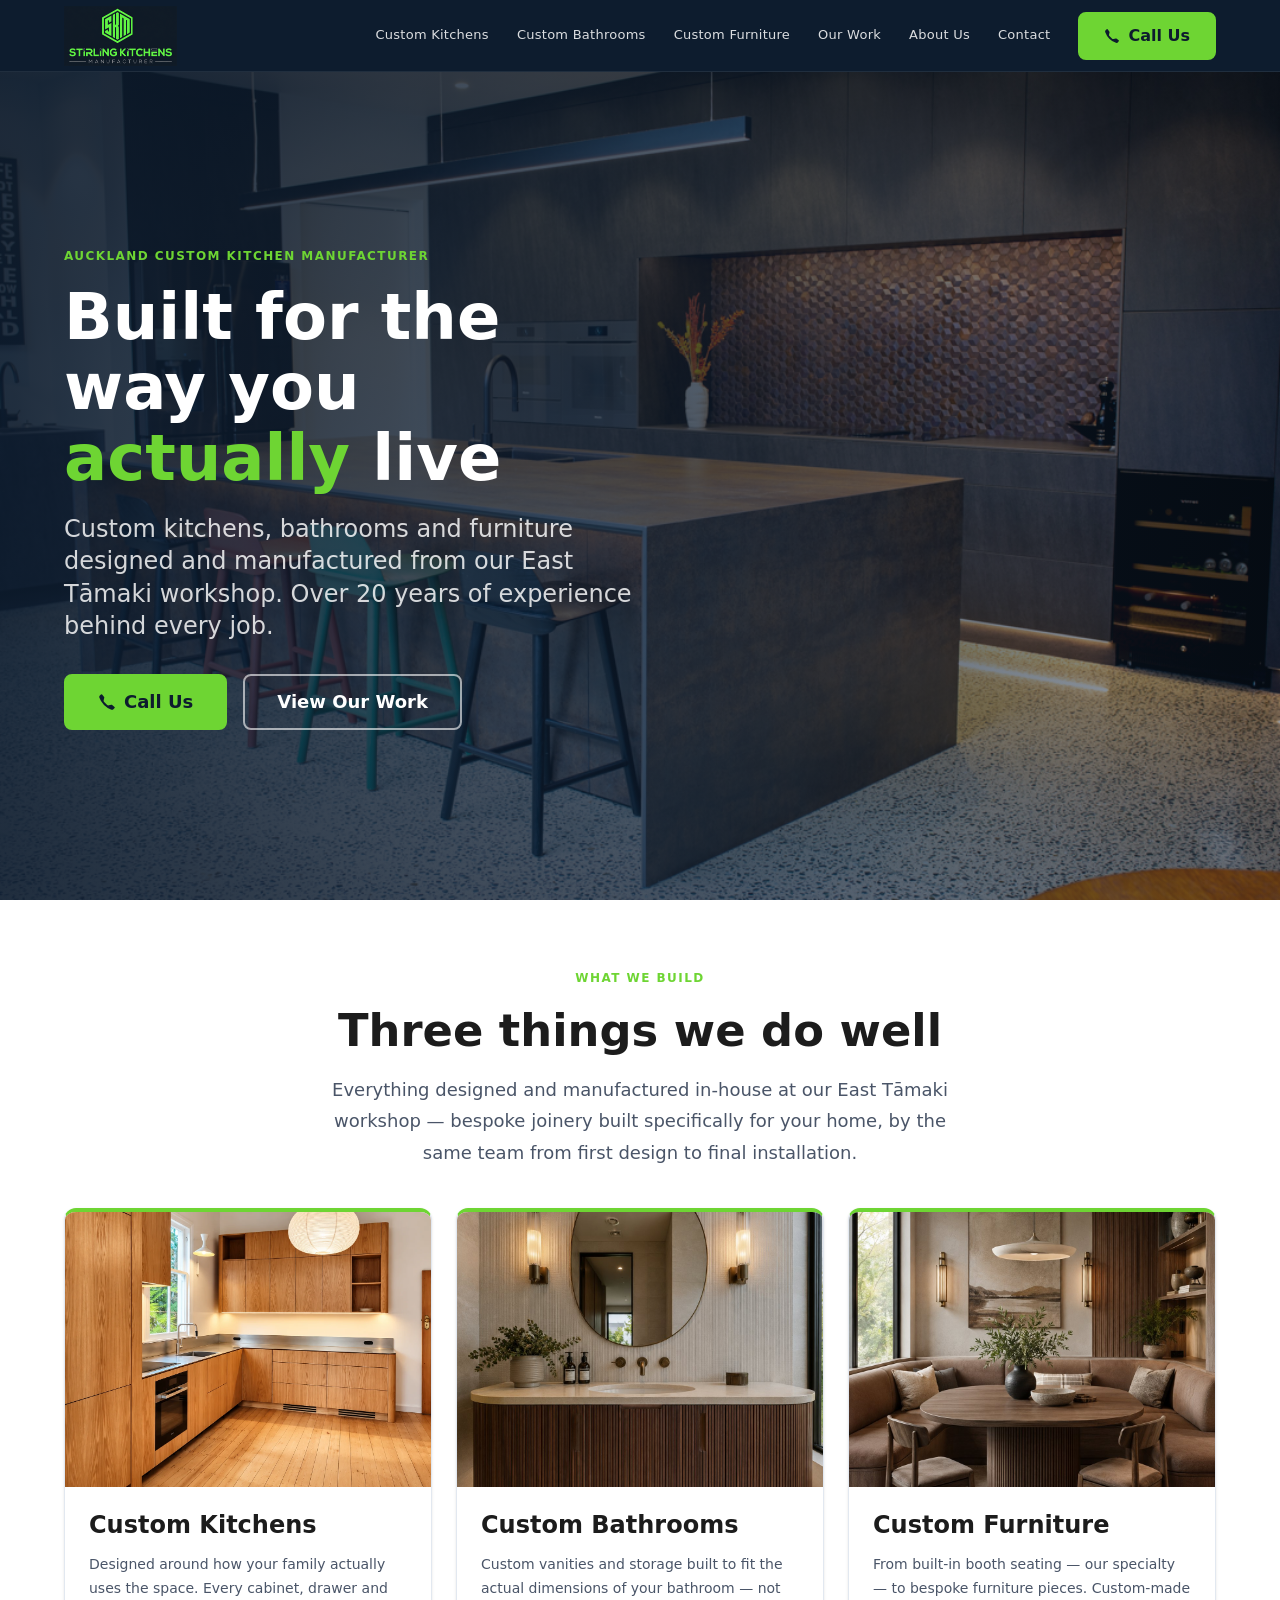
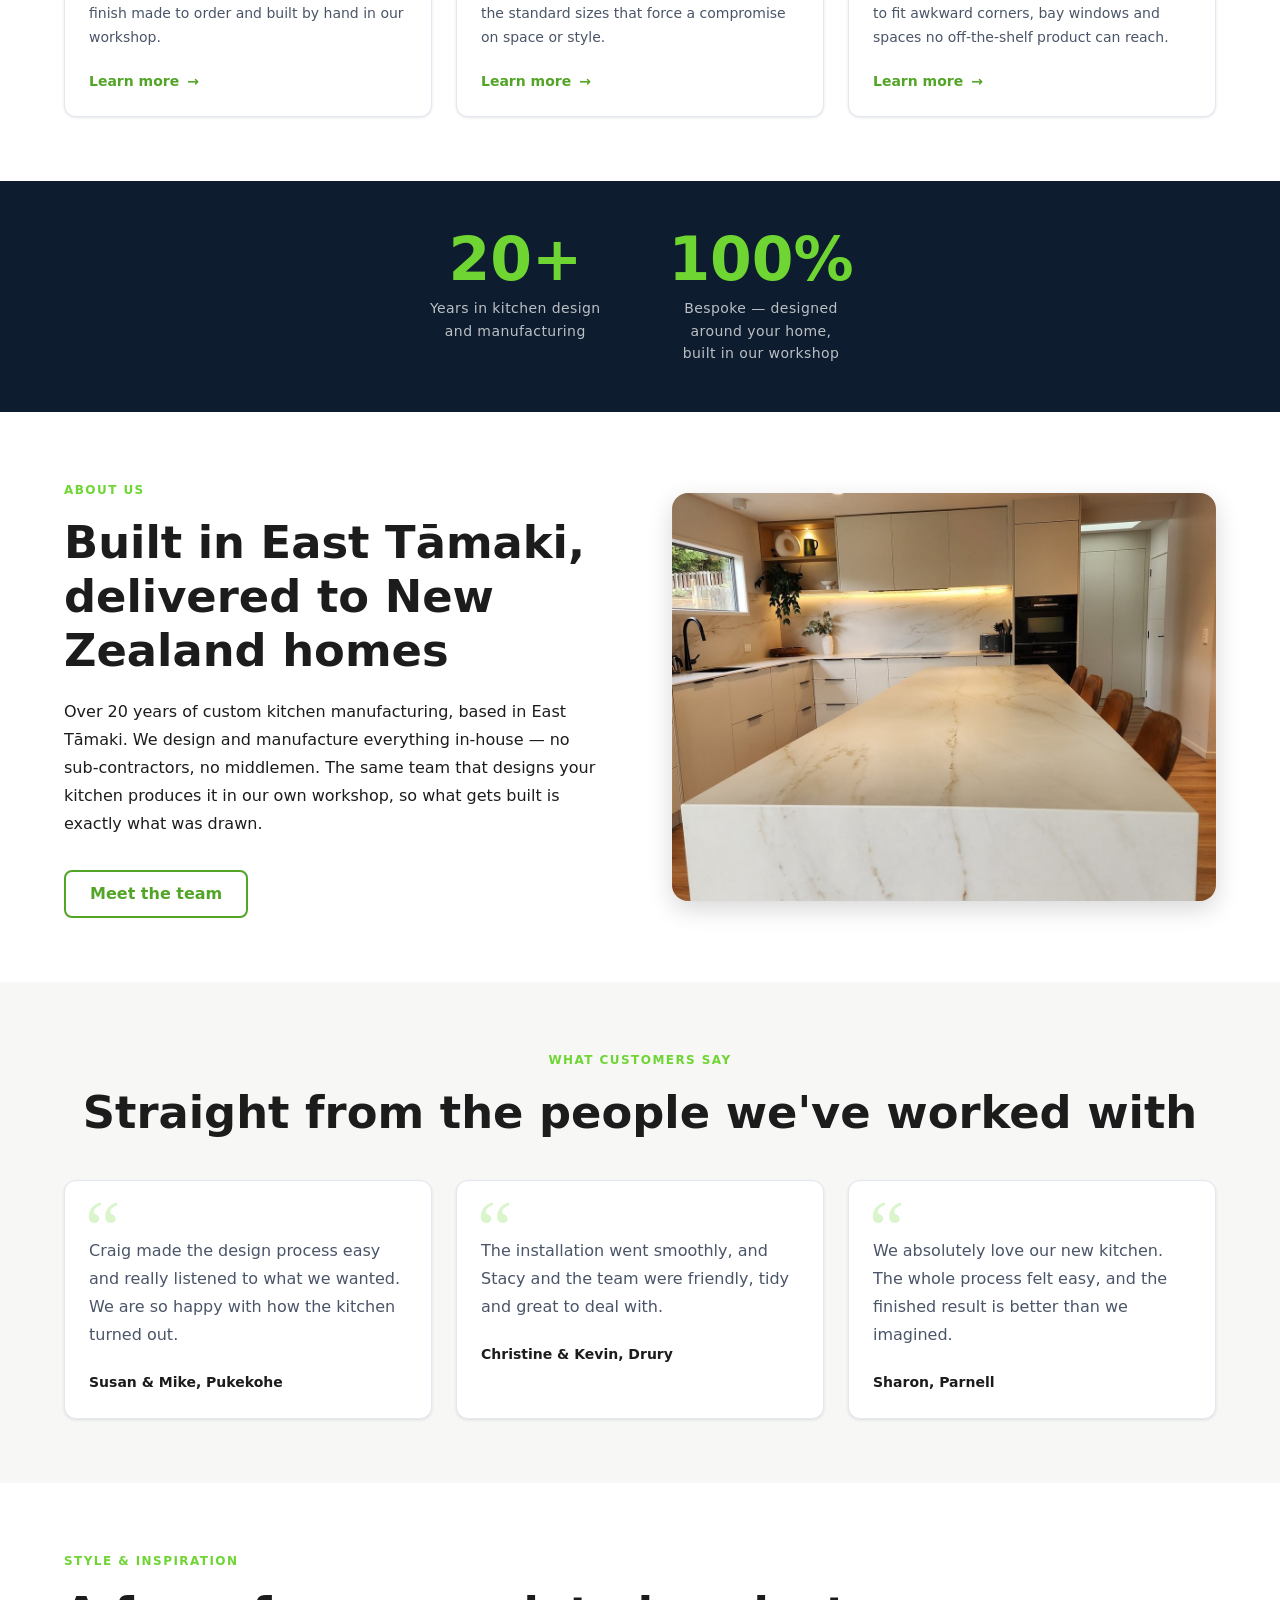
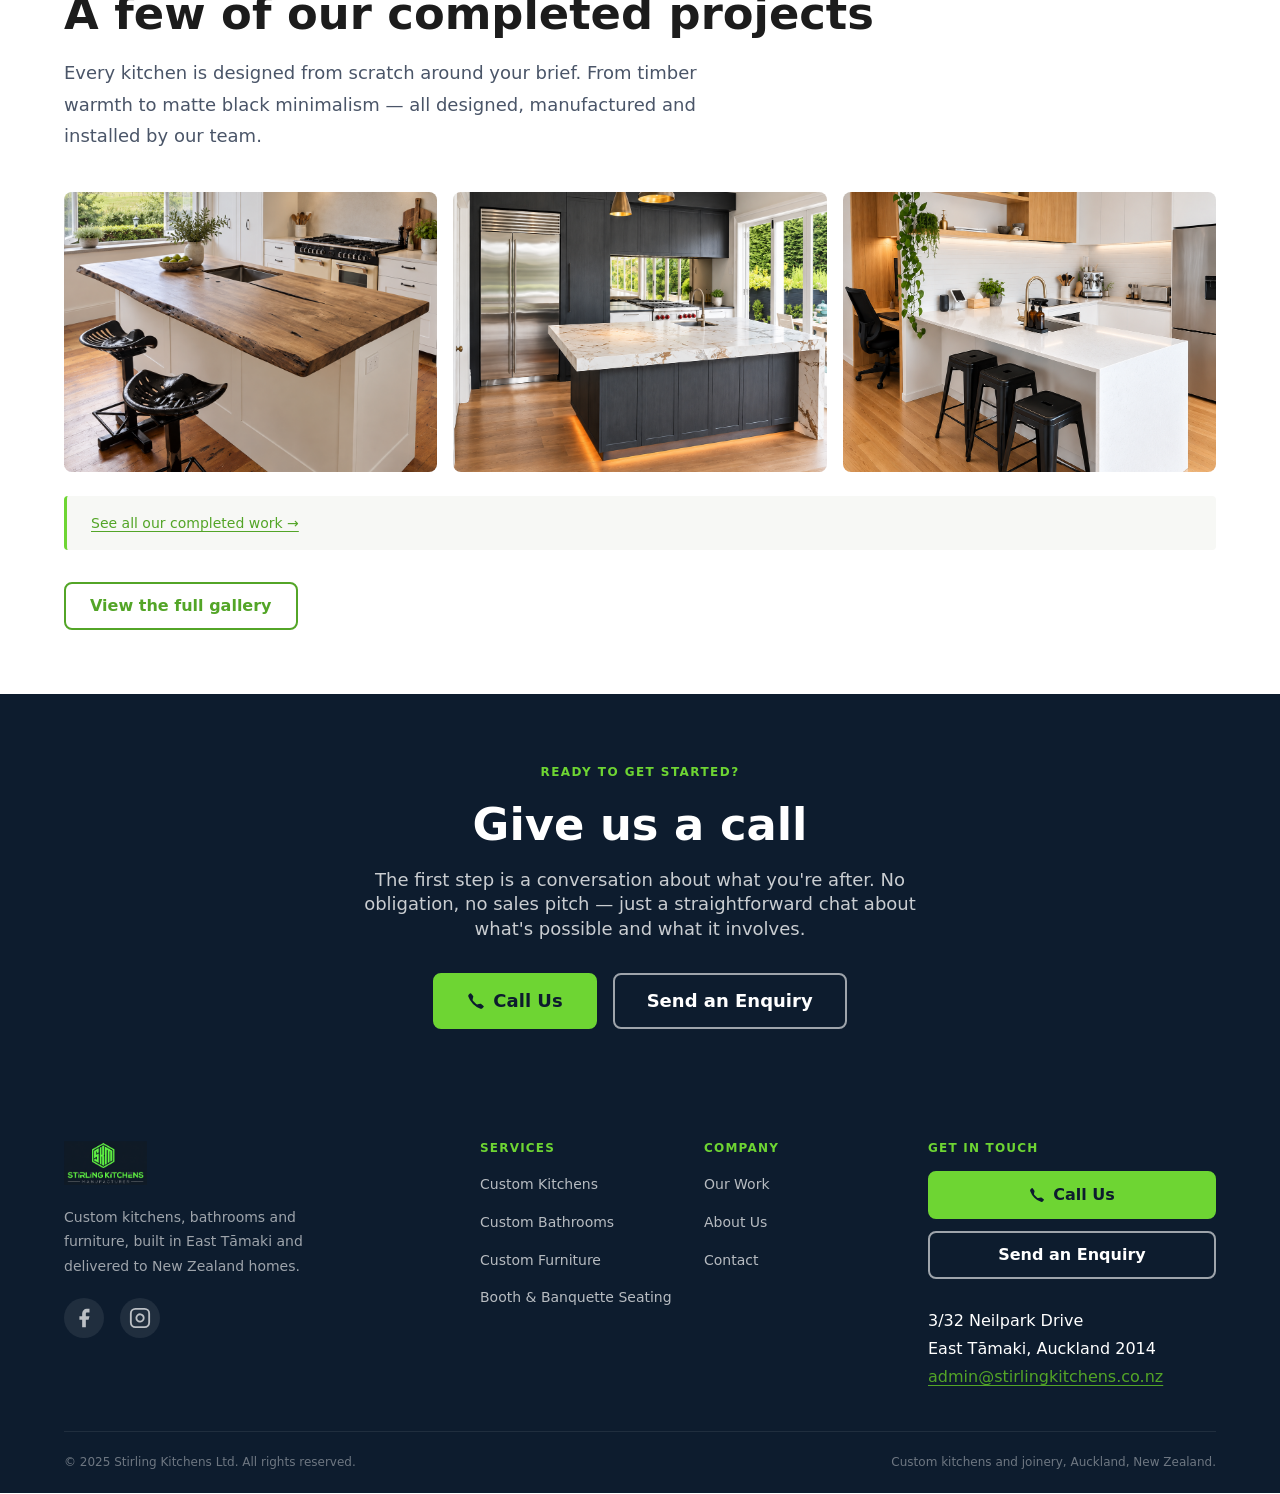
<file: index.html>
﻿<!doctype html>
<html lang="en-NZ">
<head>
  <meta charset="UTF-8">
  <meta name="viewport" content="width=device-width, initial-scale=1.0">
  <title>Stirling Kitchens — Custom Kitchen Manufacturing, Auckland</title>
  <meta name="description" content="Custom kitchens, bathrooms and furniture designed and manufactured in East Tāmaki, Auckland. Over 20 years of experience. Call us on 09 279 8984.">
  <link rel="canonical" href="https://www.stirlingkitchens.co.nz/">
  <meta property="og:title" content="Stirling Kitchens — Custom Kitchen Manufacturing, Auckland">
  <meta property="og:description" content="Auckland's custom kitchen manufacturer for over 20 years. Kitchens, bathroom vanities and bespoke joinery designed and built in our East Tāmaki workshop.">
  <meta property="og:type" content="website">
  <meta property="og:url" content="https://www.stirlingkitchens.co.nz/">
  <meta property="og:image" content="https://www.stirlingkitchens.co.nz/Landscape/grey-lynn-oak-kitchen-full-view.webp">
  <meta property="og:image:width" content="1200">
  <meta property="og:image:alt" content="Custom kitchen by Stirling Kitchens — oak cabinetry with stainless steel benchtop">
  <link rel="stylesheet" href="assets/css/tokens.css">
  <link rel="stylesheet" href="assets/css/base.css">
  <link rel="stylesheet" href="assets/css/components.css">
  <link rel="icon" type="image/png" href="assets/stirling-kitchens-favicon.png">
  <link rel="apple-touch-icon" href="assets/stirling-kitchens-favicon.png">
  <script type="application/ld+json">
  {
    "@context": "https://schema.org",
    "@graph": [
      {
        "@type": ["LocalBusiness", "HomeAndConstructionBusiness"],
        "@id": "https://www.stirlingkitchens.co.nz/#business",
        "name": "Stirling Kitchens Ltd",
        "description": "Custom kitchen design and manufacturing for Auckland homeowners. Specialists in kitchen renovations, new builds, custom bathroom vanities and bespoke joinery. Based in East Tāmaki, Auckland. Over 20 years of experience.",
        "url": "https://www.stirlingkitchens.co.nz",
        "telephone": "+6492798984",
        "email": "admin@stirlingkitchens.co.nz",
        "address": {
          "@type": "PostalAddress",
          "streetAddress": "3/32 Neilpark Drive",
          "addressLocality": "East Tāmaki",
          "addressRegion": "Auckland",
          "postalCode": "2014",
          "addressCountry": "NZ"
        },
        "areaServed": [
          {"@type": "City", "name": "Auckland"},
          {"@type": "AdministrativeArea", "name": "Auckland Region"}
        ],
        "hasOfferCatalog": {
          "@type": "OfferCatalog",
          "name": "Custom Kitchen & Joinery Services",
          "itemListElement": [
            {"@type": "Offer", "itemOffered": {"@type": "Service", "name": "Custom Kitchen Design and Manufacturing"}},
            {"@type": "Offer", "itemOffered": {"@type": "Service", "name": "Kitchen Renovation Auckland"}},
            {"@type": "Offer", "itemOffered": {"@type": "Service", "name": "Custom Bathroom Vanities"}},
            {"@type": "Offer", "itemOffered": {"@type": "Service", "name": "Custom Furniture and Joinery"}}
          ]
        }
      },
      {
        "@type": "WebSite",
        "@id": "https://www.stirlingkitchens.co.nz/#website",
        "url": "https://www.stirlingkitchens.co.nz",
        "name": "Stirling Kitchens"
      }
    ]
  }
  </script>
</head>
<body>
  <a href="#main" class="skip-link">Skip to main content</a>

  <header class="site-header">
    <div class="container header-inner">
      <a href="index.html" class="logo-link" aria-label="Stirling Kitchens — home">
        <img src="assets/stirling-kitchens-logo-skm.png" alt="Stirling Kitchens" class="site-logo" width="208" height="111">
      </a>
      <nav class="main-nav" aria-label="Main navigation">
        <button class="nav-toggle" aria-expanded="false" aria-controls="nav-list" aria-label="Open navigation menu">
          <svg class="icon-open" xmlns="http://www.w3.org/2000/svg" width="20" height="20" fill="none" viewBox="0 0 24 24" stroke="currentColor" stroke-width="2" aria-hidden="true"><line x1="3" y1="6" x2="21" y2="6"/><line x1="3" y1="12" x2="21" y2="12"/><line x1="3" y1="18" x2="21" y2="18"/></svg>
          <svg class="icon-close" xmlns="http://www.w3.org/2000/svg" width="20" height="20" fill="none" viewBox="0 0 24 24" stroke="currentColor" stroke-width="2" aria-hidden="true"><line x1="18" y1="6" x2="6" y2="18"/><line x1="6" y1="6" x2="18" y2="18"/></svg>
        </button>
        <ul class="nav-list" id="nav-list">
          <li><a href="custom-kitchens.html">Custom Kitchens</a></li>
          <li><a href="custom-bathrooms.html">Custom Bathrooms</a></li>
          <li><a href="custom-furniture.html">Custom Furniture</a></li>
          <li><a href="our-work.html">Our Work</a></li>
          <li><a href="about.html">About Us</a></li>
          <li><a href="contact.html">Contact</a></li>
        </ul>
      </nav>
      <a href="tel:+6492798984" class="btn btn-primary header-cta" aria-label="Call Stirling Kitchens on 09 279 8984">
        <svg xmlns="http://www.w3.org/2000/svg" width="16" height="16" fill="currentColor" viewBox="0 0 16 16" aria-hidden="true"><path d="M3.654 1.328a.678.678 0 0 0-1.015-.063L1.605 2.3c-.483.484-.661 1.169-.45 1.77a17.568 17.568 0 0 0 4.168 6.608 17.569 17.569 0 0 0 6.608 4.168c.601.211 1.286.033 1.77-.45l1.034-1.034a.678.678 0 0 0-.063-1.015l-2.307-1.794a.678.678 0 0 0-.58-.122l-2.19.547a1.745 1.745 0 0 1-1.657-.459L5.482 8.062a1.745 1.745 0 0 1-.46-1.657l.548-2.19a.678.678 0 0 0-.122-.58L3.654 1.328z"/></svg>
        <span class="header-cta__label">Call Us</span>
      </a>
    </div>
  </header>

  <main id="main">

    <!-- Hero -->
    <section class="hero" aria-label="Welcome">
      <img src="AI%20kitchen%20images%20Image/park%20island%20image%202.jpg"
           alt="Stirling Kitchens completed project — custom kitchen with large island bench"
           class="hero-bg"
           fetchpriority="high">
      <div class="hero-overlay" aria-hidden="true"></div>
      <div class="container hero-inner">
        <div class="hero-content">
          <span class="section-label">Auckland custom kitchen manufacturer</span>
          <h1>Built for the way you <em>actually</em> live</h1>
          <p class="hero-subhead">Custom kitchens, bathrooms and furniture designed and manufactured from our East Tāmaki workshop. Over 20 years of experience behind every job.</p>
          <div class="hero-ctas">
            <a href="tel:+6492798984" class="btn btn-primary btn-lg">
              <svg xmlns="http://www.w3.org/2000/svg" width="18" height="18" fill="currentColor" viewBox="0 0 16 16" aria-hidden="true"><path d="M3.654 1.328a.678.678 0 0 0-1.015-.063L1.605 2.3c-.483.484-.661 1.169-.45 1.77a17.568 17.568 0 0 0 4.168 6.608 17.569 17.569 0 0 0 6.608 4.168c.601.211 1.286.033 1.77-.45l1.034-1.034a.678.678 0 0 0-.063-1.015l-2.307-1.794a.678.678 0 0 0-.58-.122l-2.19.547a1.745 1.745 0 0 1-1.657-.459L5.482 8.062a1.745 1.745 0 0 1-.46-1.657l.548-2.19a.678.678 0 0 0-.122-.58L3.654 1.328z"/></svg>
              Call Us
            </a>
            <a href="our-work.html" class="btn btn-ghost btn-lg">View Our Work</a>
          </div>
        </div>
      </div>
    </section>

    <!-- Services -->
    <section class="section" aria-labelledby="services-heading">
      <div class="container">
        <div class="section-header section-header--center">
          <span class="section-label">What we build</span>
          <h2 id="services-heading">Three things we do well</h2>
          <p>Everything designed and manufactured in-house at our East Tāmaki workshop — bespoke joinery built specifically for your home, by the same team from first design to final installation.</p>
        </div>
        <div class="services-grid">
          <a href="custom-kitchens.html" class="service-card">
            <img src="Landscape/grey-lynn-oak-kitchen-full-view.webp"
                 alt="Completed Stirling Kitchens project: Grey Lynn oak kitchen with stainless steel benchtops"
                 class="service-card__img"
                 loading="lazy">
            <div class="service-card__body">
              <h3 class="service-card__title">Custom Kitchens</h3>
              <p class="service-card__text">Designed around how your family actually uses the space. Every cabinet, drawer and finish made to order and built by hand in our workshop.</p>
              <span class="service-card__cta">Learn more</span>
            </div>
          </a>
          <a href="custom-bathrooms.html" class="service-card">
            <img src="Bathroom%20Images/bathroom-vanity-fluted-walnut-round-mirror.jpg"
                 alt="Bathroom style reference: fluted walnut vanity with round mirror"
                 class="service-card__img"
                 width="800" height="600"
                 loading="lazy">
            <div class="service-card__body">
              <h3 class="service-card__title">Custom Bathrooms</h3>
              <p class="service-card__text">Custom vanities and storage built to fit the actual dimensions of your bathroom — not the standard sizes that force a compromise on space or style.</p>
              <span class="service-card__cta">Learn more</span>
            </div>
          </a>
          <a href="custom-furniture.html" class="service-card">
            <img src="Booth%20Seating%20Images/booth-seating-curved-walnut-banquette-round-table.jpg"
                 alt="Custom furniture reference: curved walnut banquette seating with round table"
                 class="service-card__img"
                 width="800" height="600"
                 loading="lazy">
            <div class="service-card__body">
              <h3 class="service-card__title">Custom Furniture</h3>
              <p class="service-card__text">From built-in booth seating — our specialty — to bespoke furniture pieces. Custom-made to fit awkward corners, bay windows and spaces no off-the-shelf product can reach.</p>
              <span class="service-card__cta">Learn more</span>
            </div>
          </a>
        </div>
      </div>
    </section>

    <!-- Stats -->
    <div class="stats-strip" aria-label="Experience credentials">
      <div class="container">
        <div class="stats-grid">
          <div class="stat">
            <div class="stat__number">20+</div>
            <div class="stat__label">Years in kitchen design and manufacturing</div>
          </div>
          <div class="stat">
            <div class="stat__number">100%</div>
            <div class="stat__label">Bespoke — designed around your home, built in our workshop</div>
          </div>
        </div>
      </div>
    </div>

    <!-- About blurb -->
    <section class="section" aria-labelledby="about-heading">
      <div class="container">
        <div class="about-blurb">
          <div class="about-blurb__text">
            <span class="section-label">About us</span>
            <h2 id="about-heading">Built in East Tāmaki, delivered to New Zealand homes</h2>
            <p>Over 20 years of custom kitchen manufacturing, based in East Tāmaki. We design and manufacture everything in-house — no sub-contractors, no middlemen. The same team that designs your kitchen produces it in our own workshop, so what gets built is exactly what was drawn.</p>
            <a href="about.html" class="btn btn-secondary">Meet the team</a>
          </div>
          <div class="about-blurb__image">
            <img src="AI%20kitchen%20images%20Image/Donaldson-10.jpg"
                 alt="Completed Stirling Kitchens project: open-plan kitchen with marble island bench"
                 width="800" height="600"
                 loading="lazy">
          </div>
        </div>
      </div>
    </section>

    <!-- Testimonials -->
    <section class="section section--light" aria-labelledby="testimonials-heading">
      <div class="container">
        <div class="section-header section-header--center">
          <span class="section-label">What customers say</span>
          <h2 id="testimonials-heading">Straight from the people we've worked with</h2>
        </div>
        <div class="testimonials-grid">
          <div class="testimonial-card">
            <blockquote>Craig made the design process easy and really listened to what we wanted. We are so happy with how the kitchen turned out.</blockquote>
            <cite>Susan &amp; Mike, Pukekohe</cite>
          </div>
          <div class="testimonial-card">
            <blockquote>The installation went smoothly, and Stacy and the team were friendly, tidy and great to deal with.</blockquote>
            <cite>Christine &amp; Kevin, Drury</cite>
          </div>
          <div class="testimonial-card">
            <blockquote>We absolutely love our new kitchen. The whole process felt easy, and the finished result is better than we imagined.</blockquote>
            <cite>Sharon, Parnell</cite>
          </div>
        </div>
      </div>
    </section>

    <!-- Gallery preview -->
    <section class="section" aria-labelledby="gallery-preview-heading">
      <div class="container">
        <div class="section-header">
          <span class="section-label">Style &amp; inspiration</span>
          <h2 id="gallery-preview-heading">A few of our completed projects</h2>
          <p>Every kitchen is designed from scratch around your brief. From timber warmth to matte black minimalism — all designed, manufactured and installed by our team.</p>
        </div>
        <div class="gallery-grid">
          <figure class="gallery-item">
            <img src="Portrait/clevedon-live-edge-island-tractor-stools.png"
                 alt="Clevedon kitchen — live-edge timber island with tractor-seat stools and cream range cooker"
                 loading="lazy">
          </figure>
          <figure class="gallery-item">
            <img src="Portrait/remuera-charcoal-cabinetry-brass-pendants.png"
                 alt="Remuera kitchen — charcoal flat-panel cabinetry with brass pendant lighting"
                 loading="lazy">
          </figure>
          <figure class="gallery-item">
            <img src="Portrait/botany-modern-white-kitchen-island.png"
                 alt="Botany kitchen — modern white handleless cabinetry with island bench"
                 loading="lazy">
          </figure>
        </div>
        <div class="gallery-note">
          <a href="our-work.html">See all our completed work →</a>
        </div>
        <div style="margin-top: 2rem;">
          <a href="our-work.html" class="btn btn-secondary">View the full gallery</a>
        </div>
      </div>
    </section>

    <!-- CTA block -->
    <section class="cta-block" aria-labelledby="cta-heading">
      <div class="container">
        <span class="section-label">Ready to get started?</span>
        <h2 id="cta-heading">Give us a call</h2>
        <p>The first step is a conversation about what you're after. No obligation, no sales pitch — just a straightforward chat about what's possible and what it involves.</p>
        <div class="cta-block__actions">
          <a href="tel:+6492798984" class="btn btn-primary btn-lg">
            <svg xmlns="http://www.w3.org/2000/svg" width="18" height="18" fill="currentColor" viewBox="0 0 16 16" aria-hidden="true"><path d="M3.654 1.328a.678.678 0 0 0-1.015-.063L1.605 2.3c-.483.484-.661 1.169-.45 1.77a17.568 17.568 0 0 0 4.168 6.608 17.569 17.569 0 0 0 6.608 4.168c.601.211 1.286.033 1.77-.45l1.034-1.034a.678.678 0 0 0-.063-1.015l-2.307-1.794a.678.678 0 0 0-.58-.122l-2.19.547a1.745 1.745 0 0 1-1.657-.459L5.482 8.062a1.745 1.745 0 0 1-.46-1.657l.548-2.19a.678.678 0 0 0-.122-.58L3.654 1.328z"/></svg>
            Call Us
          </a>
          <a href="contact.html" class="btn btn-ghost btn-lg">Send an Enquiry</a>
        </div>
      </div>
    </section>

  </main>

  <footer class="site-footer">
    <div class="container">
      <div class="footer-grid">
        <div class="footer-brand">
          <img src="assets/stirling-kitchens-logo-skm.png" alt="Stirling Kitchens" class="site-logo" width="160" height="140">
          <p>Custom kitchens, bathrooms and furniture, built in East Tāmaki and delivered to New Zealand homes.</p>
          <div class="footer-social" aria-label="Follow us on social media">
            <a href="https://www.facebook.com/Stirlingkitchens/" class="footer-social__link" target="_blank" rel="noopener noreferrer" aria-label="Stirling Kitchens on Facebook">
              <svg xmlns="http://www.w3.org/2000/svg" width="22" height="22" fill="currentColor" viewBox="0 0 24 24" aria-hidden="true"><path d="M18 2h-3a5 5 0 0 0-5 5v3H7v4h3v8h4v-8h3l1-4h-4V7a1 1 0 0 1 1-1h3z"/></svg>
            </a>
            <a href="https://www.instagram.com/stirlingkitchens/" class="footer-social__link" target="_blank" rel="noopener noreferrer" aria-label="Stirling Kitchens on Instagram">
              <svg xmlns="http://www.w3.org/2000/svg" width="22" height="22" fill="none" stroke="currentColor" stroke-width="2" viewBox="0 0 24 24" aria-hidden="true"><rect x="2" y="2" width="20" height="20" rx="5" ry="5"/><path d="M16 11.37A4 4 0 1 1 12.63 8 4 4 0 0 1 16 11.37z"/><line x1="17.5" y1="6.5" x2="17.51" y2="6.5"/></svg>
            </a>
          </div>
        </div>
        <div class="footer-nav">
          <h3>Services</h3>
          <ul>
            <li><a href="custom-kitchens.html">Custom Kitchens</a></li>
            <li><a href="custom-bathrooms.html">Custom Bathrooms</a></li>
            <li><a href="custom-furniture.html">Custom Furniture</a></li>
            <li><a href="booth-seating.html">Booth &amp; Banquette Seating</a></li>
          </ul>
        </div>
        <div class="footer-nav">
          <h3>Company</h3>
          <ul>
            <li><a href="our-work.html">Our Work</a></li>
            <li><a href="about.html">About Us</a></li>
            <li><a href="contact.html">Contact</a></li>
          </ul>
        </div>
        <div class="footer-cta">
          <h3>Get in Touch</h3>
          <a href="tel:+6492798984" class="btn btn-primary">
            <svg xmlns="http://www.w3.org/2000/svg" width="16" height="16" fill="currentColor" viewBox="0 0 16 16" aria-hidden="true"><path d="M3.654 1.328a.678.678 0 0 0-1.015-.063L1.605 2.3c-.483.484-.661 1.169-.45 1.77a17.568 17.568 0 0 0 4.168 6.608 17.569 17.569 0 0 0 6.608 4.168c.601.211 1.286.033 1.77-.45l1.034-1.034a.678.678 0 0 0-.063-1.015l-2.307-1.794a.678.678 0 0 0-.58-.122l-2.19.547a1.745 1.745 0 0 1-1.657-.459L5.482 8.062a1.745 1.745 0 0 1-.46-1.657l.548-2.19a.678.678 0 0 0-.122-.58L3.654 1.328z"/></svg>
            Call Us
          </a>
          <a href="contact.html" class="btn btn-ghost">Send an Enquiry</a>
          <address style="margin-top: 1rem;">
            <p>3/32 Neilpark Drive<br>East Tāmaki, Auckland 2014</p>
            <p><a href="mailto:admin@stirlingkitchens.co.nz">admin@stirlingkitchens.co.nz</a></p>
          </address>
        </div>
      </div>
      <div class="footer-bottom">
        <p>&copy; 2025 Stirling Kitchens Ltd. All rights reserved.</p>
        <p>Custom kitchens and joinery, Auckland, New Zealand.</p>
      </div>
    </div>
  </footer>

  <script src="assets/js/main.js"></script>
</body>
</html>
</file>
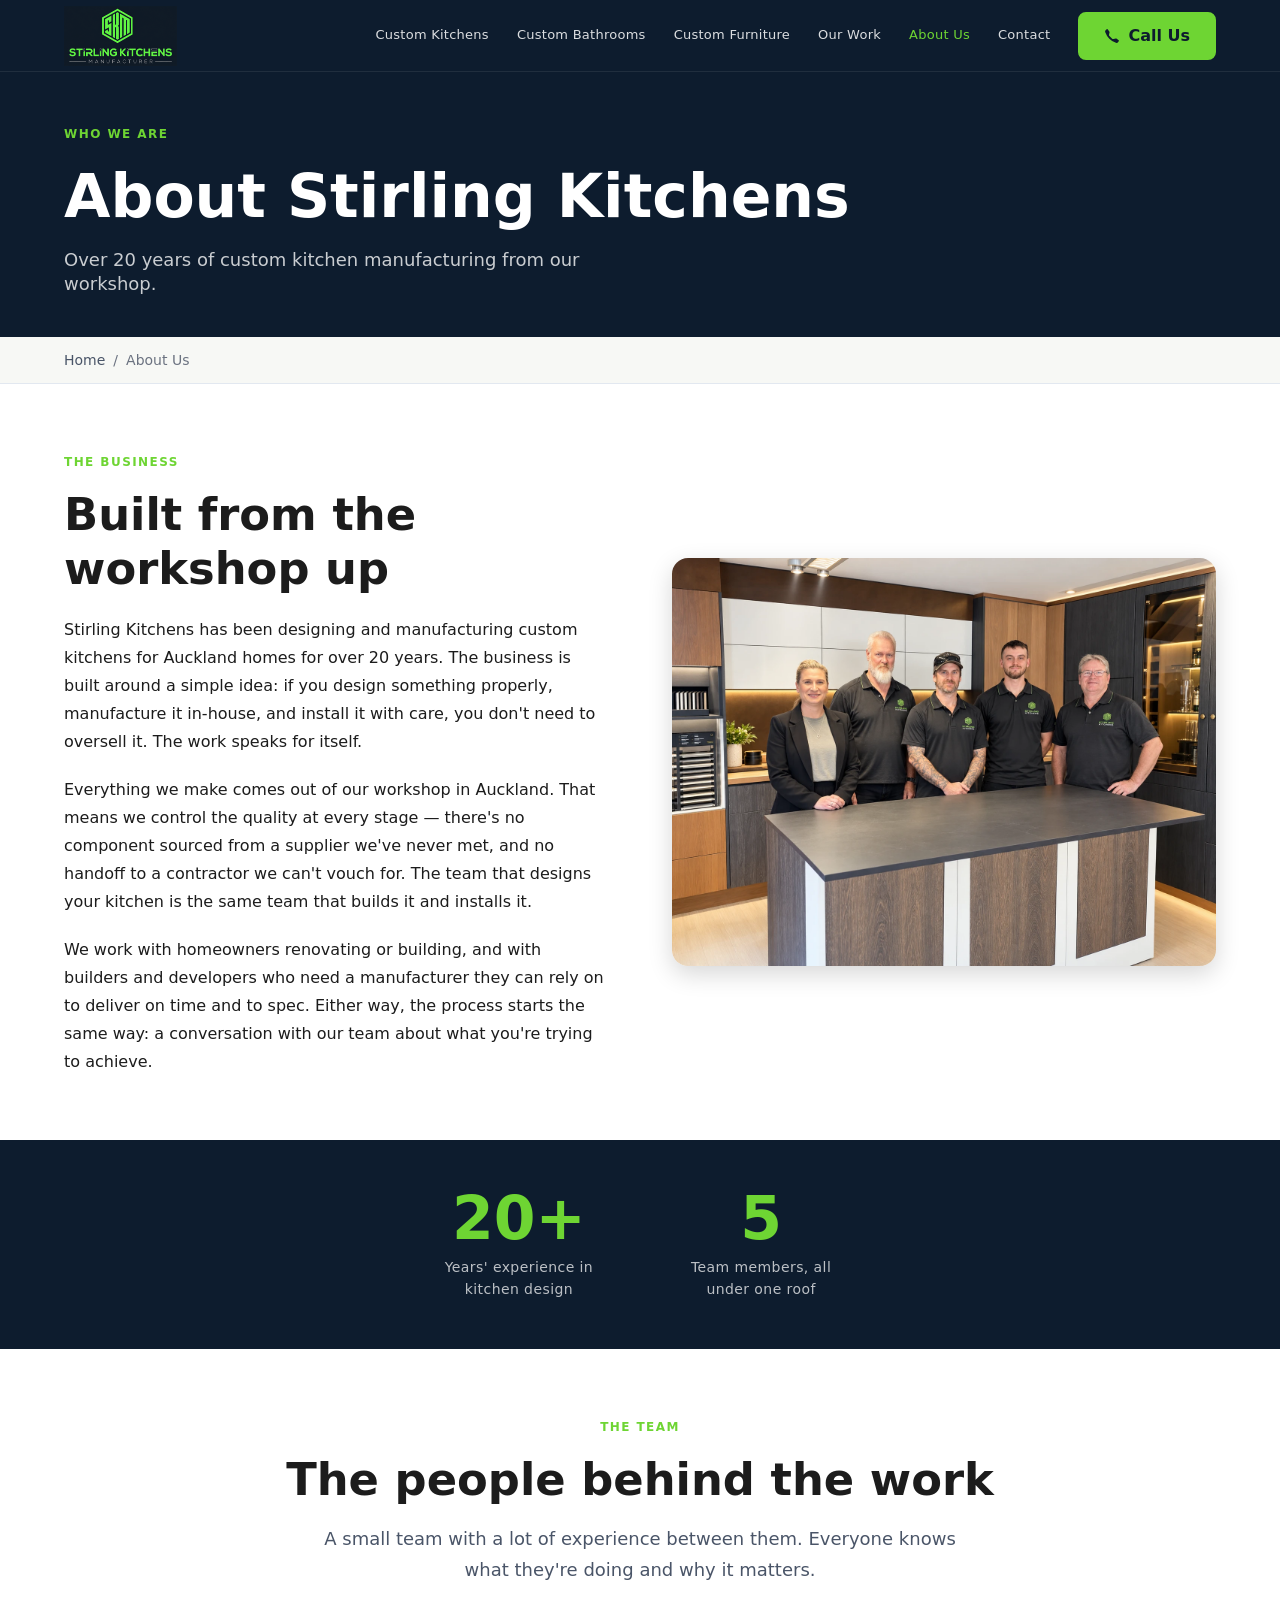
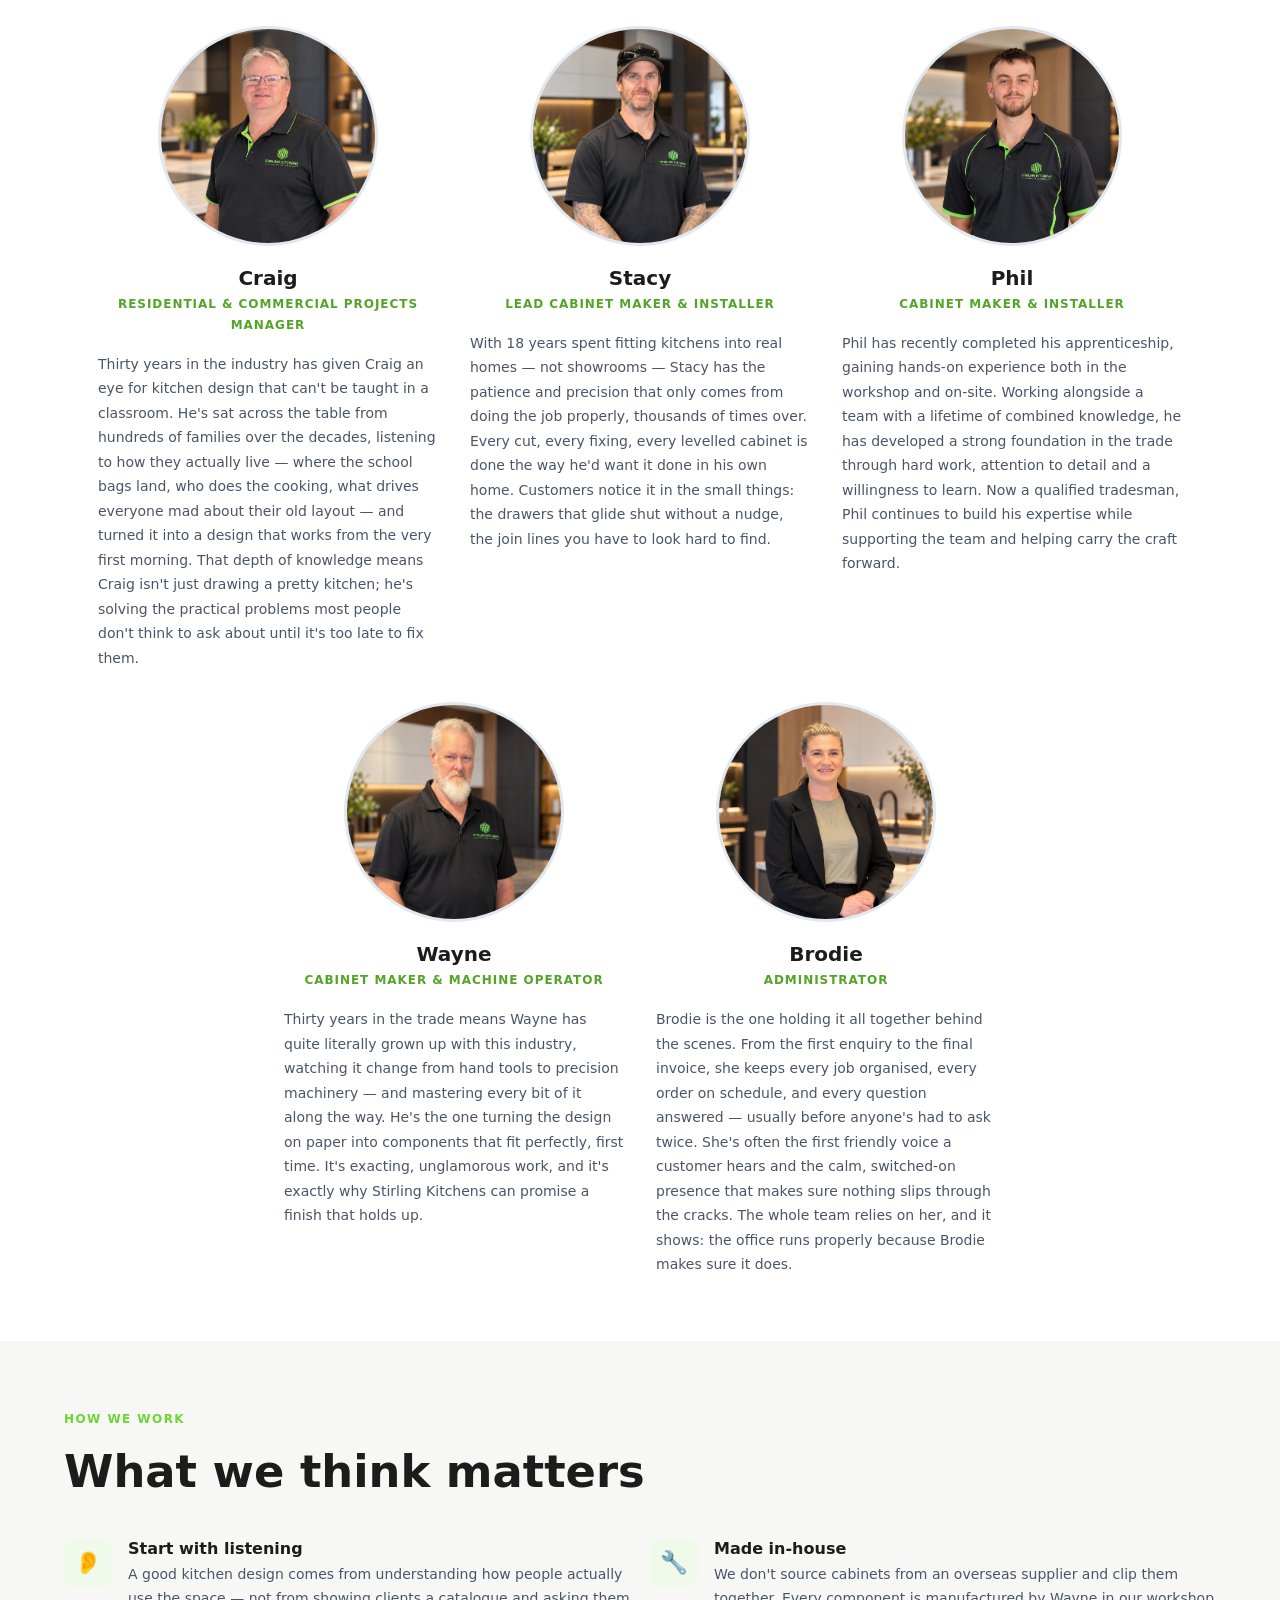
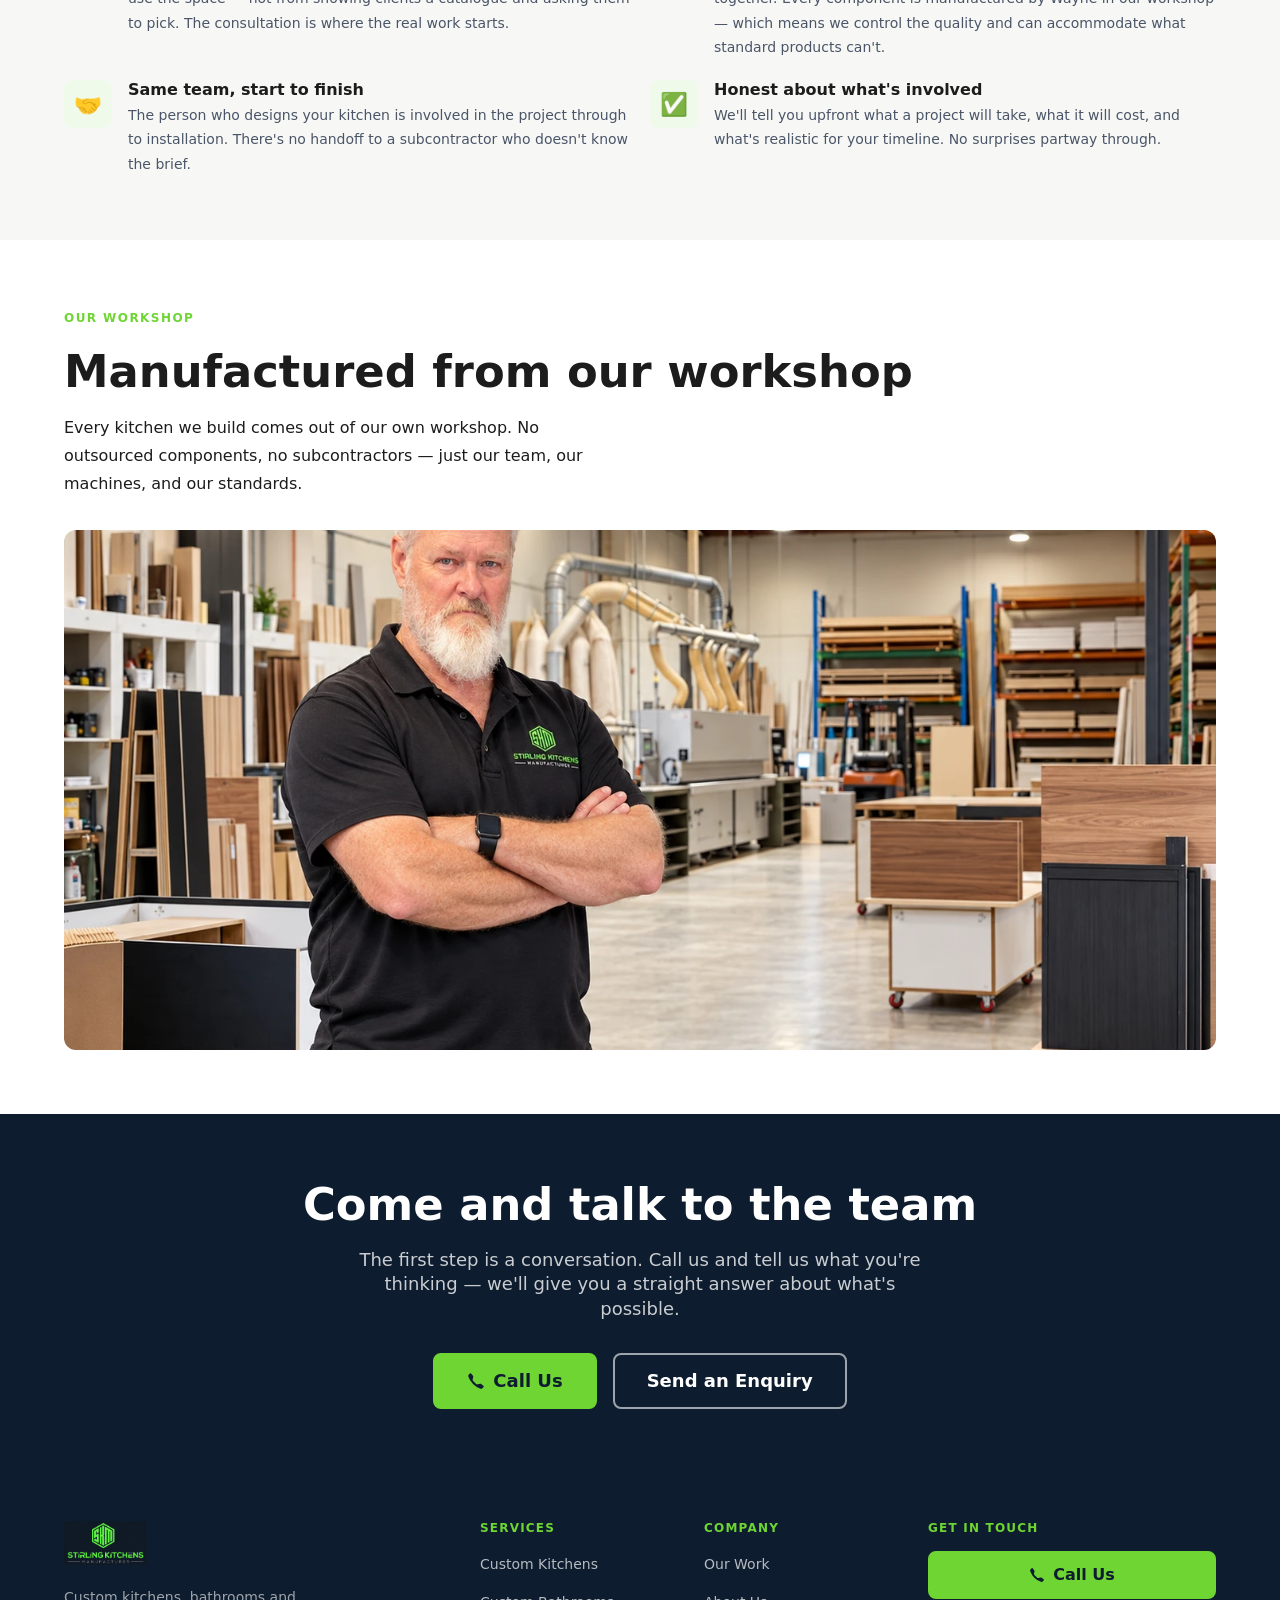
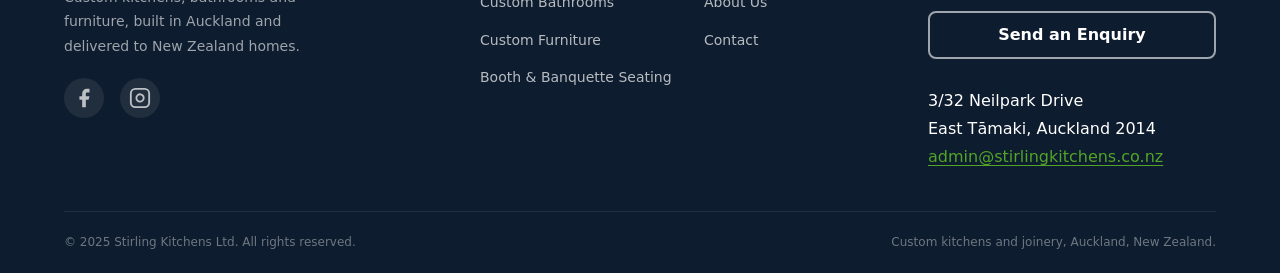
<file: about.html>
﻿<!doctype html>
<html lang="en-NZ">
<head>
  <meta charset="UTF-8">
  <meta name="viewport" content="width=device-width, initial-scale=1.0">
  <title>About Stirling Kitchens | Custom Kitchen Manufacturer, Auckland</title>
  <meta name="description" content="Auckland's custom kitchen manufacturer for over 20 years. We design and manufacture kitchens, bathroom vanities and bespoke joinery from our workshop. Call 09 279 8984.">
  <link rel="canonical" href="https://www.stirlingkitchens.co.nz/about.html">
  <meta property="og:title" content="About Stirling Kitchens | Custom Kitchen Manufacturer, Auckland">
  <meta property="og:description" content="Over 20 years manufacturing custom kitchens, bathroom vanities and joinery in Auckland. The same team designs your kitchen and installs it — no sub-contractors.">
  <meta property="og:type" content="website">
  <meta property="og:image" content="https://www.stirlingkitchens.co.nz/Landscape/grey-lynn-oak-kitchen-full-view.webp">
  <meta property="og:image:width" content="1200">
  <meta property="og:image:alt" content="Custom kitchen by Stirling Kitchens — oak cabinetry with stainless steel benchtop">
  <link rel="stylesheet" href="assets/css/tokens.css">
  <link rel="stylesheet" href="assets/css/base.css">
  <link rel="stylesheet" href="assets/css/components.css">
  <link rel="icon" type="image/png" href="assets/stirling-kitchens-favicon.png">
  <link rel="apple-touch-icon" href="assets/stirling-kitchens-favicon.png">
  <style>
    .about-intro-grid {
      display: grid;
      gap: var(--sp-10);
      max-width: var(--max-w-text);
    }
    .about-intro-grid p + p { margin-top: var(--sp-5); }
  </style>
  <script type="application/ld+json">
  {
    "@context": "https://schema.org",
    "@graph": [
      {
        "@type": ["LocalBusiness", "HomeAndConstructionBusiness"],
        "@id": "https://www.stirlingkitchens.co.nz/#business",
        "name": "Stirling Kitchens Ltd",
        "description": "Custom kitchen manufacturer based in Auckland. Specialists in kitchen renovations, new builds, custom bathroom vanities and bespoke joinery. Over 20 years of experience.",
        "url": "https://www.stirlingkitchens.co.nz",
        "telephone": "+6492798984",
        "email": "admin@stirlingkitchens.co.nz",
        "address": {
          "@type": "PostalAddress",
          "streetAddress": "3/32 Neilpark Drive",
          "addressLocality": "East Tāmaki",
          "addressRegion": "Auckland",
          "postalCode": "2014",
          "addressCountry": "NZ"
        },
        "areaServed": [
          {"@type": "City", "name": "Auckland"},
          {"@type": "AdministrativeArea", "name": "Auckland Region"}
        ],
        "employee": [
          {"@type": "Person", "name": "Craig", "jobTitle": "Residential & Commercial Projects Manager"},
          {"@type": "Person", "name": "Stacy", "jobTitle": "Lead Cabinet Maker & Installer"},
          {"@type": "Person", "name": "Wayne", "jobTitle": "Cabinet Maker & Machine Operator"},
          {"@type": "Person", "name": "Phil", "jobTitle": "Cabinet Maker & Installer"}
        ]
      },
      {
        "@type": "BreadcrumbList",
        "itemListElement": [
          {"@type": "ListItem", "position": 1, "name": "Home", "item": "https://www.stirlingkitchens.co.nz/"},
          {"@type": "ListItem", "position": 2, "name": "About Us", "item": "https://www.stirlingkitchens.co.nz/about.html"}
        ]
      }
    ]
  }
  </script>
</head>
<body>
  <a href="#main" class="skip-link">Skip to main content</a>

  <header class="site-header">
    <div class="container header-inner">
      <a href="index.html" class="logo-link" aria-label="Stirling Kitchens — home">
        <img src="assets/stirling-kitchens-logo-skm.png" alt="Stirling Kitchens" class="site-logo" width="208" height="111">
      </a>
      <nav class="main-nav" aria-label="Main navigation">
        <button class="nav-toggle" aria-expanded="false" aria-controls="nav-list" aria-label="Open navigation menu">
          <svg class="icon-open" xmlns="http://www.w3.org/2000/svg" width="20" height="20" fill="none" viewBox="0 0 24 24" stroke="currentColor" stroke-width="2" aria-hidden="true"><line x1="3" y1="6" x2="21" y2="6"/><line x1="3" y1="12" x2="21" y2="12"/><line x1="3" y1="18" x2="21" y2="18"/></svg>
          <svg class="icon-close" xmlns="http://www.w3.org/2000/svg" width="20" height="20" fill="none" viewBox="0 0 24 24" stroke="currentColor" stroke-width="2" aria-hidden="true"><line x1="18" y1="6" x2="6" y2="18"/><line x1="6" y1="6" x2="18" y2="18"/></svg>
        </button>
        <ul class="nav-list" id="nav-list">
          <li><a href="custom-kitchens.html">Custom Kitchens</a></li>
          <li><a href="custom-bathrooms.html">Custom Bathrooms</a></li>
          <li><a href="custom-furniture.html">Custom Furniture</a></li>
          <li><a href="our-work.html">Our Work</a></li>
          <li><a href="about.html" aria-current="page">About Us</a></li>
          <li><a href="contact.html">Contact</a></li>
        </ul>
      </nav>
      <a href="tel:+6492798984" class="btn btn-primary header-cta" aria-label="Call Stirling Kitchens on 09 279 8984">
        <svg xmlns="http://www.w3.org/2000/svg" width="16" height="16" fill="currentColor" viewBox="0 0 16 16" aria-hidden="true"><path d="M3.654 1.328a.678.678 0 0 0-1.015-.063L1.605 2.3c-.483.484-.661 1.169-.45 1.77a17.568 17.568 0 0 0 4.168 6.608 17.569 17.569 0 0 0 6.608 4.168c.601.211 1.286.033 1.77-.45l1.034-1.034a.678.678 0 0 0-.063-1.015l-2.307-1.794a.678.678 0 0 0-.58-.122l-2.19.547a1.745 1.745 0 0 1-1.657-.459L5.482 8.062a1.745 1.745 0 0 1-.46-1.657l.548-2.19a.678.678 0 0 0-.122-.58L3.654 1.328z"/></svg>
        <span class="header-cta__label">Call Us</span>
      </a>
    </div>
  </header>

  <main id="main">

    <!-- Page hero -->
    <section class="page-hero" aria-labelledby="page-heading">
      <div class="container">
        <span class="section-label">Who we are</span>
        <h1 id="page-heading">About Stirling Kitchens</h1>
        <p>Over 20 years of custom kitchen manufacturing from our workshop.</p>
      </div>
    </section>

    <!-- Breadcrumb -->
    <nav class="breadcrumb" aria-label="Breadcrumb">
      <div class="container">
        <ol>
          <li><a href="index.html">Home</a></li>
          <li aria-current="page">About Us</li>
        </ol>
      </div>
    </nav>

    <!-- Company intro -->
    <section class="section" aria-labelledby="company-heading">
      <div class="container">
        <div class="about-blurb">
          <div class="about-blurb__text">
            <span class="section-label">The business</span>
            <h2 id="company-heading" style="margin-bottom: 1.25rem;">Built from the workshop up</h2>
            <p>Stirling Kitchens has been designing and manufacturing custom kitchens for Auckland homes for over 20 years. The business is built around a simple idea: if you design something properly, manufacture it in-house, and install it with care, you don't need to oversell it. The work speaks for itself.</p>
            <p>Everything we make comes out of our workshop in Auckland. That means we control the quality at every stage — there's no component sourced from a supplier we've never met, and no handoff to a contractor we can't vouch for. The team that designs your kitchen is the same team that builds it and installs it.</p>
            <p>We work with homeowners renovating or building, and with builders and developers who need a manufacturer they can rely on to deliver on time and to spec. Either way, the process starts the same way: a conversation with our team about what you're trying to achieve.</p>
          </div>
          <div class="about-blurb__image">
            <img src="assets/team/team-group.webp"
                 alt="The Stirling Kitchens team in the our workshop"
                 width="800" height="600"
                 loading="lazy">
          </div>
        </div>
      </div>
    </section>

    <!-- Stats -->
    <div class="stats-strip" aria-label="Team credentials">
      <div class="container">
        <div class="stats-grid">
          <div class="stat">
            <div class="stat__number">20+</div>
            <div class="stat__label">Years' experience in kitchen design</div>
          </div>
          <div class="stat">
            <div class="stat__number">5</div>
            <div class="stat__label">Team members, all under one roof</div>
          </div>
        </div>
      </div>
    </div>

    <!-- Team -->
    <section class="section" aria-labelledby="team-heading">
      <div class="container">
        <div class="section-header section-header--center">
          <span class="section-label">The team</span>
          <h2 id="team-heading">The people behind the work</h2>
          <p>A small team with a lot of experience between them. Everyone knows what they're doing and why it matters.</p>
        </div>

        <div class="team-grid">
          <article class="team-card">
            <div class="team-photo">
              <img src="assets/team/team-craig.webp" alt="Craig, Residential &amp; Commercial Projects Manager at Stirling Kitchens" loading="lazy">
            </div>
            <h3 class="team-card__name">Craig</h3>
            <p class="team-card__role">Residential &amp; Commercial Projects Manager</p>
            <p class="team-card__bio">Thirty years in the industry has given Craig an eye for kitchen design that can't be taught in a classroom. He's sat across the table from hundreds of families over the decades, listening to how they actually live — where the school bags land, who does the cooking, what drives everyone mad about their old layout — and turned it into a design that works from the very first morning. That depth of knowledge means Craig isn't just drawing a pretty kitchen; he's solving the practical problems most people don't think to ask about until it's too late to fix them.</p>
          </article>

          <article class="team-card">
            <div class="team-photo">
              <img src="assets/team/team-stacy.webp" alt="Stacy, Lead Cabinet Maker &amp; Installer at Stirling Kitchens" loading="lazy">
            </div>
            <h3 class="team-card__name">Stacy</h3>
            <p class="team-card__role">Lead Cabinet Maker &amp; Installer</p>
            <p class="team-card__bio">With 18 years spent fitting kitchens into real homes — not showrooms — Stacy has the patience and precision that only comes from doing the job properly, thousands of times over. Every cut, every fixing, every levelled cabinet is done the way he'd want it done in his own home. Customers notice it in the small things: the drawers that glide shut without a nudge, the join lines you have to look hard to find.</p>
          </article>

          <article class="team-card">
            <div class="team-photo">
              <img src="assets/team/team-phil.webp" alt="Phil, Cabinet Maker &amp; Installer at Stirling Kitchens" loading="lazy">
            </div>
            <h3 class="team-card__name">Phil</h3>
            <p class="team-card__role">Cabinet Maker &amp; Installer</p>
            <p class="team-card__bio">Phil has recently completed his apprenticeship, gaining hands-on experience both in the workshop and on-site. Working alongside a team with a lifetime of combined knowledge, he has developed a strong foundation in the trade through hard work, attention to detail and a willingness to learn. Now a qualified tradesman, Phil continues to build his expertise while supporting the team and helping carry the craft forward.</p>
          </article>

          <article class="team-card">
            <div class="team-photo">
              <img src="assets/team/team-wayne.webp" alt="Wayne, Cabinet Maker &amp; Machine Operator at Stirling Kitchens" loading="lazy">
            </div>
            <h3 class="team-card__name">Wayne</h3>
            <p class="team-card__role">Cabinet Maker &amp; Machine Operator</p>
            <p class="team-card__bio">Thirty years in the trade means Wayne has quite literally grown up with this industry, watching it change from hand tools to precision machinery — and mastering every bit of it along the way. He's the one turning the design on paper into components that fit perfectly, first time. It's exacting, unglamorous work, and it's exactly why Stirling Kitchens can promise a finish that holds up.</p>
          </article>

          <article class="team-card">
            <div class="team-photo">
              <img src="assets/team/team-brodie.webp" alt="Brodie, Administrator at Stirling Kitchens" loading="lazy">
            </div>
            <h3 class="team-card__name">Brodie</h3>
            <p class="team-card__role">Administrator</p>
            <p class="team-card__bio">Brodie is the one holding it all together behind the scenes. From the first enquiry to the final invoice, she keeps every job organised, every order on schedule, and every question answered — usually before anyone's had to ask twice. She's often the first friendly voice a customer hears and the calm, switched-on presence that makes sure nothing slips through the cracks. The whole team relies on her, and it shows: the office runs properly because Brodie makes sure it does.</p>
          </article>
        </div>
      </div>
    </section>

    <!-- Why us -->
    <section class="section section--light" aria-labelledby="why-heading">
      <div class="container">
        <div class="section-header">
          <span class="section-label">How we work</span>
          <h2 id="why-heading">What we think matters</h2>
        </div>
        <div class="booth-features">
          <div class="booth-feature">
            <div class="booth-feature__icon" aria-hidden="true">👂</div>
            <div class="booth-feature__content">
              <h3>Start with listening</h3>
              <p>A good kitchen design comes from understanding how people actually use the space — not from showing clients a catalogue and asking them to pick. The consultation is where the real work starts.</p>
            </div>
          </div>
          <div class="booth-feature">
            <div class="booth-feature__icon" aria-hidden="true">🔧</div>
            <div class="booth-feature__content">
              <h3>Made in-house</h3>
              <p>We don't source cabinets from an overseas supplier and clip them together. Every component is manufactured by Wayne in our workshop — which means we control the quality and can accommodate what standard products can't.</p>
            </div>
          </div>
          <div class="booth-feature">
            <div class="booth-feature__icon" aria-hidden="true">🤝</div>
            <div class="booth-feature__content">
              <h3>Same team, start to finish</h3>
              <p>The person who designs your kitchen is involved in the project through to installation. There's no handoff to a subcontractor who doesn't know the brief.</p>
            </div>
          </div>
          <div class="booth-feature">
            <div class="booth-feature__icon" aria-hidden="true">✅</div>
            <div class="booth-feature__content">
              <h3>Honest about what's involved</h3>
              <p>We'll tell you upfront what a project will take, what it will cost, and what's realistic for your timeline. No surprises partway through.</p>
            </div>
          </div>
        </div>
      </div>
    </section>

    <!-- Workshop -->
    <section class="section" aria-labelledby="workshop-heading">
      <div class="container">
        <span class="section-label">Our workshop</span>
        <h2 id="workshop-heading" style="margin-bottom: 1rem;">Manufactured from our workshop</h2>
        <p style="max-width: 52ch; margin-bottom: 2rem;">Every kitchen we build comes out of our own workshop. No outsourced components, no subcontractors — just our team, our machines, and our standards.</p>
        <img src="assets/stirling-kitchens-workshop.webp"
             alt="Stirling Kitchens workshop floor — cabinetry in production"
             style="width: 100%; max-height: 520px; object-fit: cover; border-radius: var(--radius-lg, 0.75rem);"
             loading="lazy">
      </div>
    </section>

    <!-- CTA -->
    <section class="cta-block" aria-labelledby="cta-heading">
      <div class="container">
        <h2 id="cta-heading">Come and talk to the team</h2>
        <p>The first step is a conversation. Call us and tell us what you're thinking — we'll give you a straight answer about what's possible.</p>
        <div class="cta-block__actions">
          <a href="tel:+6492798984" class="btn btn-primary btn-lg">
            <svg xmlns="http://www.w3.org/2000/svg" width="18" height="18" fill="currentColor" viewBox="0 0 16 16" aria-hidden="true"><path d="M3.654 1.328a.678.678 0 0 0-1.015-.063L1.605 2.3c-.483.484-.661 1.169-.45 1.77a17.568 17.568 0 0 0 4.168 6.608 17.569 17.569 0 0 0 6.608 4.168c.601.211 1.286.033 1.77-.45l1.034-1.034a.678.678 0 0 0-.063-1.015l-2.307-1.794a.678.678 0 0 0-.58-.122l-2.19.547a1.745 1.745 0 0 1-1.657-.459L5.482 8.062a1.745 1.745 0 0 1-.46-1.657l.548-2.19a.678.678 0 0 0-.122-.58L3.654 1.328z"/></svg>
            Call Us
          </a>
          <a href="contact.html" class="btn btn-ghost btn-lg">Send an Enquiry</a>
        </div>
      </div>
    </section>

  </main>

  <footer class="site-footer">
    <div class="container">
      <div class="footer-grid">
        <div class="footer-brand">
          <img src="assets/stirling-kitchens-logo-skm.png" alt="Stirling Kitchens" class="site-logo" width="160" height="140">
          <p>Custom kitchens, bathrooms and furniture, built in Auckland and delivered to New Zealand homes.</p>
          <div class="footer-social" aria-label="Follow us on social media">
            <a href="https://www.facebook.com/Stirlingkitchens/" class="footer-social__link" target="_blank" rel="noopener noreferrer" aria-label="Stirling Kitchens on Facebook">
              <svg xmlns="http://www.w3.org/2000/svg" width="22" height="22" fill="currentColor" viewBox="0 0 24 24" aria-hidden="true"><path d="M18 2h-3a5 5 0 0 0-5 5v3H7v4h3v8h4v-8h3l1-4h-4V7a1 1 0 0 1 1-1h3z"/></svg>
            </a>
            <a href="https://www.instagram.com/stirlingkitchens/" class="footer-social__link" target="_blank" rel="noopener noreferrer" aria-label="Stirling Kitchens on Instagram">
              <svg xmlns="http://www.w3.org/2000/svg" width="22" height="22" fill="none" stroke="currentColor" stroke-width="2" viewBox="0 0 24 24" aria-hidden="true"><rect x="2" y="2" width="20" height="20" rx="5" ry="5"/><path d="M16 11.37A4 4 0 1 1 12.63 8 4 4 0 0 1 16 11.37z"/><line x1="17.5" y1="6.5" x2="17.51" y2="6.5"/></svg>
            </a>
          </div>
        </div>
        <div class="footer-nav">
          <h3>Services</h3>
          <ul>
            <li><a href="custom-kitchens.html">Custom Kitchens</a></li>
            <li><a href="custom-bathrooms.html">Custom Bathrooms</a></li>
            <li><a href="custom-furniture.html">Custom Furniture</a></li>
            <li><a href="booth-seating.html">Booth &amp; Banquette Seating</a></li>
          </ul>
        </div>
        <div class="footer-nav">
          <h3>Company</h3>
          <ul>
            <li><a href="our-work.html">Our Work</a></li>
            <li><a href="about.html">About Us</a></li>
            <li><a href="contact.html">Contact</a></li>
          </ul>
        </div>
        <div class="footer-cta">
          <h3>Get in Touch</h3>
          <a href="tel:+6492798984" class="btn btn-primary">
            <svg xmlns="http://www.w3.org/2000/svg" width="16" height="16" fill="currentColor" viewBox="0 0 16 16" aria-hidden="true"><path d="M3.654 1.328a.678.678 0 0 0-1.015-.063L1.605 2.3c-.483.484-.661 1.169-.45 1.77a17.568 17.568 0 0 0 4.168 6.608 17.569 17.569 0 0 0 6.608 4.168c.601.211 1.286.033 1.77-.45l1.034-1.034a.678.678 0 0 0-.063-1.015l-2.307-1.794a.678.678 0 0 0-.58-.122l-2.19.547a1.745 1.745 0 0 1-1.657-.459L5.482 8.062a1.745 1.745 0 0 1-.46-1.657l.548-2.19a.678.678 0 0 0-.122-.58L3.654 1.328z"/></svg>
            Call Us
          </a>
          <a href="contact.html" class="btn btn-ghost">Send an Enquiry</a>
          <address style="margin-top: 1rem;">
            <p>3/32 Neilpark Drive<br>East Tāmaki, Auckland 2014</p>
            <p><a href="mailto:admin@stirlingkitchens.co.nz">admin@stirlingkitchens.co.nz</a></p>
          </address>
        </div>
      </div>
      <div class="footer-bottom">
        <p>&copy; 2025 Stirling Kitchens Ltd. All rights reserved.</p>
        <p>Custom kitchens and joinery, Auckland, New Zealand.</p>
      </div>
    </div>
  </footer>

  <script src="assets/js/main.js"></script>
</body>
</html>
</file>
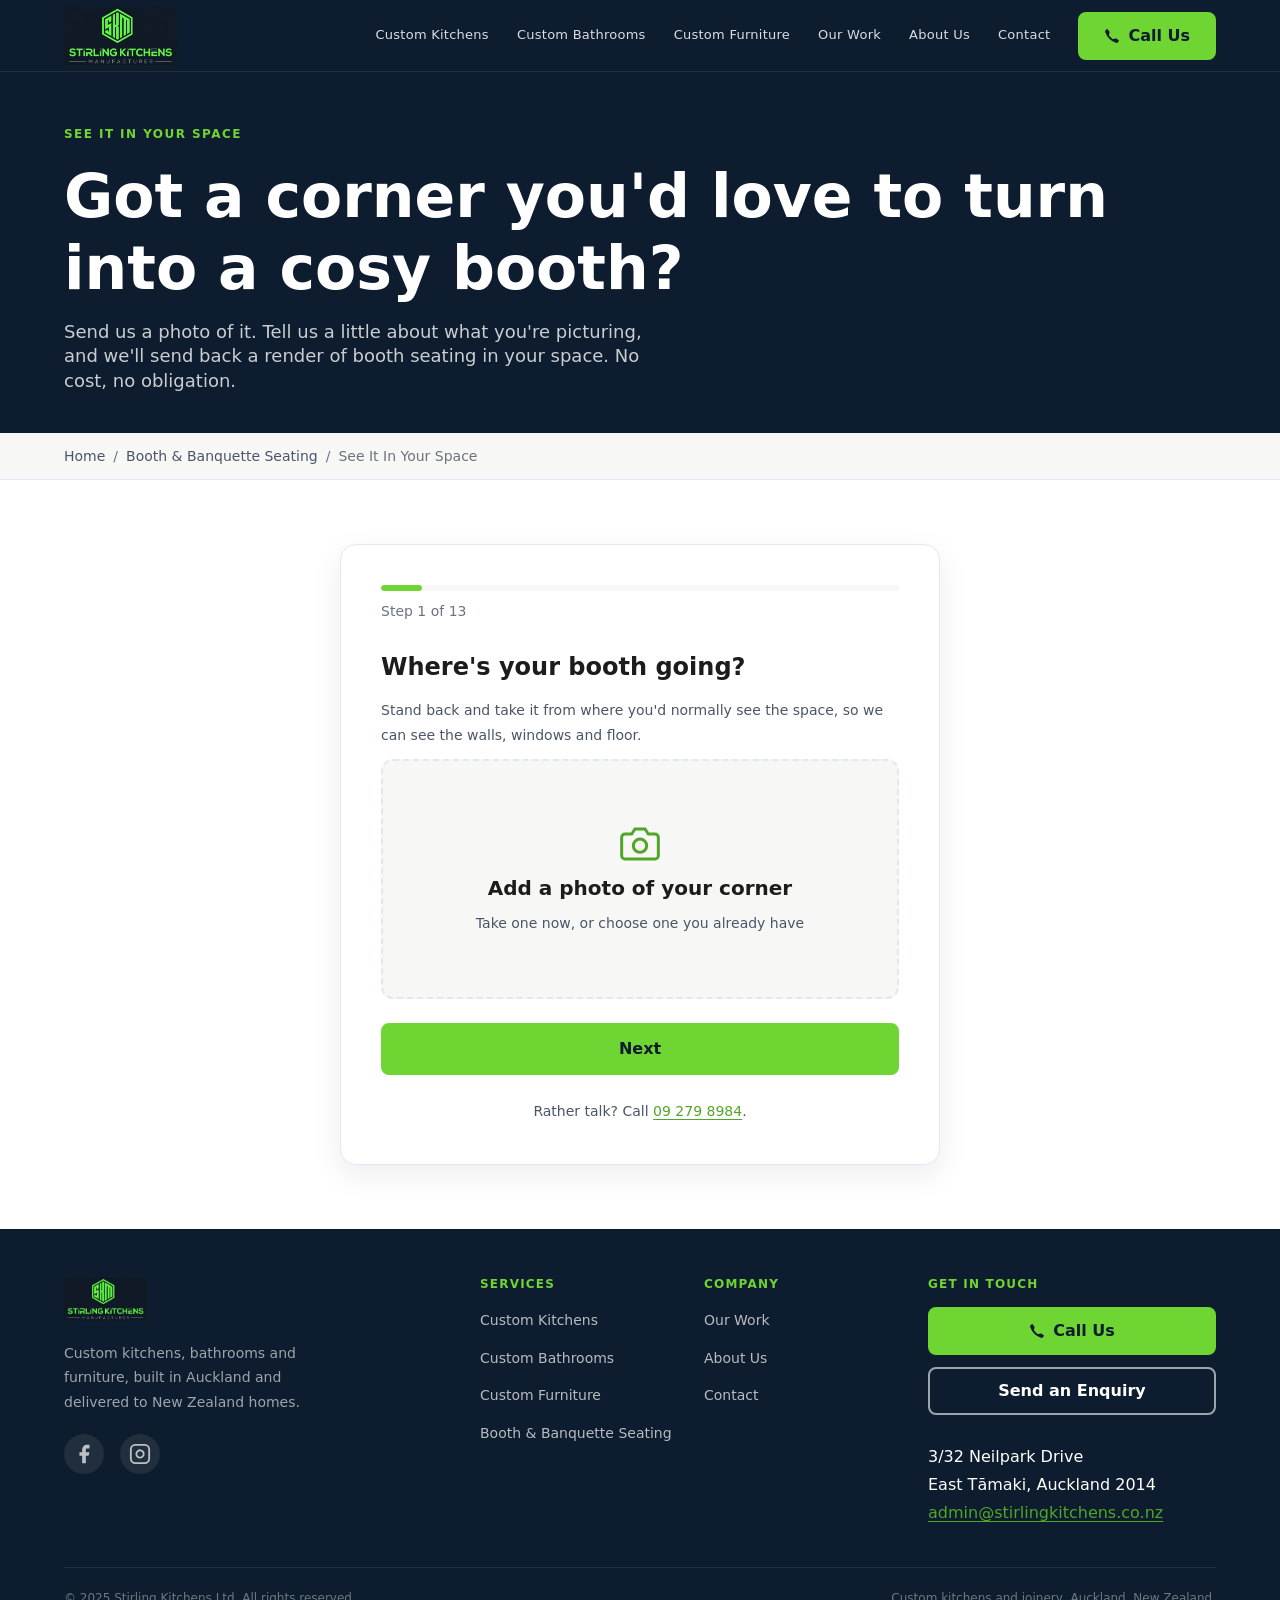
<file: booth-seating-render.html>
<!doctype html>
<html lang="en-NZ">
<head>
  <meta charset="UTF-8">
  <meta name="viewport" content="width=device-width, initial-scale=1.0">
  <title>Free Booth Seating Render of Your Corner | Stirling Kitchens</title>
  <meta name="description" content="Send a photo of the corner or nook you'd like to turn into a cosy booth. Choose a layout, timber and upholstery, and we'll send back a render of booth seating in your space.">
  <link rel="canonical" href="https://www.stirlingkitchens.co.nz/booth-seating-render.html">
  <meta property="og:title" content="See booth seating in your own corner | Stirling Kitchens">
  <meta property="og:description" content="Send a photo of your corner. We'll send back a render of booth seating in your space.">
  <meta property="og:type" content="website">
  <meta property="og:url" content="https://www.stirlingkitchens.co.nz/booth-seating-render.html">
  <meta property="og:image" content="https://www.stirlingkitchens.co.nz/Booth%20Seating%20Images/corner-booth-seating-open-plan-dining-nook.jpg">
  <link rel="stylesheet" href="assets/css/tokens.css">
  <link rel="stylesheet" href="assets/css/base.css">
  <link rel="stylesheet" href="assets/css/components.css">
  <link rel="icon" type="image/png" href="assets/stirling-kitchens-favicon.png">
  <link rel="apple-touch-icon" href="assets/stirling-kitchens-favicon.png">
  <script type="application/ld+json">
  {
    "@context": "https://schema.org",
    "@graph": [
      {
        "@type": "LocalBusiness",
        "@id": "https://www.stirlingkitchens.co.nz/#business",
        "name": "Stirling Kitchens Ltd",
        "url": "https://www.stirlingkitchens.co.nz",
        "telephone": "+6492798984",
        "email": "admin@stirlingkitchens.co.nz",
        "address": {
          "@type": "PostalAddress",
          "streetAddress": "3/32 Neilpark Drive",
          "addressLocality": "East Tāmaki",
          "addressRegion": "Auckland",
          "postalCode": "2014",
          "addressCountry": "NZ"
        }
      },
      {
        "@type": "BreadcrumbList",
        "itemListElement": [
          {"@type": "ListItem", "position": 1, "name": "Home", "item": "https://www.stirlingkitchens.co.nz/"},
          {"@type": "ListItem", "position": 2, "name": "Booth & Banquette Seating", "item": "https://www.stirlingkitchens.co.nz/booth-seating.html"},
          {"@type": "ListItem", "position": 3, "name": "See It In Your Space", "item": "https://www.stirlingkitchens.co.nz/booth-seating-render.html"}
        ]
      }
    ]
  }
  </script>
</head>
<body>
  <a href="#main" class="skip-link">Skip to main content</a>

  <header class="site-header">
    <div class="container header-inner">
      <a href="index.html" class="logo-link" aria-label="Stirling Kitchens — home">
        <img src="assets/stirling-kitchens-logo-skm.png" alt="Stirling Kitchens" class="site-logo" width="208" height="111">
      </a>
      <nav class="main-nav" aria-label="Main navigation">
        <button class="nav-toggle" aria-expanded="false" aria-controls="nav-list" aria-label="Open navigation menu">
          <svg class="icon-open" xmlns="http://www.w3.org/2000/svg" width="20" height="20" fill="none" viewBox="0 0 24 24" stroke="currentColor" stroke-width="2" aria-hidden="true"><line x1="3" y1="6" x2="21" y2="6"/><line x1="3" y1="12" x2="21" y2="12"/><line x1="3" y1="18" x2="21" y2="18"/></svg>
          <svg class="icon-close" xmlns="http://www.w3.org/2000/svg" width="20" height="20" fill="none" viewBox="0 0 24 24" stroke="currentColor" stroke-width="2" aria-hidden="true"><line x1="18" y1="6" x2="6" y2="18"/><line x1="6" y1="6" x2="18" y2="18"/></svg>
        </button>
        <ul class="nav-list" id="nav-list">
          <li><a href="custom-kitchens.html">Custom Kitchens</a></li>
          <li><a href="custom-bathrooms.html">Custom Bathrooms</a></li>
          <li><a href="custom-furniture.html" aria-current="true">Custom Furniture</a></li>
          <li><a href="our-work.html">Our Work</a></li>
          <li><a href="about.html">About Us</a></li>
          <li><a href="contact.html">Contact</a></li>
        </ul>
      </nav>
      <a href="tel:+6492798984" class="btn btn-primary header-cta" aria-label="Call Stirling Kitchens on 09 279 8984">
        <svg xmlns="http://www.w3.org/2000/svg" width="16" height="16" fill="currentColor" viewBox="0 0 16 16" aria-hidden="true"><path d="M3.654 1.328a.678.678 0 0 0-1.015-.063L1.605 2.3c-.483.484-.661 1.169-.45 1.77a17.568 17.568 0 0 0 4.168 6.608 17.569 17.569 0 0 0 6.608 4.168c.601.211 1.286.033 1.77-.45l1.034-1.034a.678.678 0 0 0-.063-1.015l-2.307-1.794a.678.678 0 0 0-.58-.122l-2.19.547a1.745 1.745 0 0 1-1.657-.459L5.482 8.062a1.745 1.745 0 0 1-.46-1.657l.548-2.19a.678.678 0 0 0-.122-.58L3.654 1.328z"/></svg>
        <span class="header-cta__label">Call Us</span>
      </a>
    </div>
  </header>

  <main id="main">

    <!-- Page hero -->
    <section class="page-hero" aria-labelledby="page-heading">
      <div class="container">
        <span class="section-label">See it in your space</span>
        <h1 id="page-heading">Got a corner you'd love to turn into a cosy booth?</h1>
        <p>Send us a photo of it. Tell us a little about what you're picturing, and we'll send back a render of booth seating in your space. No cost, no obligation.</p>
      </div>
    </section>

    <!-- Breadcrumb -->
    <nav class="breadcrumb" aria-label="Breadcrumb">
      <div class="container">
        <ol>
          <li><a href="index.html">Home</a></li>
          <li><a href="booth-seating.html">Booth &amp; Banquette Seating</a></li>
          <li aria-current="page">See It In Your Space</li>
        </ol>
      </div>
    </nav>

    <section class="section" aria-label="Send us your corner">
      <div class="container">
        <form name="booth-render" method="POST" action="thank-you.html" enctype="multipart/form-data" data-netlify="true" netlify-honeypot="bot-field" class="render-form" novalidate>
          <input type="hidden" name="form-name" value="booth-render">
          <input type="hidden" name="render-prompt" value="">
          <input type="hidden" name="send-note" value="">
          <p hidden><label>Don't fill this in: <input name="bot-field" tabindex="-1"></label></p>

          <fieldset class="render-q">
            <legend><span class="render-q__num">1</span> Where's your booth going?</legend>
            <p class="render-q__hint">Stand back and take it from where you'd normally see the space, so we can see the walls, windows and floor.</p>
            <input type="file" id="corner-photo" name="photo" accept="image/*" required class="photo-input">
            <label class="photo-drop" for="corner-photo">
              <img class="photo-drop__preview" alt="" hidden>
              <span class="photo-drop__icon"><svg xmlns="http://www.w3.org/2000/svg" width="40" height="40" fill="none" stroke="currentColor" stroke-width="1.8" viewBox="0 0 24 24" aria-hidden="true"><path d="M23 19a2 2 0 0 1-2 2H3a2 2 0 0 1-2-2V8a2 2 0 0 1 2-2h4l2-3h6l2 3h4a2 2 0 0 1 2 2z"/><circle cx="12" cy="13" r="4"/></svg></span>
              <span class="photo-drop__text">Add a photo of your corner</span>
              <span class="photo-drop__hint">Take one now, or choose one you already have</span>
            </label>
          </fieldset>

          <p class="render-form__optional-note">Everything below is optional. The more you tell us, the closer the render gets. If you're not sure, leave it on "Not sure" and we'll choose what suits the room.</p>

          <fieldset class="render-q">
            <legend><span class="render-q__num">2</span> Layout</legend>
            <div class="chips">
              <label class="chip"><input type="radio" name="layout" value="L-shaped"><span>L-shaped</span></label>
              <label class="chip"><input type="radio" name="layout" value="U-shaped"><span>U-shaped</span></label>
              <label class="chip"><input type="radio" name="layout" value="Curved"><span>Curved</span></label>
              <label class="chip"><input type="radio" name="layout" value="Straight bench"><span>Straight bench</span></label>
              <label class="chip"><input type="radio" name="layout" value="Window seat"><span>Window seat</span></label>
              <label class="chip"><input type="radio" name="layout" value="Built into an island"><span>Built into an island</span></label>
              <label class="chip"><input type="radio" name="layout" value="Not sure" checked><span>Not sure</span></label>
            </div>
          </fieldset>

          <fieldset class="render-q">
            <legend><span class="render-q__num">3</span> Timber colour</legend>
            <p class="render-q__hint">For the base and any visible timber.</p>
            <div class="chips">
              <label class="chip"><input type="radio" name="timber" value="Light oak"><span><i class="swatch" style="--sw: #dcc29a;" aria-hidden="true"></i>Light oak</span></label>
              <label class="chip"><input type="radio" name="timber" value="Natural oak"><span><i class="swatch" style="--sw: #b98a56;" aria-hidden="true"></i>Natural oak</span></label>
              <label class="chip"><input type="radio" name="timber" value="Walnut"><span><i class="swatch" style="--sw: #6b4429;" aria-hidden="true"></i>Walnut</span></label>
              <label class="chip"><input type="radio" name="timber" value="Dark stained"><span><i class="swatch" style="--sw: #2e2621;" aria-hidden="true"></i>Dark stained</span></label>
              <label class="chip"><input type="radio" name="timber" value="Painted white"><span><i class="swatch" style="--sw: #f3f0ea;" aria-hidden="true"></i>Painted white</span></label>
              <label class="chip"><input type="radio" name="timber" value="Painted to match my kitchen"><span><i class="swatch" style="--sw: linear-gradient(135deg, #f3f0ea 0 33%, #9aa98a 33% 66%, #1f2f4d 66%);" aria-hidden="true"></i>Painted to match my kitchen</span></label>
              <label class="chip"><input type="radio" name="timber" value="Not sure" checked><span>Not sure</span></label>
            </div>
          </fieldset>

          <fieldset class="render-q">
            <legend><span class="render-q__num">4</span> Upholstery colour</legend>
            <div class="chips">
              <label class="chip"><input type="radio" name="upholstery_colour" value="Cream"><span><i class="swatch" style="--sw: #ece3d2;" aria-hidden="true"></i>Cream</span></label>
              <label class="chip"><input type="radio" name="upholstery_colour" value="Warm grey"><span><i class="swatch" style="--sw: #a39d94;" aria-hidden="true"></i>Warm grey</span></label>
              <label class="chip"><input type="radio" name="upholstery_colour" value="Charcoal"><span><i class="swatch" style="--sw: #3c3f44;" aria-hidden="true"></i>Charcoal</span></label>
              <label class="chip"><input type="radio" name="upholstery_colour" value="Navy"><span><i class="swatch" style="--sw: #1f2f4d;" aria-hidden="true"></i>Navy</span></label>
              <label class="chip"><input type="radio" name="upholstery_colour" value="Sage green"><span><i class="swatch" style="--sw: #9aa98a;" aria-hidden="true"></i>Sage green</span></label>
              <label class="chip"><input type="radio" name="upholstery_colour" value="Olive"><span><i class="swatch" style="--sw: #6b6f3a;" aria-hidden="true"></i>Olive</span></label>
              <label class="chip"><input type="radio" name="upholstery_colour" value="Terracotta"><span><i class="swatch" style="--sw: #b65a3a;" aria-hidden="true"></i>Terracotta</span></label>
              <label class="chip"><input type="radio" name="upholstery_colour" value="Tan / cognac"><span><i class="swatch" style="--sw: #a8693a;" aria-hidden="true"></i>Tan / cognac</span></label>
              <label class="chip"><input type="radio" name="upholstery_colour" value="Black"><span><i class="swatch" style="--sw: #1b1b1b;" aria-hidden="true"></i>Black</span></label>
              <label class="chip"><input type="radio" name="upholstery_colour" value="Not sure" checked><span>Not sure</span></label>
            </div>
          </fieldset>

          <fieldset class="render-q">
            <legend><span class="render-q__num">5</span> Upholstery type</legend>
            <div class="chips">
              <label class="chip"><input type="radio" name="upholstery_type" value="Soft fabric"><span>Soft fabric</span></label>
              <label class="chip"><input type="radio" name="upholstery_type" value="Bouclé"><span>Bouclé</span></label>
              <label class="chip"><input type="radio" name="upholstery_type" value="Leather"><span>Leather</span></label>
              <label class="chip"><input type="radio" name="upholstery_type" value="Wipe-clean vinyl"><span>Wipe-clean vinyl</span></label>
              <label class="chip"><input type="radio" name="upholstery_type" value="Not sure" checked><span>Not sure</span></label>
            </div>
          </fieldset>

          <fieldset class="render-q">
            <legend><span class="render-q__num">6</span> Seat back style</legend>
            <div class="chips">
              <label class="chip"><input type="radio" name="back_style" value="Plain"><span>Plain</span></label>
              <label class="chip"><input type="radio" name="back_style" value="Fluted / channel lines"><span>Fluted / channel lines</span></label>
              <label class="chip"><input type="radio" name="back_style" value="Buttoned"><span>Buttoned</span></label>
              <label class="chip"><input type="radio" name="back_style" value="Not sure" checked><span>Not sure</span></label>
            </div>
          </fieldset>

          <fieldset class="render-q">
            <legend><span class="render-q__num">7</span> Base &amp; storage</legend>
            <div class="chips">
              <label class="chip"><input type="radio" name="storage" value="Floating"><span>Floating (raised off the floor)</span></label>
              <label class="chip"><input type="radio" name="storage" value="Drawers"><span>Drawers</span></label>
              <label class="chip"><input type="radio" name="storage" value="Lift-up seat"><span>Lift-up seat</span></label>
              <label class="chip"><input type="radio" name="storage" value="Solid base, no storage"><span>Solid base, no storage</span></label>
              <label class="chip"><input type="radio" name="storage" value="Not sure" checked><span>Not sure</span></label>
            </div>
          </fieldset>

          <fieldset class="render-q">
            <legend><span class="render-q__num">8</span> Table</legend>
            <div class="chips">
              <label class="chip"><input type="radio" name="table" value="Round"><span>Round</span></label>
              <label class="chip"><input type="radio" name="table" value="Rectangle"><span>Rectangle</span></label>
              <label class="chip"><input type="radio" name="table" value="Oval"><span>Oval</span></label>
              <label class="chip"><input type="radio" name="table" value="Keeping my own table"><span>Keeping my own table</span></label>
              <label class="chip"><input type="radio" name="table" value="Not sure" checked><span>Not sure</span></label>
            </div>
          </fieldset>

          <fieldset class="render-q">
            <legend><span class="render-q__num">9</span> How many people should it seat?</legend>
            <div class="chips">
              <label class="chip"><input type="radio" name="seats" value="2–4"><span>2–4</span></label>
              <label class="chip"><input type="radio" name="seats" value="4–6"><span>4–6</span></label>
              <label class="chip"><input type="radio" name="seats" value="6 or more"><span>6 or more</span></label>
              <label class="chip"><input type="radio" name="seats" value="Not sure" checked><span>Not sure</span></label>
            </div>
          </fieldset>

          <fieldset class="render-q">
            <legend><span class="render-q__num">10</span> The feel of the room</legend>
            <div class="chips">
              <label class="chip"><input type="radio" name="style" value="Modern"><span>Modern</span></label>
              <label class="chip"><input type="radio" name="style" value="Scandi"><span>Scandi</span></label>
              <label class="chip"><input type="radio" name="style" value="Coastal"><span>Coastal</span></label>
              <label class="chip"><input type="radio" name="style" value="Industrial"><span>Industrial</span></label>
              <label class="chip"><input type="radio" name="style" value="Classic / villa"><span>Classic / villa</span></label>
              <label class="chip"><input type="radio" name="style" value="Warm &amp; natural"><span>Warm &amp; natural</span></label>
              <label class="chip"><input type="radio" name="style" value="Not sure" checked><span>Not sure</span></label>
            </div>
          </fieldset>

          <fieldset class="render-q">
            <legend><span class="render-q__num">11</span> Roughly what's your budget?</legend>
            <p class="render-q__hint">Custom booth seating starts from $5,000. This helps us design something that fits.</p>
            <div class="chips">
              <label class="chip"><input type="radio" name="budget" value="$5,000 – $9,000"><span>$5,000 – $9,000</span></label>
              <label class="chip"><input type="radio" name="budget" value="$9,000 – $12,000"><span>$9,000 – $12,000</span></label>
              <label class="chip"><input type="radio" name="budget" value="$12,000 – $18,000"><span>$12,000 – $18,000</span></label>
              <label class="chip"><input type="radio" name="budget" value="$18,000 – $25,000"><span>$18,000 – $25,000</span></label>
              <label class="chip"><input type="radio" name="budget" value="$25,000+"><span>$25,000+</span></label>
              <label class="chip"><input type="radio" name="budget" value="Not sure" checked><span>Not sure yet</span></label>
            </div>
          </fieldset>

          <fieldset class="render-q">
            <legend><span class="render-q__num">12</span> Anything else?</legend>
            <div class="form-group">
              <label for="rf-size">Rough size of the space <span class="optional">(optional)</span></label>
              <input type="text" id="rf-size" name="size" placeholder="e.g. about 2.4 m along the window wall">
            </div>
            <div class="form-group">
              <label for="rf-notes">Notes for us <span class="optional">(optional)</span></label>
              <textarea id="rf-notes" name="notes" rows="3" placeholder="e.g. we have two young kids, we'd like a cushion on the window ledge"></textarea>
            </div>
          </fieldset>

          <fieldset class="render-q">
            <legend><span class="render-q__num">13</span> Where should we send your render?</legend>
            <div class="render-form__contact">
              <div class="form-group">
                <label for="pf-name">Name</label>
                <input type="text" id="pf-name" name="name" required autocomplete="name">
              </div>
              <div class="form-group">
                <label for="pf-email">Email</label>
                <input type="email" id="pf-email" name="email" required autocomplete="email" inputmode="email">
              </div>
              <div class="form-group">
                <label for="pf-phone">Phone <span class="optional">(optional)</span></label>
                <input type="tel" id="pf-phone" name="phone" autocomplete="tel" inputmode="tel">
              </div>
            </div>
          </fieldset>

          <p class="photo-form__error" role="alert" hidden></p>
          <button type="submit" class="btn btn-primary btn-lg photo-form__submit">Send my corner</button>
          <p class="render-form__note">Rather talk? Call <a href="tel:+6492798984">09 279 8984</a>.</p>
        </form>
      </div>
    </section>

  </main>

  <footer class="site-footer">
    <div class="container">
      <div class="footer-grid">
        <div class="footer-brand">
          <img src="assets/stirling-kitchens-logo-skm.png" alt="Stirling Kitchens" class="site-logo" width="160" height="140">
          <p>Custom kitchens, bathrooms and furniture, built in Auckland and delivered to New Zealand homes.</p>
          <div class="footer-social" aria-label="Follow us on social media">
            <a href="https://www.facebook.com/Stirlingkitchens/" class="footer-social__link" target="_blank" rel="noopener noreferrer" aria-label="Stirling Kitchens on Facebook">
              <svg xmlns="http://www.w3.org/2000/svg" width="22" height="22" fill="currentColor" viewBox="0 0 24 24" aria-hidden="true"><path d="M18 2h-3a5 5 0 0 0-5 5v3H7v4h3v8h4v-8h3l1-4h-4V7a1 1 0 0 1 1-1h3z"/></svg>
            </a>
            <a href="https://www.instagram.com/stirlingkitchens/" class="footer-social__link" target="_blank" rel="noopener noreferrer" aria-label="Stirling Kitchens on Instagram">
              <svg xmlns="http://www.w3.org/2000/svg" width="22" height="22" fill="none" stroke="currentColor" stroke-width="2" viewBox="0 0 24 24" aria-hidden="true"><rect x="2" y="2" width="20" height="20" rx="5" ry="5"/><path d="M16 11.37A4 4 0 1 1 12.63 8 4 4 0 0 1 16 11.37z"/><line x1="17.5" y1="6.5" x2="17.51" y2="6.5"/></svg>
            </a>
          </div>
        </div>
        <div class="footer-nav">
          <h3>Services</h3>
          <ul>
            <li><a href="custom-kitchens.html">Custom Kitchens</a></li>
            <li><a href="custom-bathrooms.html">Custom Bathrooms</a></li>
            <li><a href="custom-furniture.html">Custom Furniture</a></li>
            <li><a href="booth-seating.html">Booth &amp; Banquette Seating</a></li>
          </ul>
        </div>
        <div class="footer-nav">
          <h3>Company</h3>
          <ul>
            <li><a href="our-work.html">Our Work</a></li>
            <li><a href="about.html">About Us</a></li>
            <li><a href="contact.html">Contact</a></li>
          </ul>
        </div>
        <div class="footer-cta">
          <h3>Get in Touch</h3>
          <a href="tel:+6492798984" class="btn btn-primary">
            <svg xmlns="http://www.w3.org/2000/svg" width="16" height="16" fill="currentColor" viewBox="0 0 16 16" aria-hidden="true"><path d="M3.654 1.328a.678.678 0 0 0-1.015-.063L1.605 2.3c-.483.484-.661 1.169-.45 1.77a17.568 17.568 0 0 0 4.168 6.608 17.569 17.569 0 0 0 6.608 4.168c.601.211 1.286.033 1.77-.45l1.034-1.034a.678.678 0 0 0-.063-1.015l-2.307-1.794a.678.678 0 0 0-.58-.122l-2.19.547a1.745 1.745 0 0 1-1.657-.459L5.482 8.062a1.745 1.745 0 0 1-.46-1.657l.548-2.19a.678.678 0 0 0-.122-.58L3.654 1.328z"/></svg>
            Call Us
          </a>
          <a href="contact.html" class="btn btn-ghost">Send an Enquiry</a>
          <address style="margin-top: 1rem;">
            <p>3/32 Neilpark Drive<br>East Tāmaki, Auckland 2014</p>
            <p><a href="mailto:admin@stirlingkitchens.co.nz">admin@stirlingkitchens.co.nz</a></p>
          </address>
        </div>
      </div>
      <div class="footer-bottom">
        <p>&copy; 2025 Stirling Kitchens Ltd. All rights reserved.</p>
        <p>Custom kitchens and joinery, Auckland, New Zealand.</p>
      </div>
    </div>
  </footer>

  <script src="assets/js/main.js"></script>
  <script src="assets/js/image-viewer.js"></script>
</body>
</html>
</file>
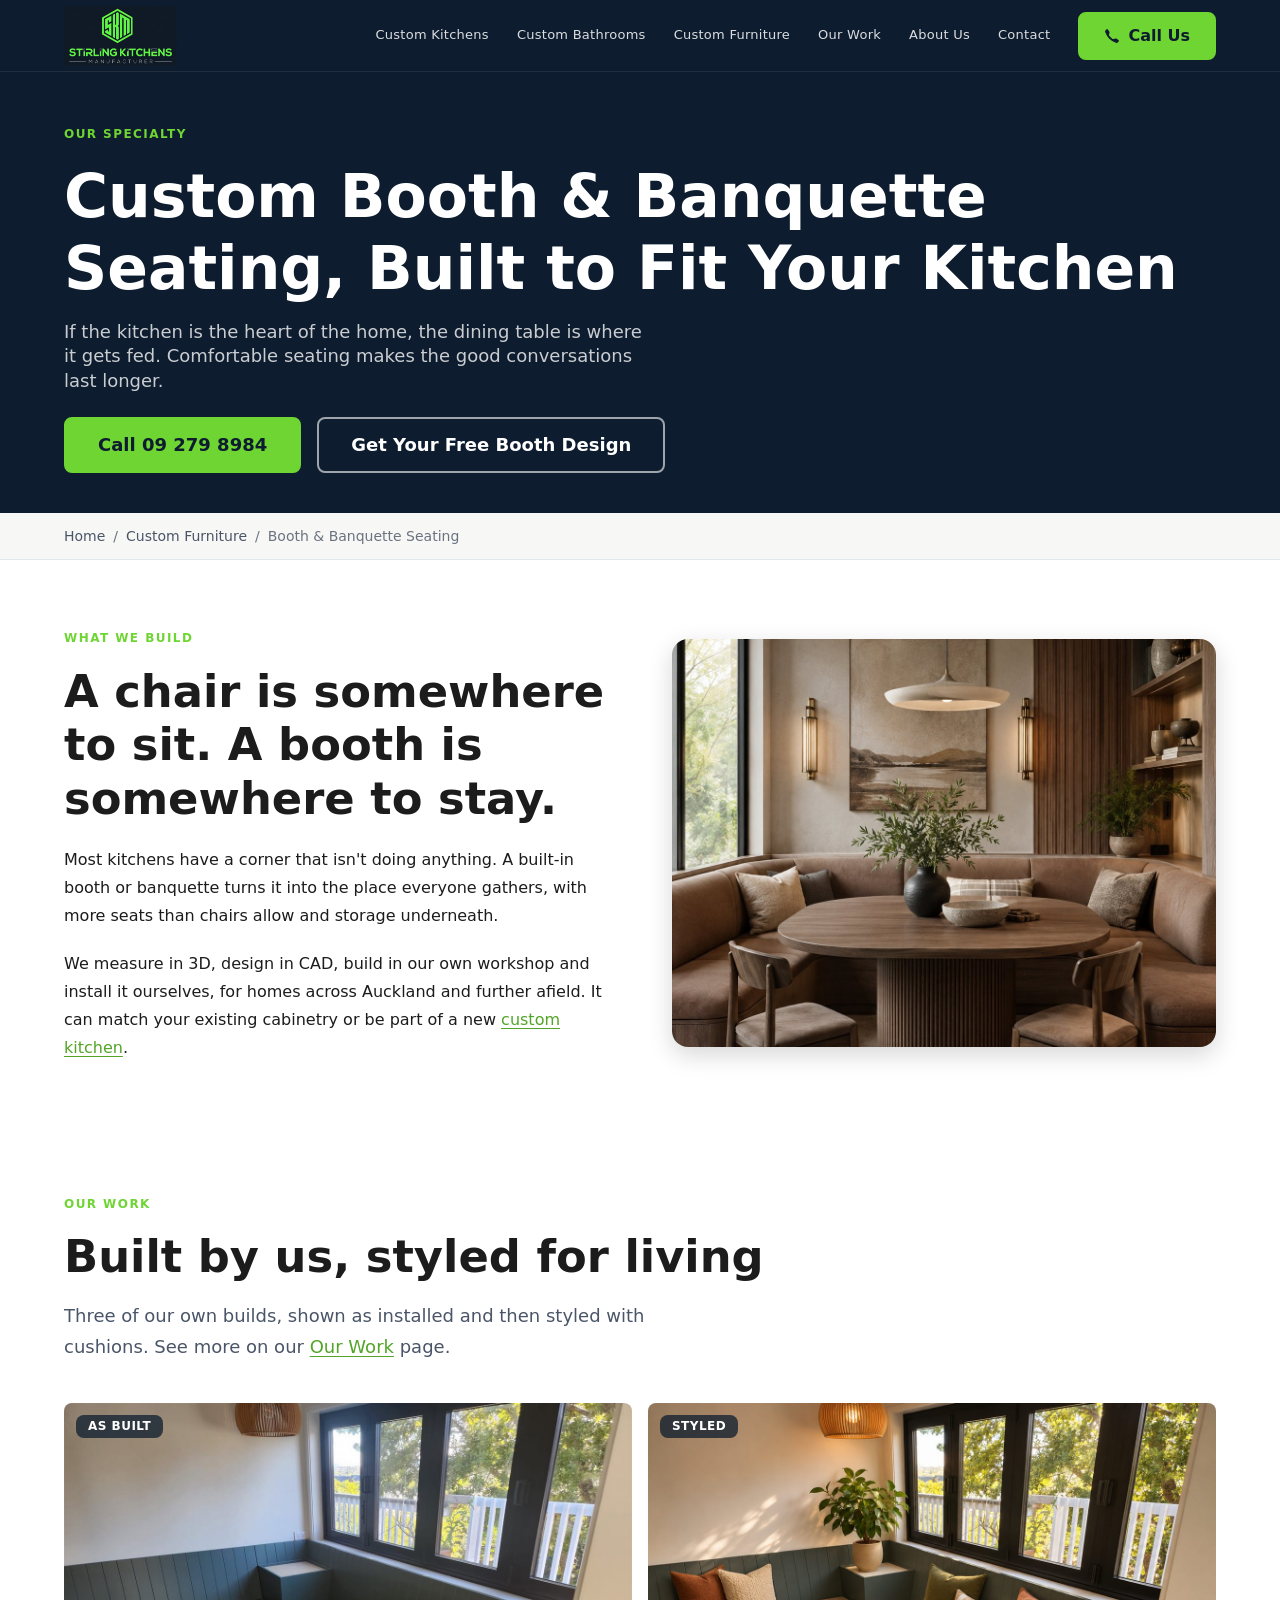
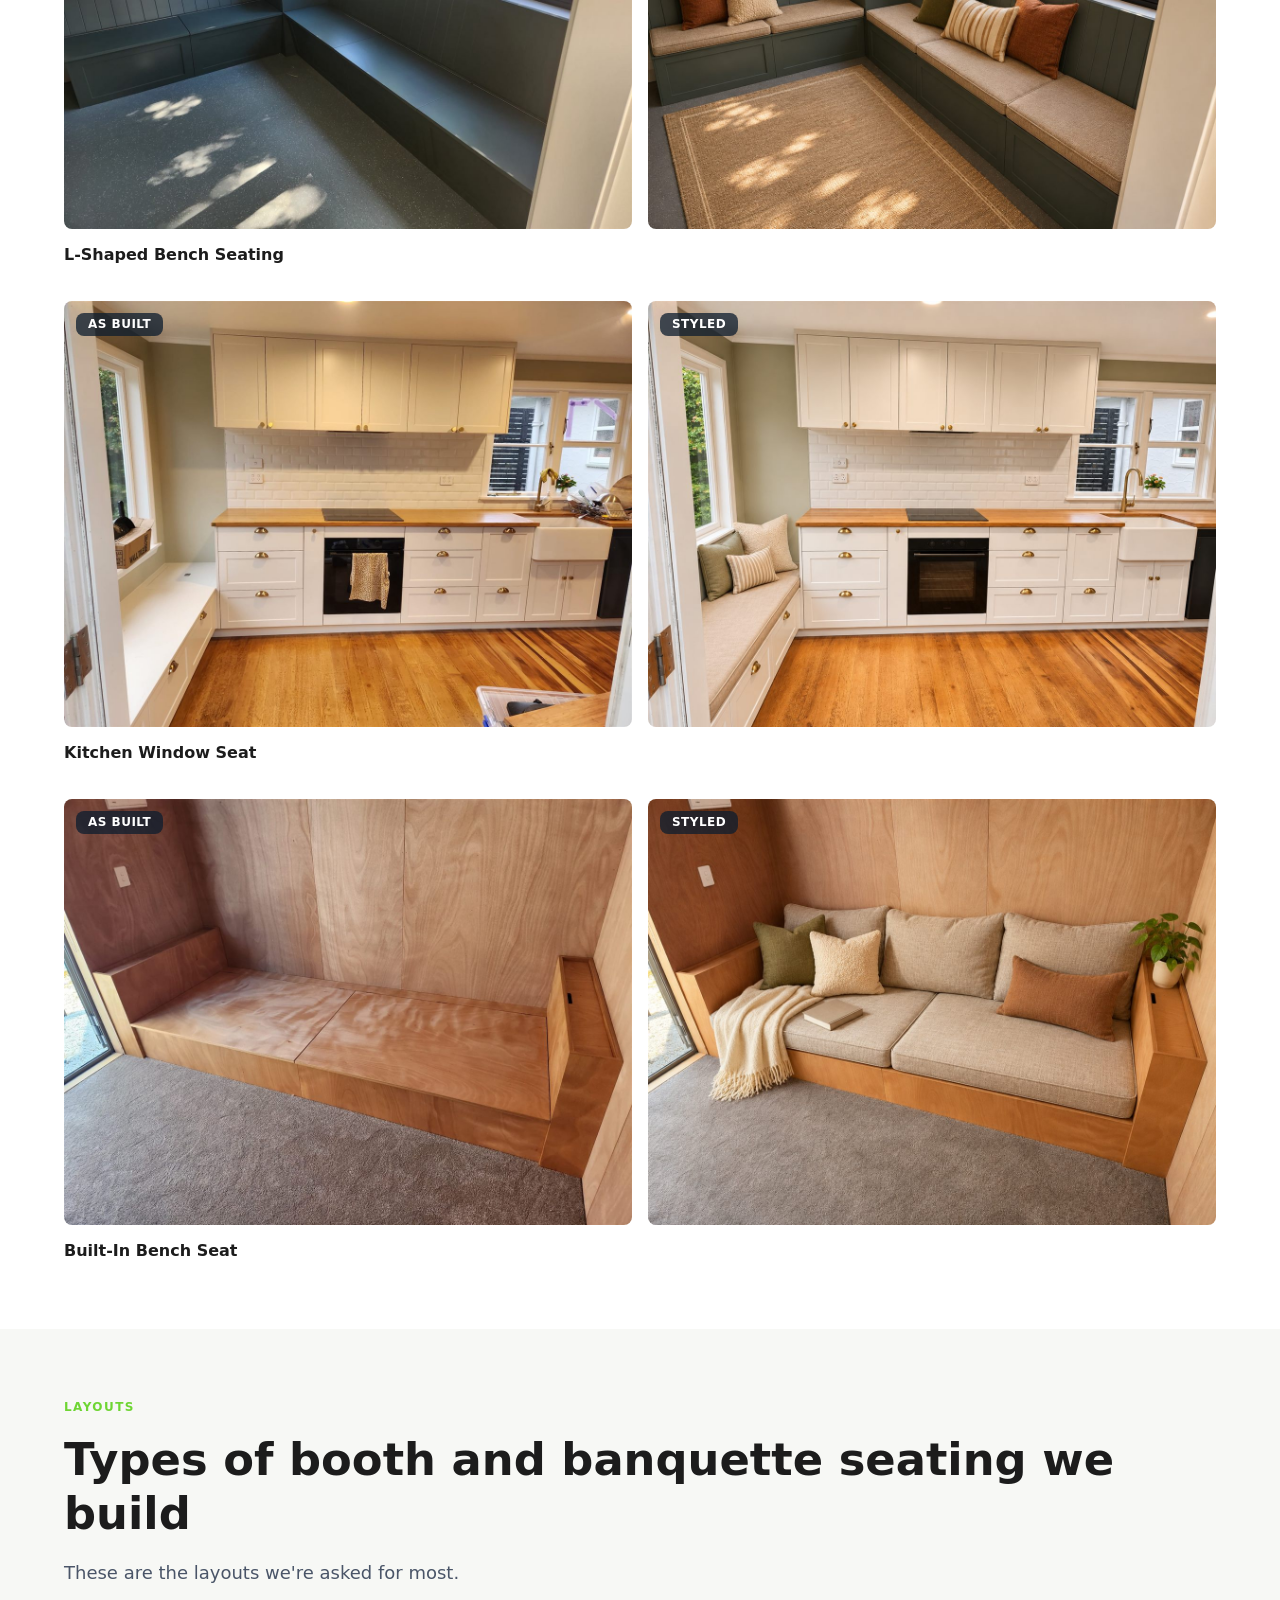
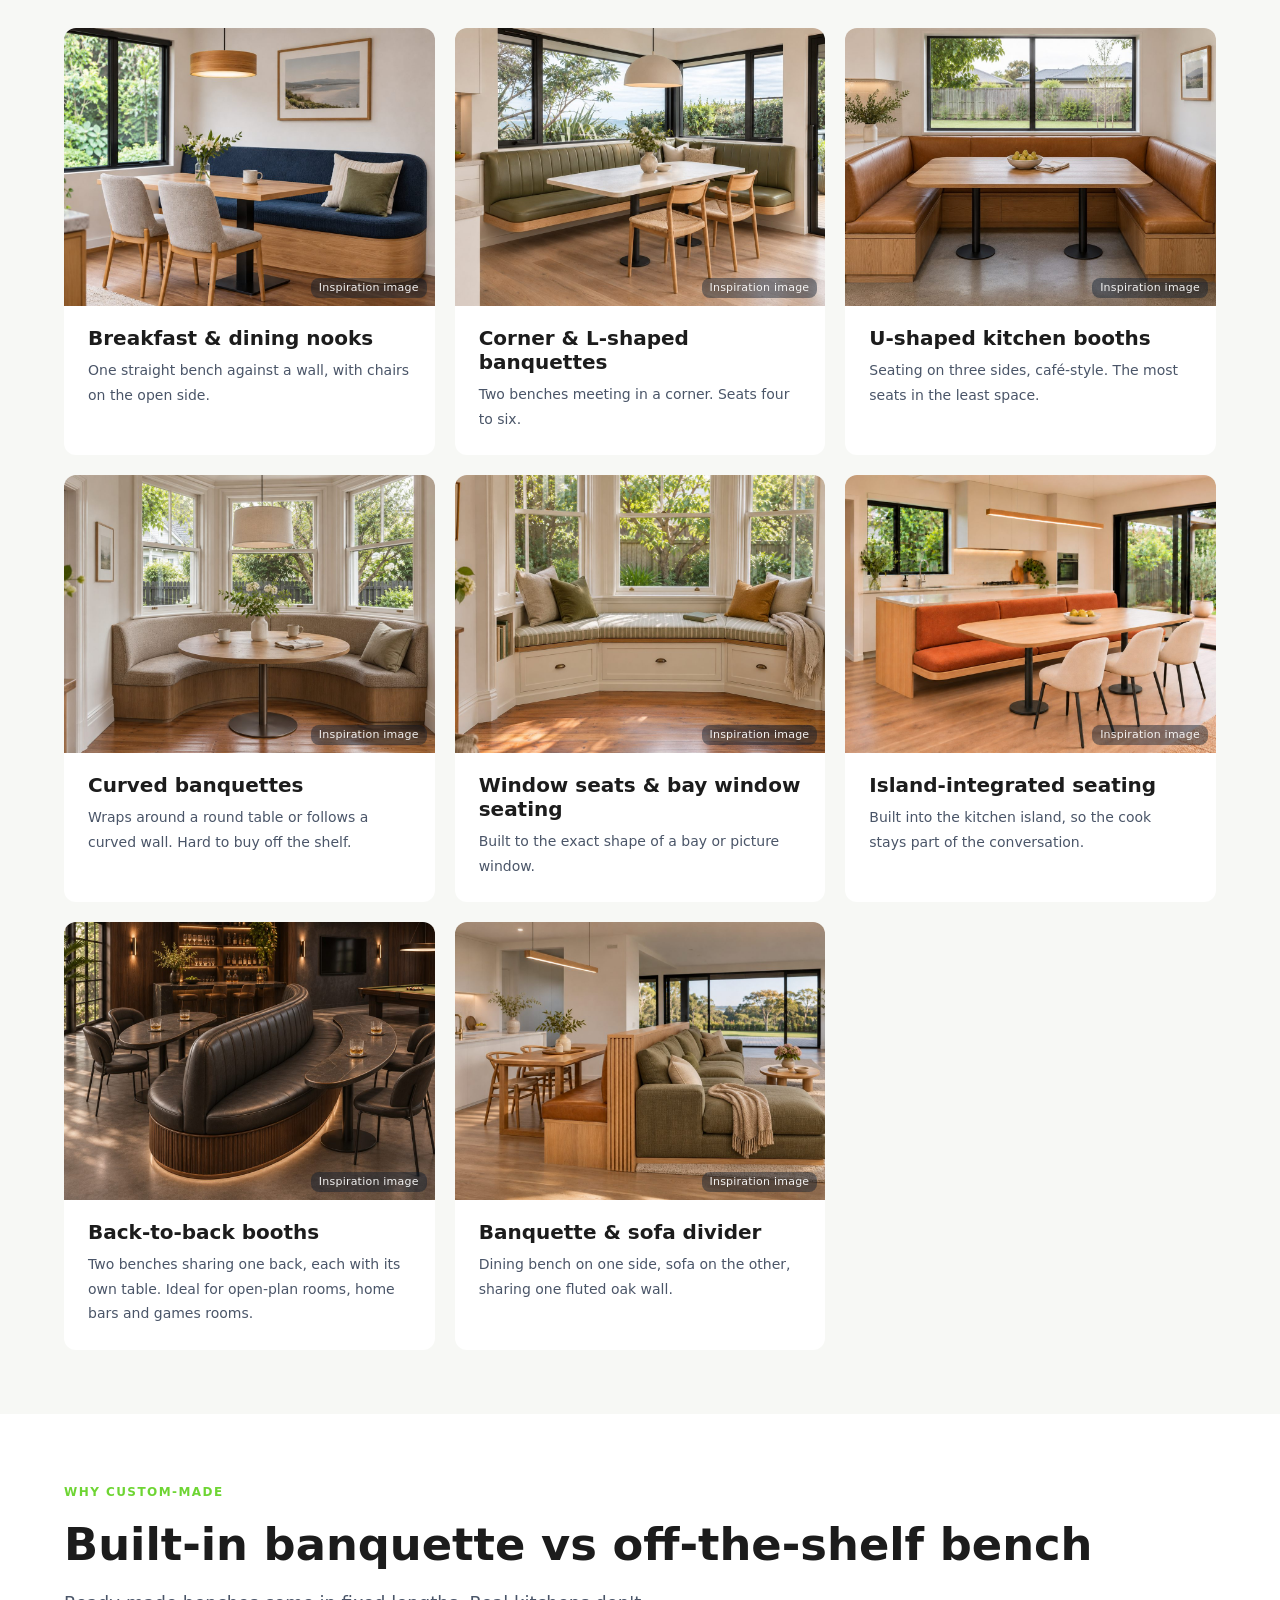
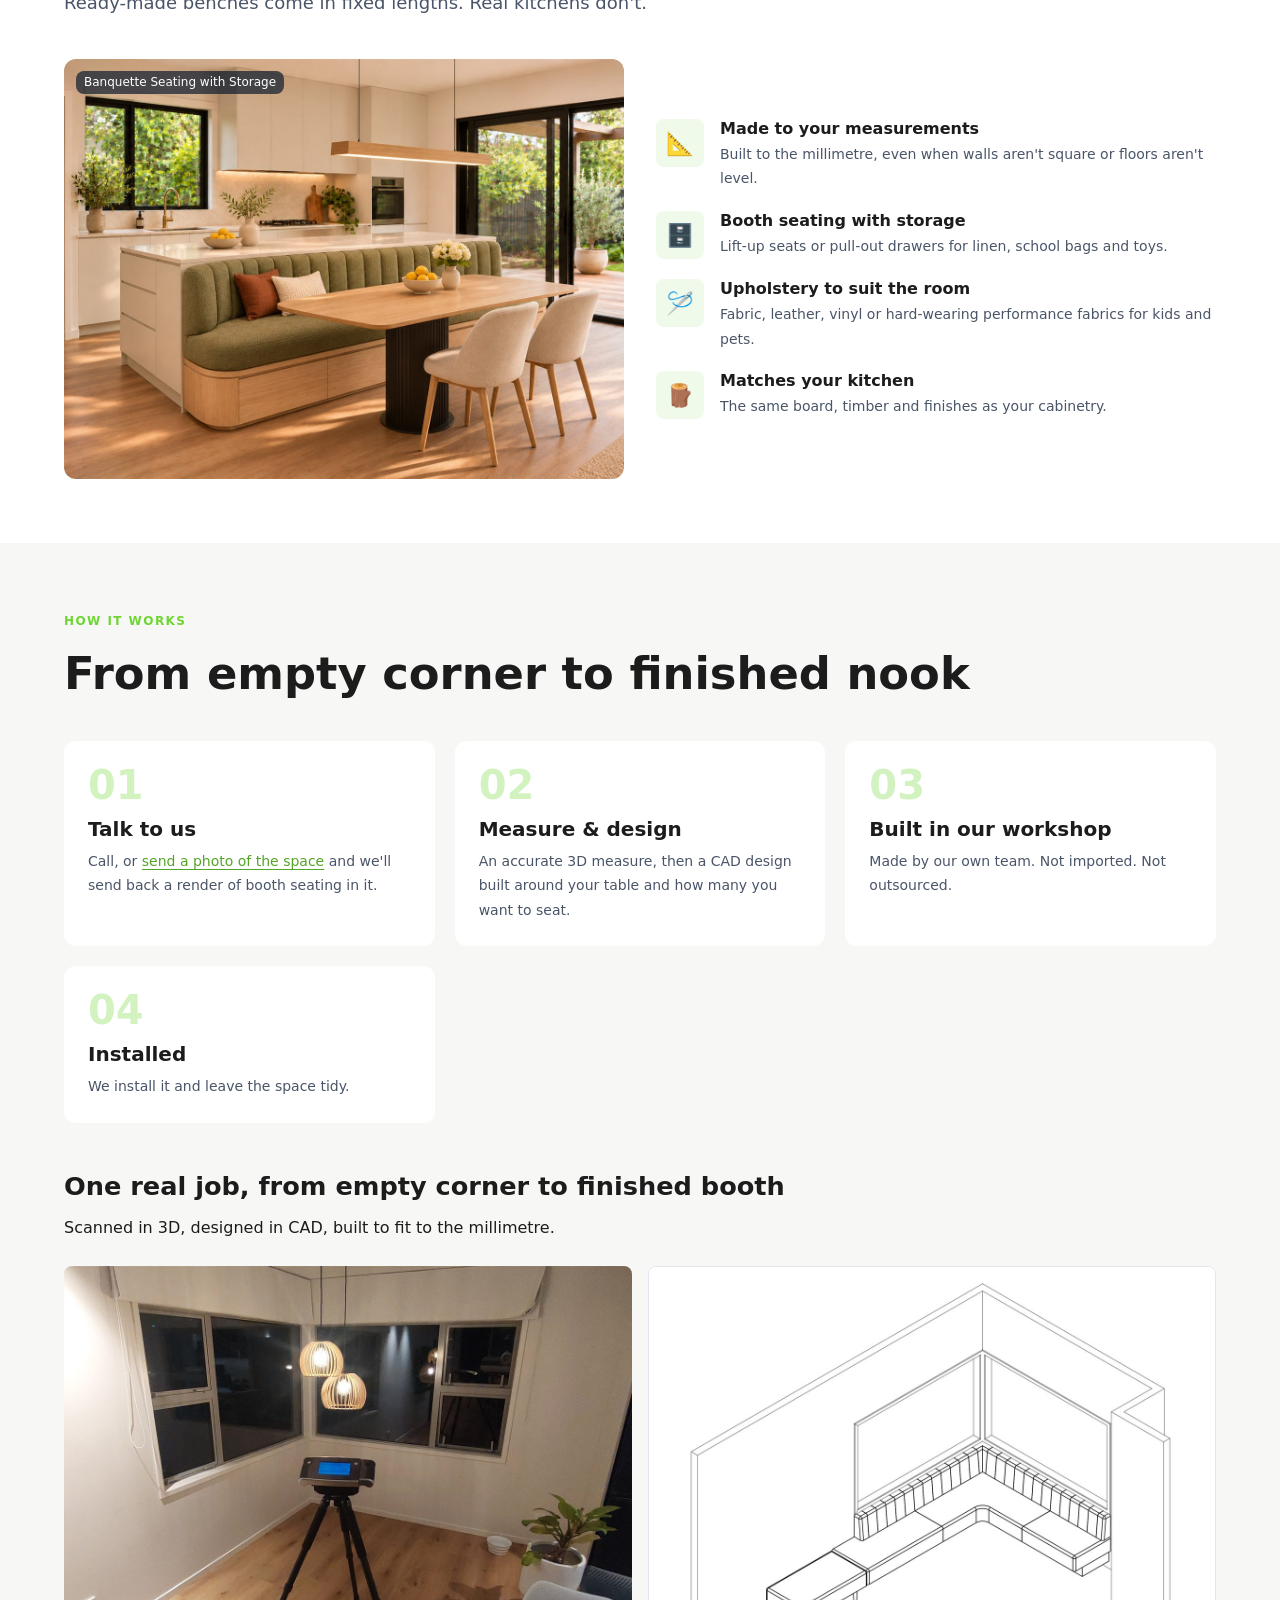
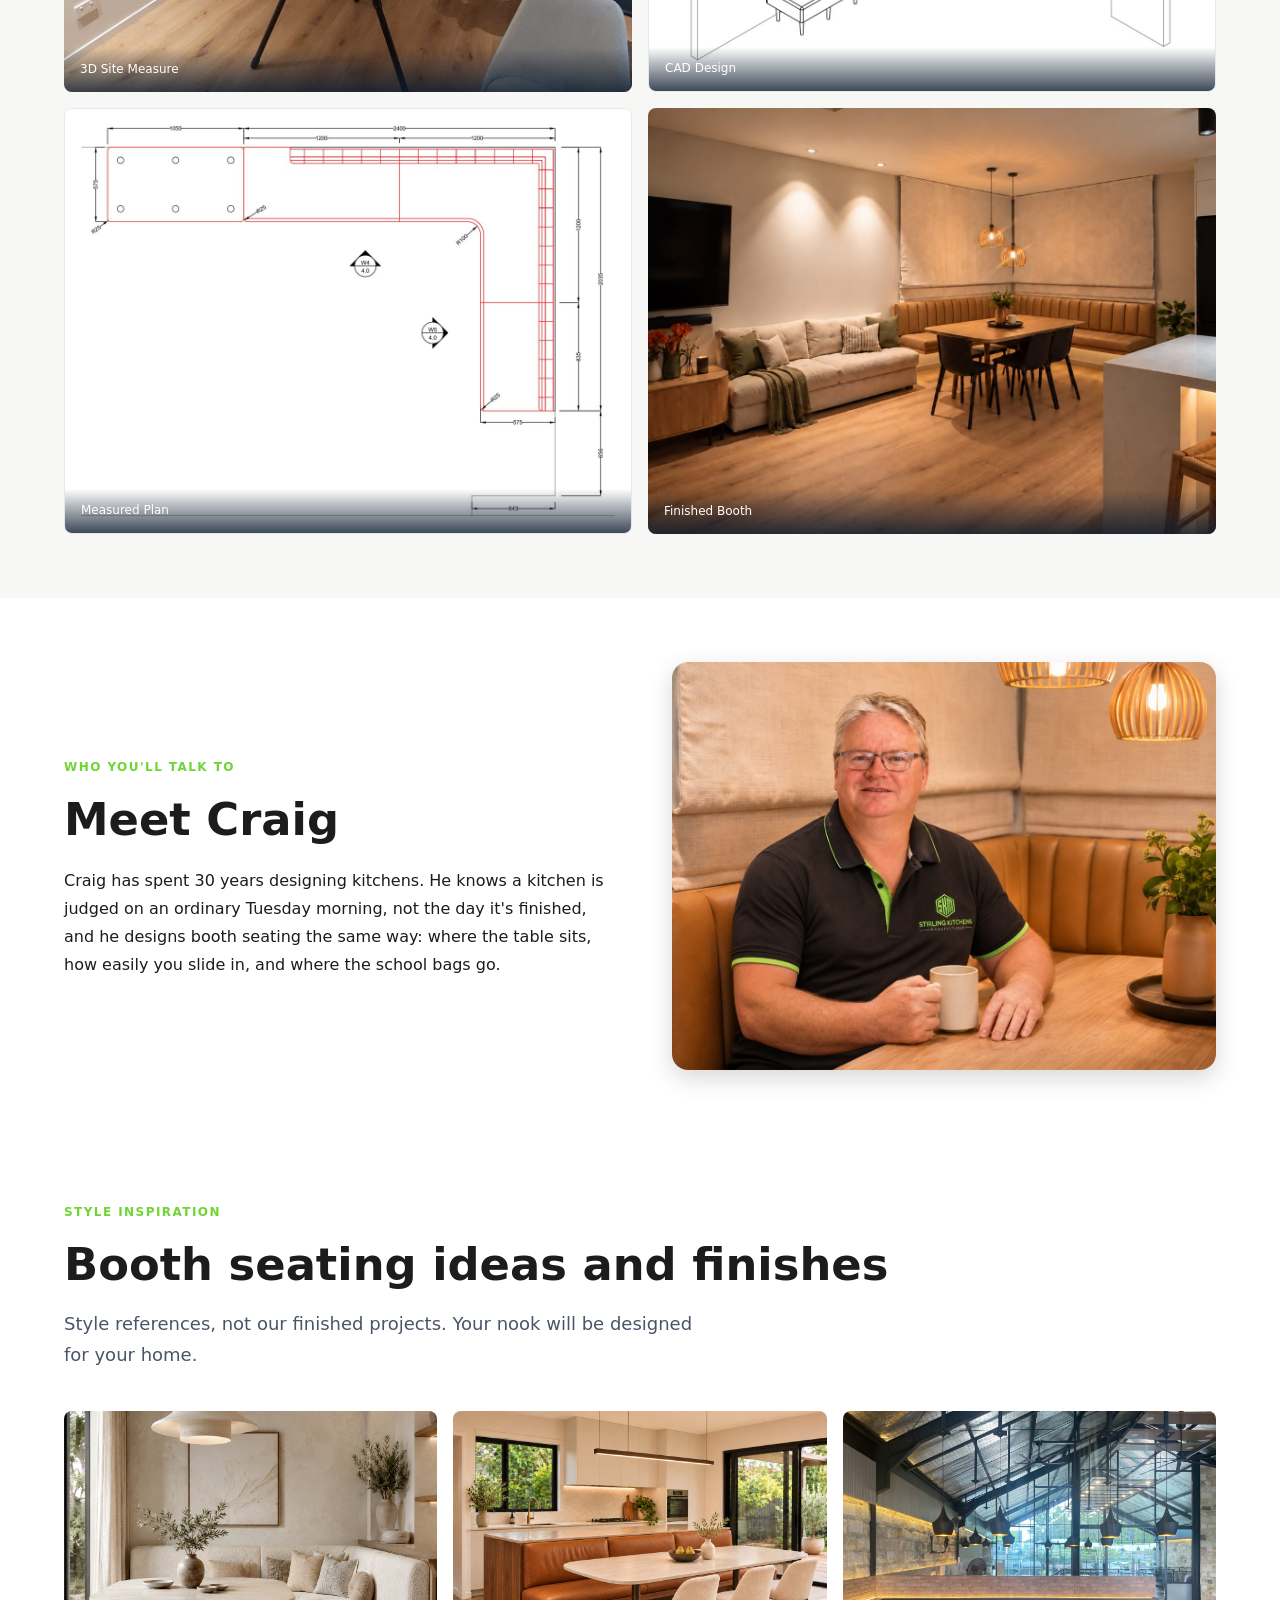
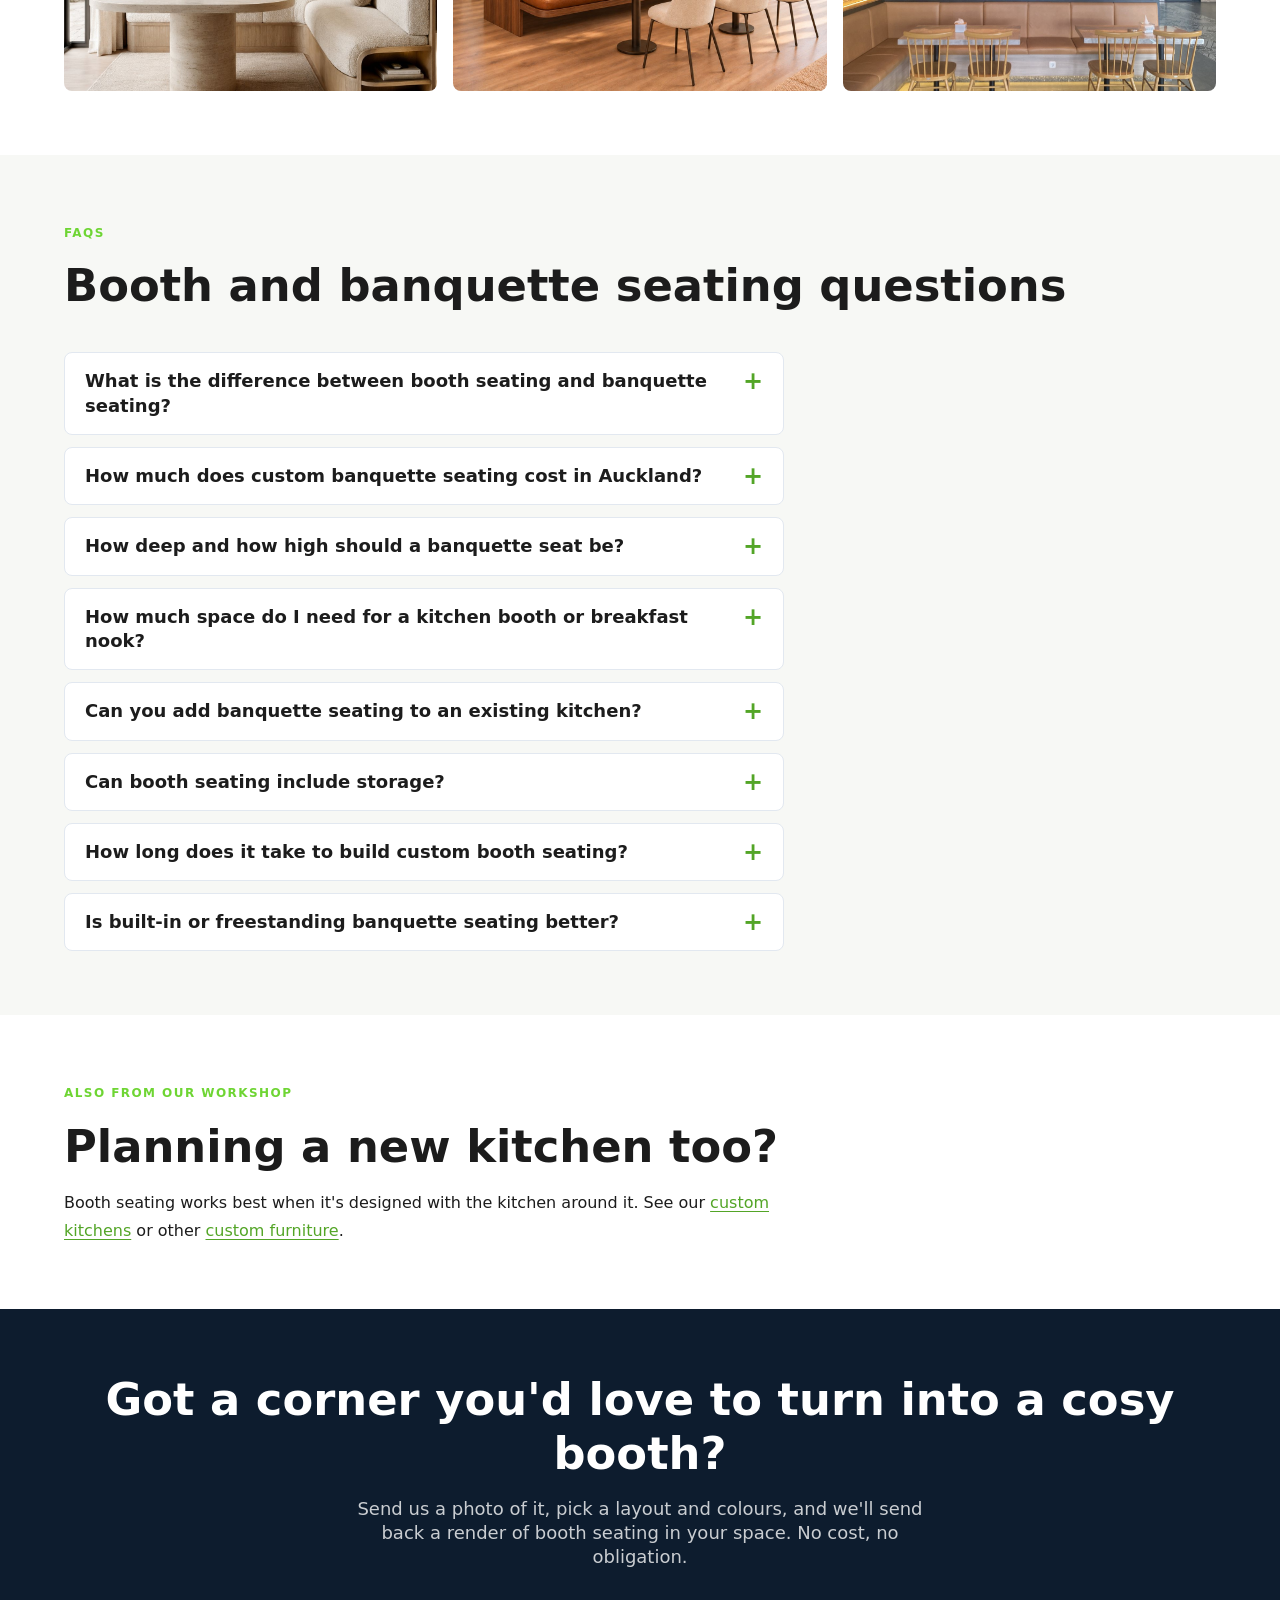
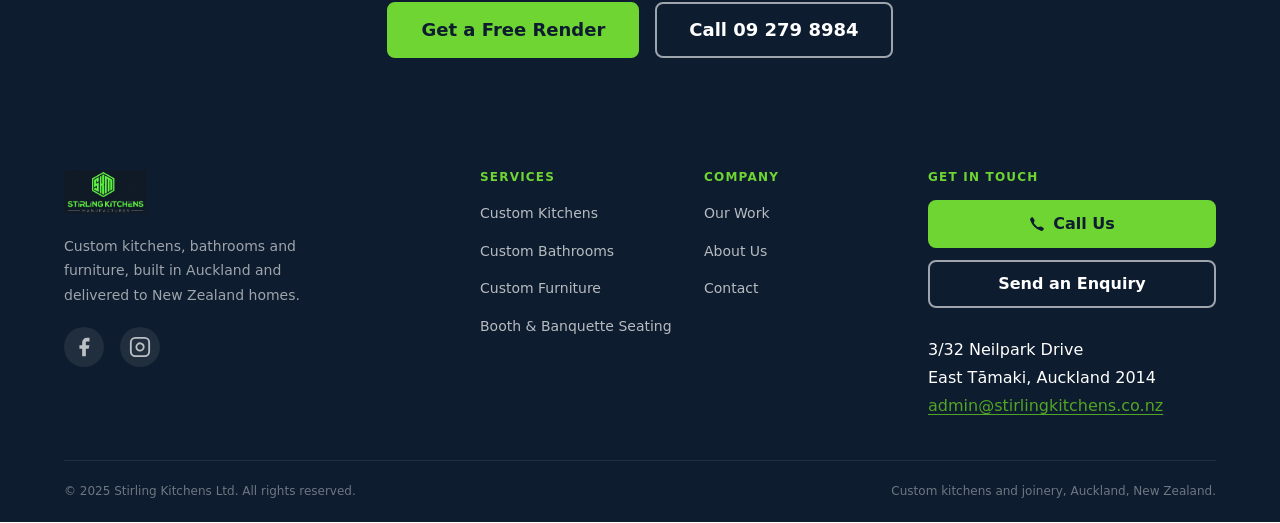
<file: booth-seating.html>
<!doctype html>
<html lang="en-NZ">
<head>
  <meta charset="UTF-8">
  <meta name="viewport" content="width=device-width, initial-scale=1.0">
  <title>Booth &amp; Banquette Seating Auckland | Custom Kitchen Nooks | Stirling Kitchens</title>
  <meta name="description" content="Custom booth and banquette seating built in Auckland for homes across Auckland and beyond. Built-in breakfast nooks, corner and L-shaped banquettes, curved booths and window seats. Call 09 279 8984.">
  <link rel="canonical" href="https://www.stirlingkitchens.co.nz/booth-seating.html">
  <meta property="og:title" content="Booth &amp; Banquette Seating Auckland | Stirling Kitchens">
  <meta property="og:description" content="Built-in booth and banquette seating, made to measure in Auckland. Breakfast nooks, corner benches, curved booths and window seats with storage underneath.">
  <meta property="og:type" content="website">
  <meta property="og:url" content="https://www.stirlingkitchens.co.nz/booth-seating.html">
  <meta property="og:image" content="https://www.stirlingkitchens.co.nz/Booth%20Seating%20Images/booth-seating-curved-walnut-banquette-round-table.jpg">
  <meta property="og:image:alt" content="Curved walnut banquette seating around a round dining table">
  <link rel="stylesheet" href="assets/css/tokens.css">
  <link rel="stylesheet" href="assets/css/base.css">
  <link rel="stylesheet" href="assets/css/components.css">
  <link rel="icon" type="image/png" href="assets/stirling-kitchens-favicon.png">
  <link rel="apple-touch-icon" href="assets/stirling-kitchens-favicon.png">
  <script type="application/ld+json">
  {
    "@context": "https://schema.org",
    "@graph": [
      {
        "@type": "LocalBusiness",
        "@id": "https://www.stirlingkitchens.co.nz/#business",
        "name": "Stirling Kitchens Ltd",
        "url": "https://www.stirlingkitchens.co.nz",
        "telephone": "+6492798984",
        "email": "admin@stirlingkitchens.co.nz",
        "address": {
          "@type": "PostalAddress",
          "streetAddress": "3/32 Neilpark Drive",
          "addressLocality": "East Tāmaki",
          "addressRegion": "Auckland",
          "postalCode": "2014",
          "addressCountry": "NZ"
        },
        "sameAs": [
          "https://www.facebook.com/Stirlingkitchens/",
          "https://www.instagram.com/stirlingkitchens/"
        ]
      },
      {
        "@type": "Service",
        "@id": "https://www.stirlingkitchens.co.nz/booth-seating.html#service",
        "name": "Custom Booth and Banquette Seating",
        "serviceType": "Built-in booth seating and banquette seating",
        "alternateName": ["Banquette seating", "Booth seating", "Built-in banquette", "Breakfast nook seating", "Kitchen nook bench seat", "Corner bench seating", "Window seat", "Back-to-back booth seating"],
        "provider": {"@id": "https://www.stirlingkitchens.co.nz/#business"},
        "areaServed": [
          {"@type": "AdministrativeArea", "name": "Auckland Region"},
          {"@type": "Country", "name": "New Zealand"}
        ],
        "url": "https://www.stirlingkitchens.co.nz/booth-seating.html",
        "description": "Custom booth and banquette seating designed and built by Stirling Kitchens in Auckland, for homes in Auckland and further afield. Breakfast and dining nooks, corner and L-shaped banquettes, U-shaped booths, curved banquettes and window seats, with optional storage and upholstery."
      },
      {
        "@type": "BreadcrumbList",
        "itemListElement": [
          {"@type": "ListItem", "position": 1, "name": "Home", "item": "https://www.stirlingkitchens.co.nz/"},
          {"@type": "ListItem", "position": 2, "name": "Custom Furniture", "item": "https://www.stirlingkitchens.co.nz/custom-furniture.html"},
          {"@type": "ListItem", "position": 3, "name": "Booth & Banquette Seating", "item": "https://www.stirlingkitchens.co.nz/booth-seating.html"}
        ]
      },
      {
        "@type": "FAQPage",
        "mainEntity": [
          {
            "@type": "Question",
            "name": "What is the difference between booth seating and banquette seating?",
            "acceptedAnswer": {"@type": "Answer", "text": "Not much. Both are bench seating fixed against a wall or into a corner, usually around a dining table. 'Booth' tends to mean seating on two or three sides, like a café booth. 'Banquette' is the furniture-design term for a built-in upholstered bench, and is sometimes searched as 'banquet seating'. We build both."}
          },
          {
            "@type": "Question",
            "name": "How much does custom banquette seating cost in Auckland?",
            "acceptedAnswer": {"@type": "Answer", "text": "Custom banquette seating starts from $5,000. The final cost depends on the length of seating, the layout (straight, L-shaped, U-shaped or curved), whether it includes storage, and the upholstery chosen. Call 09 279 8984 for a quote."}
          },
          {
            "@type": "Question",
            "name": "How deep and how high should a banquette seat be?",
            "acceptedAnswer": {"@type": "Answer", "text": "As a general guide, a comfortable banquette seat sits about 450 mm high including the cushion, with a seat depth of about 450 to 500 mm, paired with a standard dining table around 750 mm high. We size every nook to the people using it and the table you choose."}
          },
          {
            "@type": "Question",
            "name": "How much space do I need for a kitchen booth or breakfast nook?",
            "acceptedAnswer": {"@type": "Answer", "text": "A small corner banquette can work in a space as little as about 1.5 m along each wall. Built-in seating needs less floor space than chairs because nobody has to push back from the table on the bench side. We measure your space accurately in 3D and tell you honestly what will fit."}
          },
          {
            "@type": "Question",
            "name": "Can you add banquette seating to an existing kitchen?",
            "acceptedAnswer": {"@type": "Answer", "text": "Yes. Most of our booth seating is built for existing kitchens and dining areas — an unused corner, a bay window or the end of an island. We can match cabinetry finishes to your current kitchen."}
          },
          {
            "@type": "Question",
            "name": "Can booth seating include storage?",
            "acceptedAnswer": {"@type": "Answer", "text": "Yes. We can build lift-up seats or pull-out drawers under the bench, which is useful for table linen, school bags, toys or rarely used kitchen items."}
          },
          {
            "@type": "Question",
            "name": "How long does it take to build custom booth seating?",
            "acceptedAnswer": {"@type": "Answer", "text": "Our typical lead time is 4 to 6 weeks from design sign-off to installation (conditions apply). We'll confirm the timing for your project when we quote."}
          },
          {
            "@type": "Question",
            "name": "Is built-in or freestanding banquette seating better?",
            "acceptedAnswer": {"@type": "Answer", "text": "Built-in seating fits the space exactly, can include storage and feels like part of the house. Freestanding benches can move with you. For awkward corners, bay windows and curved walls, built-in is usually the only way to get a proper fit."}
          }
        ]
      }
    ]
  }
  </script>
</head>
<body>
  <a href="#main" class="skip-link">Skip to main content</a>

  <header class="site-header">
    <div class="container header-inner">
      <a href="index.html" class="logo-link" aria-label="Stirling Kitchens — home">
        <img src="assets/stirling-kitchens-logo-skm.png" alt="Stirling Kitchens" class="site-logo" width="208" height="111">
      </a>
      <nav class="main-nav" aria-label="Main navigation">
        <button class="nav-toggle" aria-expanded="false" aria-controls="nav-list" aria-label="Open navigation menu">
          <svg class="icon-open" xmlns="http://www.w3.org/2000/svg" width="20" height="20" fill="none" viewBox="0 0 24 24" stroke="currentColor" stroke-width="2" aria-hidden="true"><line x1="3" y1="6" x2="21" y2="6"/><line x1="3" y1="12" x2="21" y2="12"/><line x1="3" y1="18" x2="21" y2="18"/></svg>
          <svg class="icon-close" xmlns="http://www.w3.org/2000/svg" width="20" height="20" fill="none" viewBox="0 0 24 24" stroke="currentColor" stroke-width="2" aria-hidden="true"><line x1="18" y1="6" x2="6" y2="18"/><line x1="6" y1="6" x2="18" y2="18"/></svg>
        </button>
        <ul class="nav-list" id="nav-list">
          <li><a href="custom-kitchens.html">Custom Kitchens</a></li>
          <li><a href="custom-bathrooms.html">Custom Bathrooms</a></li>
          <li><a href="custom-furniture.html" aria-current="true">Custom Furniture</a></li>
          <li><a href="our-work.html">Our Work</a></li>
          <li><a href="about.html">About Us</a></li>
          <li><a href="contact.html">Contact</a></li>
        </ul>
      </nav>
      <a href="tel:+6492798984" class="btn btn-primary header-cta" aria-label="Call Stirling Kitchens on 09 279 8984">
        <svg xmlns="http://www.w3.org/2000/svg" width="16" height="16" fill="currentColor" viewBox="0 0 16 16" aria-hidden="true"><path d="M3.654 1.328a.678.678 0 0 0-1.015-.063L1.605 2.3c-.483.484-.661 1.169-.45 1.77a17.568 17.568 0 0 0 4.168 6.608 17.569 17.569 0 0 0 6.608 4.168c.601.211 1.286.033 1.77-.45l1.034-1.034a.678.678 0 0 0-.063-1.015l-2.307-1.794a.678.678 0 0 0-.58-.122l-2.19.547a1.745 1.745 0 0 1-1.657-.459L5.482 8.062a1.745 1.745 0 0 1-.46-1.657l.548-2.19a.678.678 0 0 0-.122-.58L3.654 1.328z"/></svg>
        <span class="header-cta__label">Call Us</span>
      </a>
    </div>
  </header>

  <main id="main">

    <!-- Page hero -->
    <section class="page-hero" aria-labelledby="page-heading">
      <div class="container">
        <span class="section-label">Our specialty</span>
        <h1 id="page-heading">Custom Booth &amp; Banquette Seating, Built to Fit Your Kitchen</h1>
        <p>If the kitchen is the heart of the home, the dining table is where it gets fed. Comfortable seating makes the good conversations last longer.</p>
        <div class="hero-ctas" style="margin-top: 1.5rem;">
          <a href="tel:+6492798984" class="btn btn-primary btn-lg">Call 09 279 8984</a>
          <a href="booth-seating-render.html" class="btn btn-ghost btn-lg">Get Your Free Booth Design</a>
        </div>
      </div>
    </section>

    <!-- Breadcrumb -->
    <nav class="breadcrumb" aria-label="Breadcrumb">
      <div class="container">
        <ol>
          <li><a href="index.html">Home</a></li>
          <li><a href="custom-furniture.html">Custom Furniture</a></li>
          <li aria-current="page">Booth &amp; Banquette Seating</li>
        </ol>
      </div>
    </nav>

    <!-- Intro: direct answer first -->
    <section class="section" aria-labelledby="intro-heading">
      <div class="container">
        <div class="about-blurb">
          <div class="about-blurb__text">
            <span class="section-label">What we build</span>
            <h2 id="intro-heading">A chair is somewhere to sit. A booth is somewhere to stay.</h2>
            <p>Most kitchens have a corner that isn't doing anything. A built-in booth or banquette turns it into the place everyone gathers, with more seats than chairs allow and storage underneath.</p>
            <p>We measure in 3D, design in CAD, build in our own workshop and install it ourselves, for homes across Auckland and further afield. It can match your existing cabinetry or be part of a new <a href="custom-kitchens.html">custom kitchen</a>.</p>
          </div>
          <div class="about-blurb__image">
            <img src="Booth%20Seating%20Images/booth-seating-curved-walnut-banquette-round-table.jpg"
                 alt="Curved walnut banquette seating around a round dining table (style reference)"
                 width="800" height="600">
          </div>
        </div>
      </div>
    </section>

    <!-- Before & after: real jobs -->
    <section class="section" aria-labelledby="before-after-heading">
      <div class="container">
        <div class="section-header">
          <span class="section-label">Our work</span>
          <h2 id="before-after-heading">Built by us, styled for living</h2>
          <p>Three of our own builds, shown as installed and then styled with cushions. See more on our <a href="our-work.html">Our Work</a> page.</p>
        </div>
        <div class="before-after js-enlargeable">
          <div class="before-after__job" role="group" aria-label="L-Shaped Bench Seating, as built and styled">
            <div class="before-after__pair">
              <figure class="before-after__item">
                <img src="Booth%20Seating%20Images/stirling-kitchens-green-l-shaped-bench-seating-storage-2.jpg"
                     alt="Green L-shaped built-in bench seating with V-groove panelling and lift-up storage seats under black-framed windows, as installed"
                     width="1200" height="900" loading="lazy">
                <figcaption class="before-after__tag">As built</figcaption>
              </figure>
              <figure class="before-after__item">
                <img src="Booth%20Seating%20Images/stirling-kitchens-green-l-shaped-bench-seating-storage-with-cushions.jpg"
                     alt="Green L-shaped built-in bench seating with V-groove panelling, styled with linen seat cushions, scatter cushions and a jute rug"
                     width="1200" height="900" loading="lazy">
                <figcaption class="before-after__tag">Styled</figcaption>
              </figure>
            </div>
            <p class="before-after__name">L-Shaped Bench Seating</p>
          </div>
          <div class="before-after__job" role="group" aria-label="Kitchen Window Seat, as built and styled">
            <div class="before-after__pair">
              <figure class="before-after__item">
                <img src="Booth%20Seating%20Images/stirling-kitchens-kitchen-window-seat-storage-drawers.jpg"
                     alt="White shaker kitchen with oak benchtop and brass cup handles, with a built-in window seat with storage drawers at the end of the run, as installed"
                     width="1200" height="900" loading="lazy">
                <figcaption class="before-after__tag">As built</figcaption>
              </figure>
              <figure class="before-after__item">
                <img src="Booth%20Seating%20Images/stirling-kitchens-kitchen-window-seat-storage-drawers-with-cushions.jpg"
                     alt="White shaker kitchen with a built-in window seat with storage drawers, styled with a seat cushion and scatter cushions"
                     width="1200" height="900" loading="lazy">
                <figcaption class="before-after__tag">Styled</figcaption>
              </figure>
            </div>
            <p class="before-after__name">Kitchen Window Seat</p>
          </div>
          <div class="before-after__job" role="group" aria-label="Built-In Bench Seat, as built and styled">
            <div class="before-after__pair">
              <figure class="before-after__item">
                <img src="Booth%20Seating%20Images/stirling-kitchens-plywood-built-in-bench-seat-storage.jpg"
                     alt="Plywood built-in bench seat with lift-up storage lids and a side storage box, in a plywood-lined room, as installed"
                     width="1200" height="900" loading="lazy">
                <figcaption class="before-after__tag">As built</figcaption>
              </figure>
              <figure class="before-after__item">
                <img src="Booth%20Seating%20Images/stirling-kitchens-plywood-built-in-bench-seat-storage-with-cushions.jpg"
                     alt="Plywood built-in bench seat with storage, styled with linen seat and back cushions, a wool throw and a plant"
                     width="1200" height="900" loading="lazy">
                <figcaption class="before-after__tag">Styled</figcaption>
              </figure>
            </div>
            <p class="before-after__name">Built-In Bench Seat</p>
          </div>
        </div>
      </div>
    </section>

    <!-- Types of booth seating -->
    <section class="section section--light" aria-labelledby="types-heading">
      <div class="container">
        <div class="section-header">
          <span class="section-label">Layouts</span>
          <h2 id="types-heading">Types of booth and banquette seating we build</h2>
          <p>These are the layouts we're asked for most.</p>
        </div>
        <div class="layout-cards">
          <article class="layout-card">
            <figure class="layout-card__image">
              <img src="Booth%20Seating%20Images/breakfast-nook-banquette-seating-navy-curved-oak.jpg"
                   alt="Breakfast nook with a straight navy upholstered banquette on a curved oak base, oak table and two dining chairs"
                   width="1200" height="900" loading="lazy">
              <span class="layout-card__ref">Inspiration image</span>
            </figure>
            <div class="layout-card__body">
              <h3>Breakfast &amp; dining nooks</h3>
              <p>One straight bench against a wall, with chairs on the open side.</p>
            </div>
          </article>
          <article class="layout-card">
            <figure class="layout-card__image">
              <img src="Booth%20Seating%20Images/l-shaped-corner-banquette-seating-olive-leather.jpg"
                   alt="L-shaped corner banquette seating in olive leather under corner windows, with a dining table and chairs"
                   width="1200" height="900" loading="lazy">
              <span class="layout-card__ref">Inspiration image</span>
            </figure>
            <div class="layout-card__body">
              <h3>Corner &amp; L-shaped banquettes</h3>
              <p>Two benches meeting in a corner. Seats four to six.</p>
            </div>
          </article>
          <article class="layout-card">
            <figure class="layout-card__image">
              <img src="Booth%20Seating%20Images/u-shaped-kitchen-booth-seating-tan-leather.jpg"
                   alt="U-shaped kitchen booth seating in tan leather with oak bases around a rectangular table"
                   width="1200" height="900" loading="lazy">
              <span class="layout-card__ref">Inspiration image</span>
            </figure>
            <div class="layout-card__body">
              <h3>U-shaped kitchen booths</h3>
              <p>Seating on three sides, café-style. The most seats in the least space.</p>
            </div>
          </article>
          <article class="layout-card">
            <figure class="layout-card__image">
              <img src="Booth%20Seating%20Images/curved-banquette-seating-bay-window-villa.jpg"
                   alt="Curved upholstered banquette seating following a villa bay window, around a round pedestal table"
                   width="1200" height="900" loading="lazy">
              <span class="layout-card__ref">Inspiration image</span>
            </figure>
            <div class="layout-card__body">
              <h3>Curved banquettes</h3>
              <p>Wraps around a round table or follows a curved wall. Hard to buy off the shelf.</p>
            </div>
          </article>
          <article class="layout-card">
            <figure class="layout-card__image">
              <img src="Booth%20Seating%20Images/bay-window-seat-with-storage-drawers.jpg"
                   alt="Bay window seat with striped cushions and storage drawers underneath"
                   width="1200" height="900" loading="lazy">
              <span class="layout-card__ref">Inspiration image</span>
            </figure>
            <div class="layout-card__body">
              <h3>Window seats &amp; bay window seating</h3>
              <p>Built to the exact shape of a bay or picture window.</p>
            </div>
          </article>
          <article class="layout-card">
            <figure class="layout-card__image">
              <img src="Booth%20Seating%20Images/kitchen-island-banquette-seating-rust-rounded-oak-base.jpg"
                   alt="Banquette seating built into the back of a kitchen island, in rust upholstery with a rounded oak base"
                   width="1200" height="900" loading="lazy">
              <span class="layout-card__ref">Inspiration image</span>
            </figure>
            <div class="layout-card__body">
              <h3>Island-integrated seating</h3>
              <p>Built into the kitchen island, so the cook stays part of the conversation.</p>
            </div>
          </article>
          <article class="layout-card">
            <figure class="layout-card__image">
              <img src="Booth%20Seating%20Images/back-to-back-curved-booth-seating-home-bar-leather.jpg"
                   alt="Curved back-to-back booth seating in dark leather with a fluted walnut base, two benches sharing one back, each with its own table, in a home bar and games room"
                   width="1200" height="900" loading="lazy">
              <span class="layout-card__ref">Inspiration image</span>
            </figure>
            <div class="layout-card__body">
              <h3>Back-to-back booths</h3>
              <p>Two benches sharing one back, each with its own table. Ideal for open-plan rooms, home bars and games rooms.</p>
            </div>
          </article>
          <article class="layout-card">
            <figure class="layout-card__image">
              <img src="Booth%20Seating%20Images/banquette-seating-backing-onto-sofa-fluted-oak-divider.jpg"
                   alt="Tan leather dining banquette backing onto an olive living-room sofa, separated by a tall fluted oak divider wall"
                   width="1200" height="900" loading="lazy">
              <span class="layout-card__ref">Inspiration image</span>
            </figure>
            <div class="layout-card__body">
              <h3>Banquette &amp; sofa divider</h3>
              <p>Dining bench on one side, sofa on the other, sharing one fluted oak wall.</p>
            </div>
          </article>
        </div>
      </div>
    </section>

    <!-- Why custom -->
    <section class="section" aria-labelledby="why-heading">
      <div class="container">
        <div class="section-header">
          <span class="section-label">Why custom-made</span>
          <h2 id="why-heading">Built-in banquette vs off-the-shelf bench</h2>
          <p>Ready-made benches come in fixed lengths. Real kitchens don't.</p>
        </div>
        <div class="why-layout">
          <figure class="why-layout__image">
            <img src="Booth%20Seating%20Images/custom-banquette-seating-with-storage-drawers-sage.jpg"
                 alt="Custom sage green channel-stitched banquette built into a kitchen island, with oak storage drawers underneath and a curved oak end"
                 width="1200" height="900" loading="lazy">
            <figcaption class="layout-card__tag">Banquette Seating with Storage</figcaption>
          </figure>
          <div class="booth-features">
            <div class="booth-feature">
              <div class="booth-feature__icon" aria-hidden="true">📐</div>
              <div class="booth-feature__content">
                <h3>Made to your measurements</h3>
                <p>Built to the millimetre, even when walls aren't square or floors aren't level.</p>
              </div>
            </div>
            <div class="booth-feature">
              <div class="booth-feature__icon" aria-hidden="true">🗄️</div>
              <div class="booth-feature__content">
                <h3>Booth seating with storage</h3>
                <p>Lift-up seats or pull-out drawers for linen, school bags and toys.</p>
              </div>
            </div>
            <div class="booth-feature">
              <div class="booth-feature__icon" aria-hidden="true">🪡</div>
              <div class="booth-feature__content">
                <h3>Upholstery to suit the room</h3>
                <p>Fabric, leather, vinyl or hard-wearing performance fabrics for kids and pets.</p>
              </div>
            </div>
            <div class="booth-feature">
              <div class="booth-feature__icon" aria-hidden="true">🪵</div>
              <div class="booth-feature__content">
                <h3>Matches your kitchen</h3>
                <p>The same board, timber and finishes as your cabinetry.</p>
              </div>
            </div>
          </div>
        </div>
      </div>
    </section>

    <!-- Process -->
    <section class="section section--light" aria-labelledby="process-heading">
      <div class="container">
        <div class="section-header">
          <span class="section-label">How it works</span>
          <h2 id="process-heading">From empty corner to finished nook</h2>
        </div>
        <ol class="process-steps">
          <li class="process-step">
            <h3>Talk to us</h3>
            <p>Call, or <a href="booth-seating-render.html">send a photo of the space</a> and we'll send back a render of booth seating in it.</p>
          </li>
          <li class="process-step">
            <h3>Measure &amp; design</h3>
            <p>An accurate 3D measure, then a CAD design built around your table and how many you want to seat.</p>
          </li>
          <li class="process-step">
            <h3>Built in our workshop</h3>
            <p>Made by our own team. Not imported. Not outsourced.</p>
          </li>
          <li class="process-step">
            <h3>Installed</h3>
            <p>We install it and leave the space tidy.</p>
          </li>
        </ol>

        <div class="measure-design" aria-labelledby="measure-design-heading">
          <h3 id="measure-design-heading">One real job, from empty corner to finished booth</h3>
          <p>Scanned in 3D, designed in CAD, built to fit to the millimetre.</p>
          <div class="gallery-grid">
            <figure class="gallery-item gallery-item--labelled">
              <img src="Booth%20Seating%20Images/corner-booth-seating-space-3d-measuring-before.jpg"
                   alt="3D measuring scanner on a tripod in an empty kitchen corner, measuring the space for booth seating"
                   width="1200" height="900" loading="lazy">
              <figcaption class="gallery-item__caption">3D Site Measure</figcaption>
            </figure>
            <figure class="gallery-item gallery-item--labelled gallery-item--drawing">
              <img src="Booth%20Seating%20Images/corner-booth-seating-cad-design-3d-drawing.jpg"
                   alt="CAD 3D drawing of an L-shaped corner booth seat with a fluted upholstered back, designed to fit under two windows"
                   width="1200" height="900" loading="lazy">
              <figcaption class="gallery-item__caption">CAD Design</figcaption>
            </figure>
            <figure class="gallery-item gallery-item--labelled gallery-item--drawing">
              <img src="Booth%20Seating%20Images/corner-booth-seating-cad-plan-measurements.jpg"
                   alt="CAD plan of the corner booth seating with measurements in millimetres"
                   width="1200" height="900" loading="lazy">
              <figcaption class="gallery-item__caption">Measured Plan</figcaption>
            </figure>
            <figure class="gallery-item gallery-item--labelled">
              <img src="Booth%20Seating%20Images/corner-booth-seating-open-plan-dining-nook.jpg"
                   alt="Finished L-shaped corner booth seating in tan upholstery with a dining table and pendant lights, in the corner that was measured"
                   width="1200" height="900" loading="lazy">
              <figcaption class="gallery-item__caption">Finished Booth</figcaption>
            </figure>
          </div>
        </div>
      </div>
    </section>

    <!-- Designer -->
    <section class="section" aria-labelledby="designer-heading">
      <div class="container">
        <div class="about-blurb">
          <div class="about-blurb__text">
            <span class="section-label">Who you'll talk to</span>
            <h2 id="designer-heading">Meet Craig</h2>
            <p>Craig has spent 30 years designing kitchens. He knows a kitchen is judged on an ordinary Tuesday morning, not the day it's finished, and he designs booth seating the same way: where the table sits, how easily you slide in, and where the school bags go.</p>
          </div>
          <div class="about-blurb__image">
            <img src="assets/team/craig-booth-seating.jpg"
                 alt="Craig, kitchen designer at Stirling Kitchens, sitting in a leather booth seat with a coffee"
                 width="1200" height="900" loading="lazy">
          </div>
        </div>
      </div>
    </section>

    <!-- Gallery -->
    <section class="section" aria-labelledby="gallery-heading">
      <div class="container">
        <div class="section-header">
          <span class="section-label">Style inspiration</span>
          <h2 id="gallery-heading">Booth seating ideas and finishes</h2>
          <p>Style references, not our finished projects. Your nook will be designed for your home.</p>
        </div>
        <div class="gallery-grid">
          <figure class="gallery-item">
            <img src="Booth%20Seating%20Images/booth-seating-curved-neutral-boucle-corner-nook.jpg"
                 alt="Curved corner banquette nook with neutral bouclé upholstery"
                 width="800" height="600" loading="lazy">
            <figcaption class="gallery-item__caption">Curved Corner Booth Seating</figcaption>
          </figure>
          <figure class="gallery-item">
            <img src="Booth%20Seating%20Images/kitchen-island-banquette-seating-walnut-tan-leather.jpg"
                 alt="Tan leather banquette seating built into a walnut kitchen island, with a stone-top dining table and cream chairs"
                 width="800" height="600" loading="lazy">
            <figcaption class="gallery-item__caption">Island Banquette Seating</figcaption>
          </figure>
          <figure class="gallery-item">
            <img src="Booth%20Seating%20Images/booth-seating-industrial-cafe-leather-bench.jpg"
                 alt="Café-style booth seating with leather bench and industrial finishes"
                 width="800" height="600" loading="lazy">
            <figcaption class="gallery-item__caption">Straight Banquette Seating</figcaption>
          </figure>
        </div>
      </div>
    </section>

    <!-- FAQ -->
    <section class="section section--light" aria-labelledby="faq-heading">
      <div class="container">
        <div class="section-header">
          <span class="section-label">FAQs</span>
          <h2 id="faq-heading">Booth and banquette seating questions</h2>
        </div>
        <div class="faq-list">
          <details class="faq-item">
            <summary>What is the difference between booth seating and banquette seating?</summary>
            <p>Not much. Both are bench seating fixed against a wall or into a corner, usually around a dining table. "Booth" tends to mean seating on two or three sides, like a café booth. "Banquette" is the furniture-design term for a built-in upholstered bench, and is sometimes searched as "banquet seating". We build both.</p>
          </details>
          <details class="faq-item">
            <summary>How much does custom banquette seating cost in Auckland?</summary>
            <p>Custom banquette seating starts from $5,000. The final cost depends on the length of seating, the layout (straight, L-shaped, U-shaped or curved), whether it includes storage, and the upholstery you choose. Call <a href="tel:+6492798984">09 279 8984</a> for a quote.</p>
          </details>
          <details class="faq-item">
            <summary>How deep and how high should a banquette seat be?</summary>
            <!-- CHECK: confirm these general guidelines match what Stirling Kitchens builds -->
            <p>As a general guide, a comfortable banquette seat sits about 450 mm high including the cushion, with a seat depth of about 450 to 500 mm, paired with a standard dining table around 750 mm high. We size every nook to the people using it and the table you choose.</p>
          </details>
          <details class="faq-item">
            <summary>How much space do I need for a kitchen booth or breakfast nook?</summary>
            <!-- CHECK: confirm minimum size with Craig -->
            <p>A small corner banquette can work in a space as little as about 1.5 m along each wall. Built-in seating needs less floor space than chairs, because nobody has to push back from the table on the bench side. We measure your space accurately in 3D and tell you honestly what will fit.</p>
          </details>
          <details class="faq-item">
            <summary>Can you add banquette seating to an existing kitchen?</summary>
            <p>Yes. Most booth seating goes into existing kitchens and dining areas, such as an unused corner, a bay window or the end of an island. We can match finishes to your current cabinetry.</p>
          </details>
          <details class="faq-item">
            <summary>Can booth seating include storage?</summary>
            <p>Yes. We can build lift-up seats or pull-out drawers under the bench, which are useful for table linen, school bags, toys or rarely used kitchen items.</p>
          </details>
          <details class="faq-item">
            <summary>How long does it take to build custom booth seating?</summary>
            <p>Our typical lead time is 4 to 6 weeks from design sign-off to installation (conditions apply). We'll confirm the timing for your project when we quote.</p>
          </details>
          <details class="faq-item">
            <summary>Is built-in or freestanding banquette seating better?</summary>
            <p>Built-in seating fits the space exactly, can include storage and feels like part of the house. Freestanding benches can move with you. For awkward corners, bay windows and curved walls, built-in is usually the only way to get a proper fit.</p>
          </details>
        </div>
      </div>
    </section>

    <!-- Related -->
    <section class="section" aria-labelledby="related-heading">
      <div class="container">
        <div style="max-width: var(--max-w-text);">
          <span class="section-label">Also from our workshop</span>
          <h2 id="related-heading">Planning a new kitchen too?</h2>
          <p style="margin-top: 1rem;">Booth seating works best when it's designed with the kitchen around it. See our <a href="custom-kitchens.html">custom kitchens</a> or other <a href="custom-furniture.html">custom furniture</a>.</p>
        </div>
      </div>
    </section>

    <!-- Render offer: links to the full enquiry page -->
    <section class="cta-block" id="send-a-photo" aria-labelledby="cta-heading">
      <div class="container">
        <h2 id="cta-heading">Got a corner you'd love to turn into a cosy booth?</h2>
        <p>Send us a photo of it, pick a layout and colours, and we'll send back a render of booth seating in your space. No cost, no obligation.</p>
        <div class="cta-block__actions">
          <a href="booth-seating-render.html" class="btn btn-primary btn-lg">Get a Free Render</a>
          <a href="tel:+6492798984" class="btn btn-ghost btn-lg">Call 09 279 8984</a>
        </div>
      </div>
    </section>

  </main>

  <footer class="site-footer">
    <div class="container">
      <div class="footer-grid">
        <div class="footer-brand">
          <img src="assets/stirling-kitchens-logo-skm.png" alt="Stirling Kitchens" class="site-logo" width="160" height="140">
          <p>Custom kitchens, bathrooms and furniture, built in Auckland and delivered to New Zealand homes.</p>
          <div class="footer-social" aria-label="Follow us on social media">
            <a href="https://www.facebook.com/Stirlingkitchens/" class="footer-social__link" target="_blank" rel="noopener noreferrer" aria-label="Stirling Kitchens on Facebook">
              <svg xmlns="http://www.w3.org/2000/svg" width="22" height="22" fill="currentColor" viewBox="0 0 24 24" aria-hidden="true"><path d="M18 2h-3a5 5 0 0 0-5 5v3H7v4h3v8h4v-8h3l1-4h-4V7a1 1 0 0 1 1-1h3z"/></svg>
            </a>
            <a href="https://www.instagram.com/stirlingkitchens/" class="footer-social__link" target="_blank" rel="noopener noreferrer" aria-label="Stirling Kitchens on Instagram">
              <svg xmlns="http://www.w3.org/2000/svg" width="22" height="22" fill="none" stroke="currentColor" stroke-width="2" viewBox="0 0 24 24" aria-hidden="true"><rect x="2" y="2" width="20" height="20" rx="5" ry="5"/><path d="M16 11.37A4 4 0 1 1 12.63 8 4 4 0 0 1 16 11.37z"/><line x1="17.5" y1="6.5" x2="17.51" y2="6.5"/></svg>
            </a>
          </div>
        </div>
        <div class="footer-nav">
          <h3>Services</h3>
          <ul>
            <li><a href="custom-kitchens.html">Custom Kitchens</a></li>
            <li><a href="custom-bathrooms.html">Custom Bathrooms</a></li>
            <li><a href="custom-furniture.html">Custom Furniture</a></li>
            <li><a href="booth-seating.html">Booth &amp; Banquette Seating</a></li>
          </ul>
        </div>
        <div class="footer-nav">
          <h3>Company</h3>
          <ul>
            <li><a href="our-work.html">Our Work</a></li>
            <li><a href="about.html">About Us</a></li>
            <li><a href="contact.html">Contact</a></li>
          </ul>
        </div>
        <div class="footer-cta">
          <h3>Get in Touch</h3>
          <a href="tel:+6492798984" class="btn btn-primary">
            <svg xmlns="http://www.w3.org/2000/svg" width="16" height="16" fill="currentColor" viewBox="0 0 16 16" aria-hidden="true"><path d="M3.654 1.328a.678.678 0 0 0-1.015-.063L1.605 2.3c-.483.484-.661 1.169-.45 1.77a17.568 17.568 0 0 0 4.168 6.608 17.569 17.569 0 0 0 6.608 4.168c.601.211 1.286.033 1.77-.45l1.034-1.034a.678.678 0 0 0-.063-1.015l-2.307-1.794a.678.678 0 0 0-.58-.122l-2.19.547a1.745 1.745 0 0 1-1.657-.459L5.482 8.062a1.745 1.745 0 0 1-.46-1.657l.548-2.19a.678.678 0 0 0-.122-.58L3.654 1.328z"/></svg>
            Call Us
          </a>
          <a href="contact.html" class="btn btn-ghost">Send an Enquiry</a>
          <address style="margin-top: 1rem;">
            <p>3/32 Neilpark Drive<br>East Tāmaki, Auckland 2014</p>
            <p><a href="mailto:admin@stirlingkitchens.co.nz">admin@stirlingkitchens.co.nz</a></p>
          </address>
        </div>
      </div>
      <div class="footer-bottom">
        <p>&copy; 2025 Stirling Kitchens Ltd. All rights reserved.</p>
        <p>Custom kitchens and joinery, Auckland, New Zealand.</p>
      </div>
    </div>
  </footer>

  <script src="assets/js/main.js"></script>
  <script src="assets/js/image-viewer.js"></script>
</body>
</html>
</file>
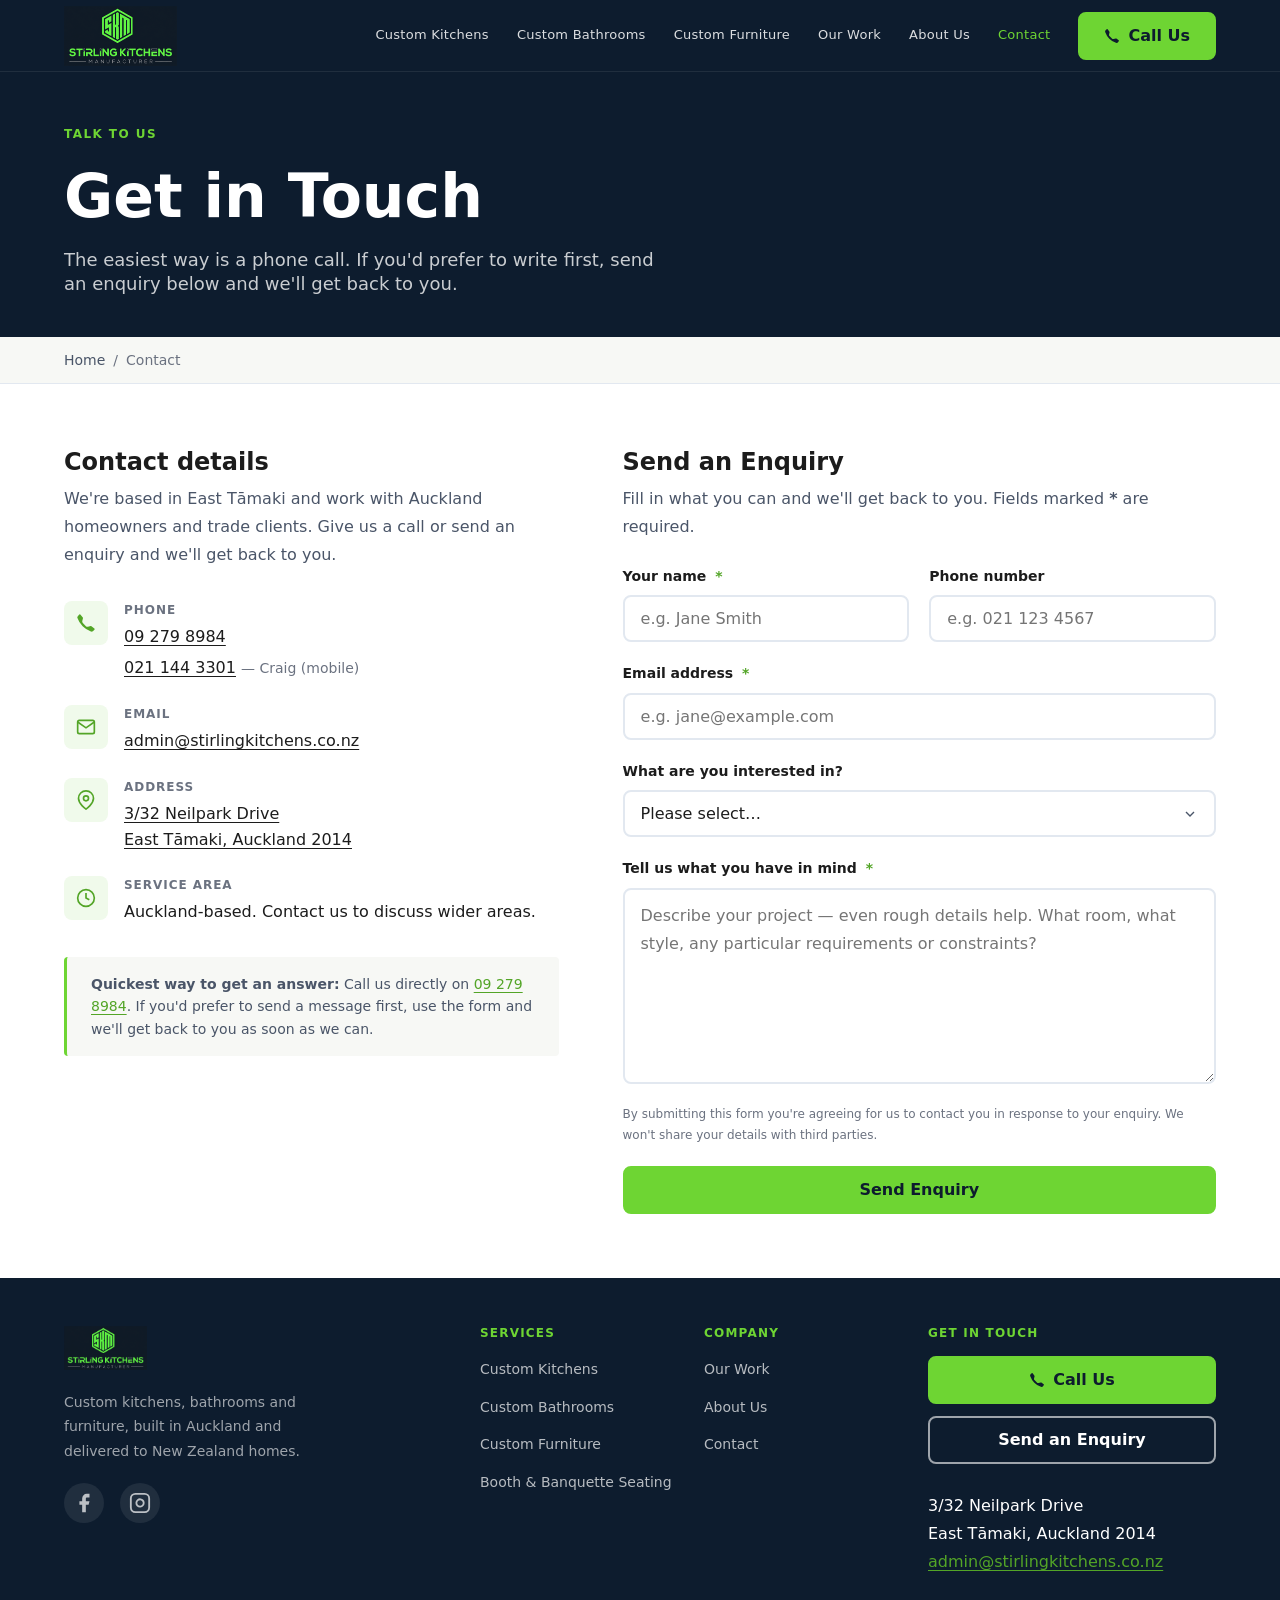
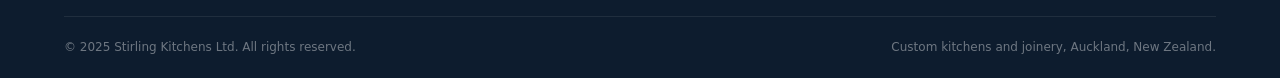
<file: contact.html>
﻿<!doctype html>
<html lang="en-NZ">
<head>
  <meta charset="UTF-8">
  <meta name="viewport" content="width=device-width, initial-scale=1.0">
  <title>Contact Stirling Kitchens | Auckland Kitchen Manufacturer</title>
  <meta name="description" content="Get in touch with Stirling Kitchens — Auckland's custom kitchen manufacturer. Call 09 279 8984, email admin@stirlingkitchens.co.nz, or send an enquiry. Based in East Tāmaki.">
  <link rel="canonical" href="https://www.stirlingkitchens.co.nz/contact.html">
  <meta property="og:title" content="Contact Stirling Kitchens | Auckland Kitchen Manufacturer">
  <meta property="og:description" content="Discuss your kitchen renovation, new build or custom bathroom project. Call 09 279 8984 or send an enquiry — we're based in East Tāmaki, Auckland.">
  <meta property="og:type" content="website">
  <meta property="og:image" content="https://www.stirlingkitchens.co.nz/Landscape/grey-lynn-oak-kitchen-full-view.webp">
  <meta property="og:image:width" content="1200">
  <meta property="og:image:alt" content="Custom kitchen by Stirling Kitchens — oak cabinetry with stainless steel benchtop">
  <link rel="stylesheet" href="assets/css/tokens.css">
  <link rel="stylesheet" href="assets/css/base.css">
  <link rel="stylesheet" href="assets/css/components.css">
  <link rel="icon" type="image/png" href="assets/stirling-kitchens-favicon.png">
  <link rel="apple-touch-icon" href="assets/stirling-kitchens-favicon.png">
  <script type="application/ld+json">
  {
    "@context": "https://schema.org",
    "@graph": [
      {
        "@type": "LocalBusiness",
        "@id": "https://www.stirlingkitchens.co.nz/#business",
        "name": "Stirling Kitchens Ltd",
        "url": "https://www.stirlingkitchens.co.nz",
        "telephone": "+6492798984",
        "email": "admin@stirlingkitchens.co.nz",
        "address": {
          "@type": "PostalAddress",
          "streetAddress": "3/32 Neilpark Drive",
          "addressLocality": "East Tāmaki",
          "addressRegion": "Auckland",
          "postalCode": "2014",
          "addressCountry": "NZ"
        }
      },
      {
        "@type": "ContactPage",
        "url": "https://www.stirlingkitchens.co.nz/contact.html",
        "name": "Contact Stirling Kitchens",
        "description": "Contact Stirling Kitchens by phone, email or enquiry form."
      },
      {
        "@type": "BreadcrumbList",
        "itemListElement": [
          {"@type": "ListItem", "position": 1, "name": "Home", "item": "https://www.stirlingkitchens.co.nz/"},
          {"@type": "ListItem", "position": 2, "name": "Contact", "item": "https://www.stirlingkitchens.co.nz/contact.html"}
        ]
      }
    ]
  }
  </script>
</head>
<body>
  <a href="#main" class="skip-link">Skip to main content</a>

  <header class="site-header">
    <div class="container header-inner">
      <a href="index.html" class="logo-link" aria-label="Stirling Kitchens — home">
        <img src="assets/stirling-kitchens-logo-skm.png" alt="Stirling Kitchens" class="site-logo" width="208" height="111">
      </a>
      <nav class="main-nav" aria-label="Main navigation">
        <button class="nav-toggle" aria-expanded="false" aria-controls="nav-list" aria-label="Open navigation menu">
          <svg class="icon-open" xmlns="http://www.w3.org/2000/svg" width="20" height="20" fill="none" viewBox="0 0 24 24" stroke="currentColor" stroke-width="2" aria-hidden="true"><line x1="3" y1="6" x2="21" y2="6"/><line x1="3" y1="12" x2="21" y2="12"/><line x1="3" y1="18" x2="21" y2="18"/></svg>
          <svg class="icon-close" xmlns="http://www.w3.org/2000/svg" width="20" height="20" fill="none" viewBox="0 0 24 24" stroke="currentColor" stroke-width="2" aria-hidden="true"><line x1="18" y1="6" x2="6" y2="18"/><line x1="6" y1="6" x2="18" y2="18"/></svg>
        </button>
        <ul class="nav-list" id="nav-list">
          <li><a href="custom-kitchens.html">Custom Kitchens</a></li>
          <li><a href="custom-bathrooms.html">Custom Bathrooms</a></li>
          <li><a href="custom-furniture.html">Custom Furniture</a></li>
          <li><a href="our-work.html">Our Work</a></li>
          <li><a href="about.html">About Us</a></li>
          <li><a href="contact.html" aria-current="page">Contact</a></li>
        </ul>
      </nav>
      <a href="tel:+6492798984" class="btn btn-primary header-cta" aria-label="Call Stirling Kitchens on 09 279 8984">
        <svg xmlns="http://www.w3.org/2000/svg" width="16" height="16" fill="currentColor" viewBox="0 0 16 16" aria-hidden="true"><path d="M3.654 1.328a.678.678 0 0 0-1.015-.063L1.605 2.3c-.483.484-.661 1.169-.45 1.77a17.568 17.568 0 0 0 4.168 6.608 17.569 17.569 0 0 0 6.608 4.168c.601.211 1.286.033 1.77-.45l1.034-1.034a.678.678 0 0 0-.063-1.015l-2.307-1.794a.678.678 0 0 0-.58-.122l-2.19.547a1.745 1.745 0 0 1-1.657-.459L5.482 8.062a1.745 1.745 0 0 1-.46-1.657l.548-2.19a.678.678 0 0 0-.122-.58L3.654 1.328z"/></svg>
        <span class="header-cta__label">Call Us</span>
      </a>
    </div>
  </header>

  <main id="main">

    <!-- Page hero -->
    <section class="page-hero" aria-labelledby="page-heading">
      <div class="container">
        <span class="section-label">Talk to us</span>
        <h1 id="page-heading">Get in Touch</h1>
        <p>The easiest way is a phone call. If you'd prefer to write first, send an enquiry below and we'll get back to you.</p>
      </div>
    </section>

    <!-- Breadcrumb -->
    <nav class="breadcrumb" aria-label="Breadcrumb">
      <div class="container">
        <ol>
          <li><a href="index.html">Home</a></li>
          <li aria-current="page">Contact</li>
        </ol>
      </div>
    </nav>

    <!-- Contact content -->
    <section class="section" aria-labelledby="contact-section">
      <div class="container">
        <div class="contact-layout">

          <!-- Contact info -->
          <div class="contact-info">
            <h2 class="contact-info__heading" id="contact-section">Contact details</h2>
            <p class="contact-info__intro">We're based in East Tāmaki and work with Auckland homeowners and trade clients. Give us a call or send an enquiry and we'll get back to you.</p>

            <div class="contact-detail">
              <div class="contact-detail__icon">
                <svg xmlns="http://www.w3.org/2000/svg" width="20" height="20" fill="currentColor" viewBox="0 0 16 16" aria-hidden="true"><path d="M3.654 1.328a.678.678 0 0 0-1.015-.063L1.605 2.3c-.483.484-.661 1.169-.45 1.77a17.568 17.568 0 0 0 4.168 6.608 17.569 17.569 0 0 0 6.608 4.168c.601.211 1.286.033 1.77-.45l1.034-1.034a.678.678 0 0 0-.063-1.015l-2.307-1.794a.678.678 0 0 0-.58-.122l-2.19.547a1.745 1.745 0 0 1-1.657-.459L5.482 8.062a1.745 1.745 0 0 1-.46-1.657l.548-2.19a.678.678 0 0 0-.122-.58L3.654 1.328z"/></svg>
              </div>
              <div>
                <div class="contact-detail__label">Phone</div>
                <div class="contact-detail__value">
                  <a href="tel:+6492798984">09 279 8984</a>
                </div>
                <div class="contact-detail__value" style="margin-top: 0.35rem;">
                  <a href="tel:+64211443301">021 144 3301</a> <span style="color: var(--color-text-muted, #6b7280); font-size: 0.875em;">— Craig (mobile)</span>
                </div>
              </div>
            </div>

            <div class="contact-detail">
              <div class="contact-detail__icon">
                <svg xmlns="http://www.w3.org/2000/svg" width="20" height="20" fill="none" viewBox="0 0 24 24" stroke="currentColor" stroke-width="2" aria-hidden="true"><path d="M4 4h16c1.1 0 2 .9 2 2v12c0 1.1-.9 2-2 2H4c-1.1 0-2-.9-2-2V6c0-1.1.9-2 2-2z"/><polyline points="22,6 12,13 2,6"/></svg>
              </div>
              <div>
                <div class="contact-detail__label">Email</div>
                <div class="contact-detail__value">
                  <a href="mailto:admin@stirlingkitchens.co.nz">admin@stirlingkitchens.co.nz</a>
                </div>
              </div>
            </div>

            <div class="contact-detail">
              <div class="contact-detail__icon">
                <svg xmlns="http://www.w3.org/2000/svg" width="20" height="20" fill="none" viewBox="0 0 24 24" stroke="currentColor" stroke-width="2" aria-hidden="true"><path d="M21 10c0 7-9 13-9 13s-9-6-9-13a9 9 0 0 1 18 0z"/><circle cx="12" cy="10" r="3"/></svg>
              </div>
              <div>
                <div class="contact-detail__label">Address</div>
                <div class="contact-detail__value">
                  <a href="https://www.google.com/maps/search/3%2F32+Neilpark+Drive%2C+East+T%C4%81maki%2C+Auckland+2014" target="_blank" rel="noopener noreferrer">
                    3/32 Neilpark Drive<br>East Tāmaki, Auckland 2014
                  </a>
                </div>
              </div>
            </div>

            <div class="contact-detail">
              <div class="contact-detail__icon">
                <svg xmlns="http://www.w3.org/2000/svg" width="20" height="20" fill="none" viewBox="0 0 24 24" stroke="currentColor" stroke-width="2" aria-hidden="true"><circle cx="12" cy="12" r="10"/><polyline points="12 6 12 12 16 14"/></svg>
              </div>
              <div>
                <div class="contact-detail__label">Service area</div>
                <div class="contact-detail__value">Auckland-based. Contact us to discuss wider areas.</div>
              </div>
            </div>

            <!-- Quickest way note -->
            <div class="gallery-note" style="margin-top: 2rem;">
              <strong>Quickest way to get an answer:</strong> Call us directly on <a href="tel:+6492798984">09 279 8984</a>. If you'd prefer to send a message first, use the form and we'll get back to you as soon as we can.
            </div>
          </div>

          <!-- Enquiry form -->
          <div>
            <h2 class="form-heading">Send an Enquiry</h2>
            <p class="form-intro">Fill in what you can and we'll get back to you. Fields marked <strong aria-hidden="true">*</strong> are required.</p>

            <form name="enquiry" method="POST" action="thank-you.html" data-netlify="true" netlify-honeypot="bot-field" class="enquiry-form" novalidate>
              <input type="hidden" name="form-name" value="enquiry">
              <div class="hidden" aria-hidden="true">
                <label>Don't fill this in: <input name="bot-field" tabindex="-1"></label>
              </div>

              <div class="form-row">
                <div class="form-group">
                  <label for="name">Your name <span class="required" aria-hidden="true">*</span></label>
                  <input type="text" id="name" name="name" required autocomplete="name" placeholder="e.g. Jane Smith">
                </div>
                <div class="form-group">
                  <label for="phone">Phone number</label>
                  <input type="tel" id="phone" name="phone" autocomplete="tel" placeholder="e.g. 021 123 4567">
                </div>
              </div>

              <div class="form-group">
                <label for="email">Email address <span class="required" aria-hidden="true">*</span></label>
                <input type="email" id="email" name="email" required autocomplete="email" placeholder="e.g. jane@example.com">
              </div>

              <div class="form-group">
                <label for="service">What are you interested in?</label>
                <select id="service" name="service">
                  <option value="">Please select…</option>
                  <option value="custom-kitchens">Custom Kitchens</option>
                  <option value="custom-bathrooms">Custom Bathrooms</option>
                  <option value="booth-seating">Booth / Banquette Seating</option>
                  <option value="custom-furniture">Other Custom Furniture</option>
                  <option value="not-sure">Not sure yet</option>
                </select>
              </div>

              <div class="form-group">
                <label for="message">Tell us what you have in mind <span class="required" aria-hidden="true">*</span></label>
                <textarea id="message" name="message" required rows="6" placeholder="Describe your project — even rough details help. What room, what style, any particular requirements or constraints?"></textarea>
              </div>

              <p class="form-note">By submitting this form you're agreeing for us to contact you in response to your enquiry. We won't share your details with third parties.</p>

              <button type="submit" class="btn btn-primary">Send Enquiry</button>
            </form>
          </div>

        </div>
      </div>
    </section>

  </main>

  <footer class="site-footer">
    <div class="container">
      <div class="footer-grid">
        <div class="footer-brand">
          <img src="assets/stirling-kitchens-logo-skm.png" alt="Stirling Kitchens" class="site-logo" width="160" height="140">
          <p>Custom kitchens, bathrooms and furniture, built in Auckland and delivered to New Zealand homes.</p>
          <div class="footer-social" aria-label="Follow us on social media">
            <a href="https://www.facebook.com/Stirlingkitchens/" class="footer-social__link" target="_blank" rel="noopener noreferrer" aria-label="Stirling Kitchens on Facebook">
              <svg xmlns="http://www.w3.org/2000/svg" width="22" height="22" fill="currentColor" viewBox="0 0 24 24" aria-hidden="true"><path d="M18 2h-3a5 5 0 0 0-5 5v3H7v4h3v8h4v-8h3l1-4h-4V7a1 1 0 0 1 1-1h3z"/></svg>
            </a>
            <a href="https://www.instagram.com/stirlingkitchens/" class="footer-social__link" target="_blank" rel="noopener noreferrer" aria-label="Stirling Kitchens on Instagram">
              <svg xmlns="http://www.w3.org/2000/svg" width="22" height="22" fill="none" stroke="currentColor" stroke-width="2" viewBox="0 0 24 24" aria-hidden="true"><rect x="2" y="2" width="20" height="20" rx="5" ry="5"/><path d="M16 11.37A4 4 0 1 1 12.63 8 4 4 0 0 1 16 11.37z"/><line x1="17.5" y1="6.5" x2="17.51" y2="6.5"/></svg>
            </a>
          </div>
        </div>
        <div class="footer-nav">
          <h3>Services</h3>
          <ul>
            <li><a href="custom-kitchens.html">Custom Kitchens</a></li>
            <li><a href="custom-bathrooms.html">Custom Bathrooms</a></li>
            <li><a href="custom-furniture.html">Custom Furniture</a></li>
            <li><a href="booth-seating.html">Booth &amp; Banquette Seating</a></li>
          </ul>
        </div>
        <div class="footer-nav">
          <h3>Company</h3>
          <ul>
            <li><a href="our-work.html">Our Work</a></li>
            <li><a href="about.html">About Us</a></li>
            <li><a href="contact.html">Contact</a></li>
          </ul>
        </div>
        <div class="footer-cta">
          <h3>Get in Touch</h3>
          <a href="tel:+6492798984" class="btn btn-primary">
            <svg xmlns="http://www.w3.org/2000/svg" width="16" height="16" fill="currentColor" viewBox="0 0 16 16" aria-hidden="true"><path d="M3.654 1.328a.678.678 0 0 0-1.015-.063L1.605 2.3c-.483.484-.661 1.169-.45 1.77a17.568 17.568 0 0 0 4.168 6.608 17.569 17.569 0 0 0 6.608 4.168c.601.211 1.286.033 1.77-.45l1.034-1.034a.678.678 0 0 0-.063-1.015l-2.307-1.794a.678.678 0 0 0-.58-.122l-2.19.547a1.745 1.745 0 0 1-1.657-.459L5.482 8.062a1.745 1.745 0 0 1-.46-1.657l.548-2.19a.678.678 0 0 0-.122-.58L3.654 1.328z"/></svg>
            Call Us
          </a>
          <a href="contact.html" class="btn btn-ghost">Send an Enquiry</a>
          <address style="margin-top: 1rem;">
            <p>3/32 Neilpark Drive<br>East Tāmaki, Auckland 2014</p>
            <p><a href="mailto:admin@stirlingkitchens.co.nz">admin@stirlingkitchens.co.nz</a></p>
          </address>
        </div>
      </div>
      <div class="footer-bottom">
        <p>&copy; 2025 Stirling Kitchens Ltd. All rights reserved.</p>
        <p>Custom kitchens and joinery, Auckland, New Zealand.</p>
      </div>
    </div>
  </footer>

  <script src="assets/js/main.js"></script>
</body>
</html>
</file>
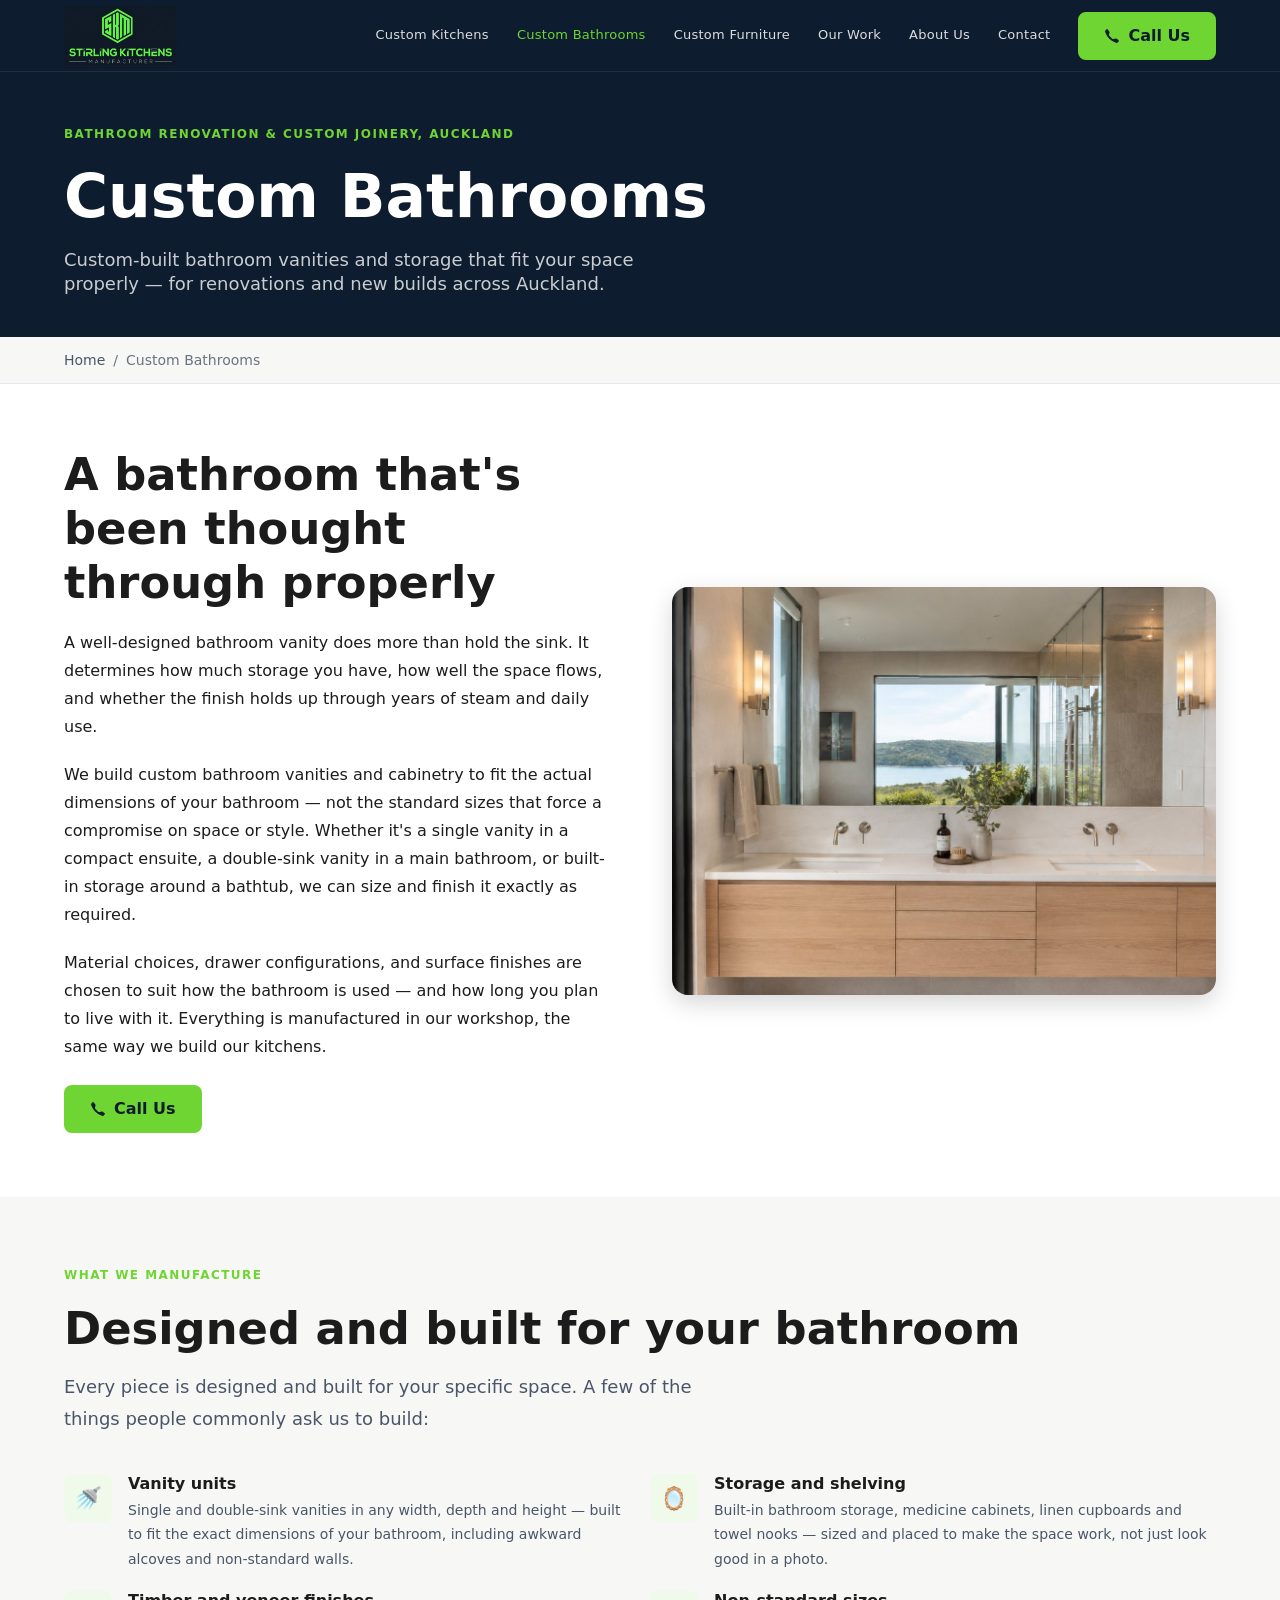
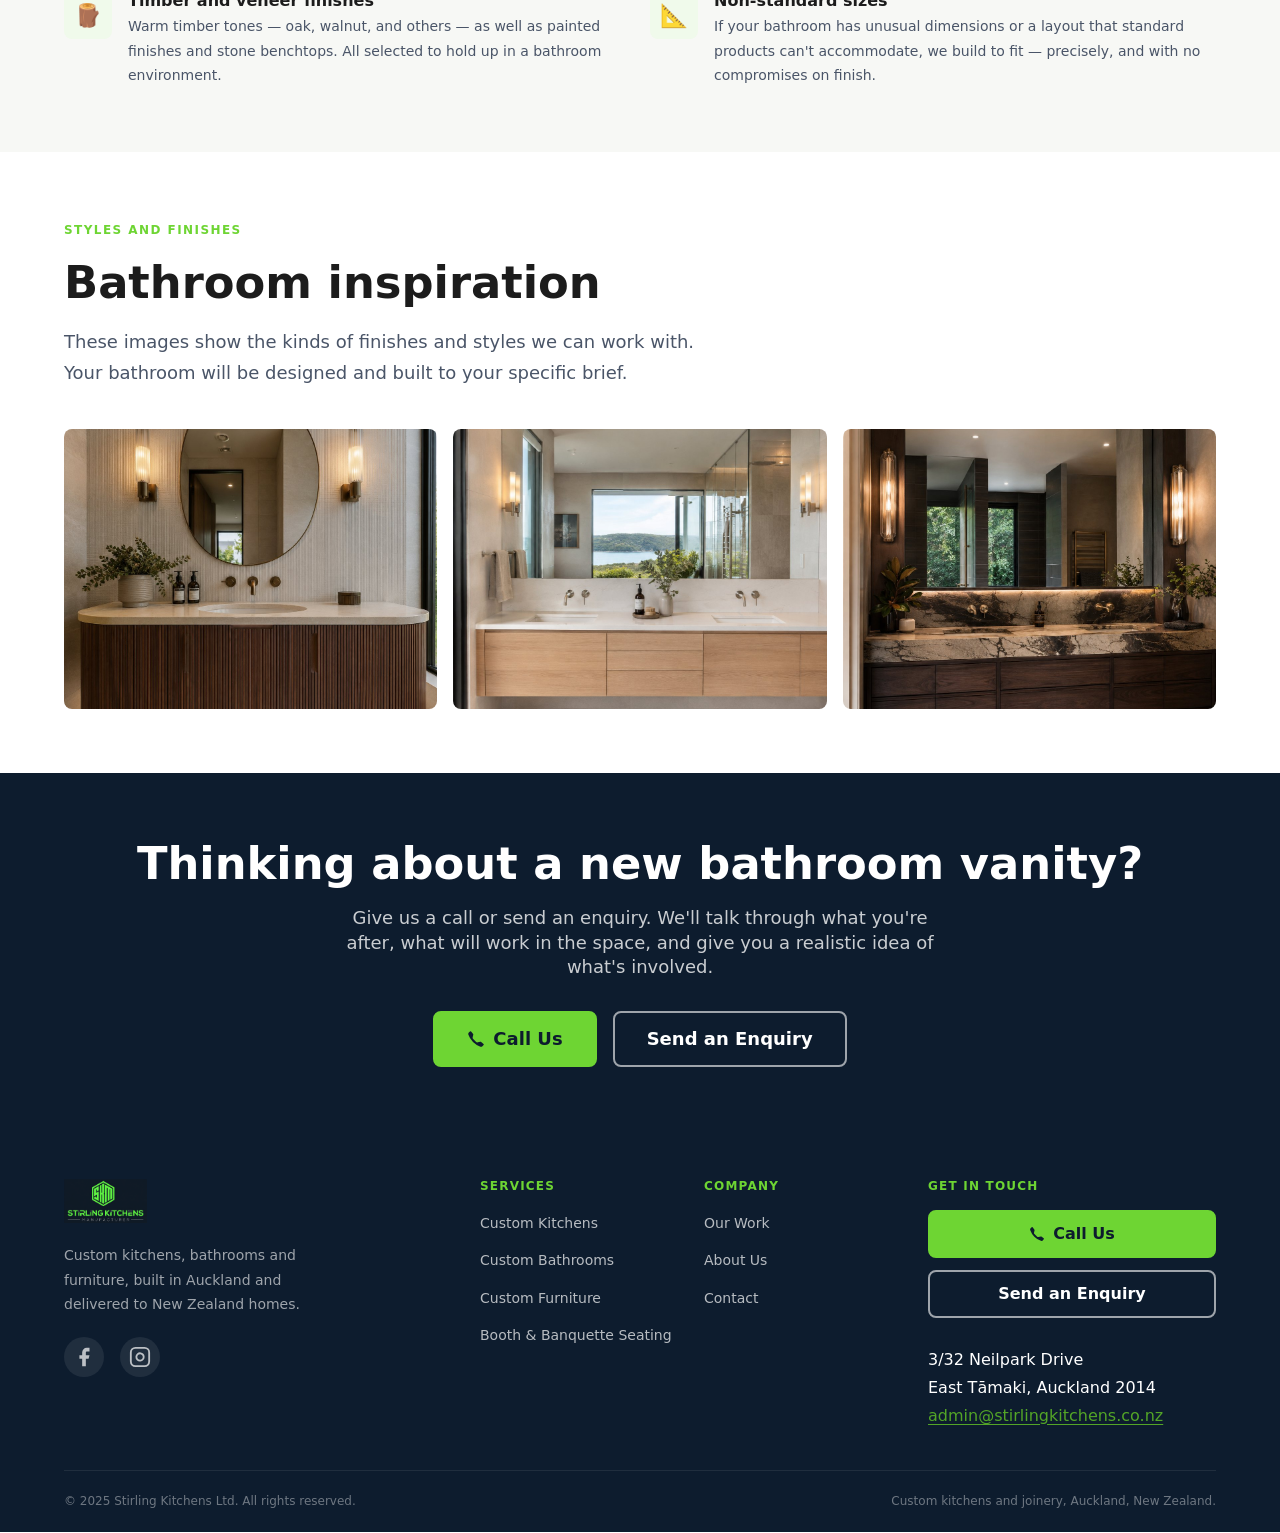
<file: custom-bathrooms.html>
﻿<!doctype html>
<html lang="en-NZ">
<head>
  <meta charset="UTF-8">
  <meta name="viewport" content="width=device-width, initial-scale=1.0">
  <title>Custom Bathroom Vanities & Renovation Auckland | Stirling Kitchens</title>
  <meta name="description" content="Custom bathroom vanities and renovation joinery manufactured in Auckland. Built to fit your space — not catalogue sizes. our workshop. Call 09 279 8984.">
  <link rel="canonical" href="https://www.stirlingkitchens.co.nz/custom-bathrooms.html">
  <meta property="og:title" content="Custom Bathroom Vanities & Renovation Auckland | Stirling Kitchens">
  <meta property="og:description" content="Auckland bathroom renovation specialists. Custom vanities, cabinetry and joinery manufactured in-house to fit your space — no catalogue sizes, no compromises.">
  <meta property="og:type" content="website">
  <meta property="og:image" content="https://www.stirlingkitchens.co.nz/Landscape/grey-lynn-oak-kitchen-full-view.webp">
  <meta property="og:image:width" content="1200">
  <meta property="og:image:alt" content="Custom kitchen by Stirling Kitchens — oak cabinetry with stainless steel benchtop">
  <link rel="stylesheet" href="assets/css/tokens.css">
  <link rel="stylesheet" href="assets/css/base.css">
  <link rel="stylesheet" href="assets/css/components.css">
  <link rel="icon" type="image/png" href="assets/stirling-kitchens-favicon.png">
  <link rel="apple-touch-icon" href="assets/stirling-kitchens-favicon.png">
  <script type="application/ld+json">
  {
    "@context": "https://schema.org",
    "@graph": [
      {
        "@type": "LocalBusiness",
        "@id": "https://www.stirlingkitchens.co.nz/#business",
        "name": "Stirling Kitchens Ltd",
        "url": "https://www.stirlingkitchens.co.nz",
        "telephone": "+6492798984",
        "email": "admin@stirlingkitchens.co.nz",
        "address": {
          "@type": "PostalAddress",
          "streetAddress": "3/32 Neilpark Drive",
          "addressLocality": "East Tāmaki",
          "addressRegion": "Auckland",
          "postalCode": "2014",
          "addressCountry": "NZ"
        }
      },
      {
        "@type": "Service",
        "name": "Custom Bathroom Vanity Manufacturing",
        "provider": {"@id": "https://www.stirlingkitchens.co.nz/#business"},
        "areaServed": {"@type": "City", "name": "Auckland"},
        "description": "Custom bathroom vanities and cabinetry built to fit Auckland bathrooms."
      },
      {
        "@type": "BreadcrumbList",
        "itemListElement": [
          {"@type": "ListItem", "position": 1, "name": "Home", "item": "https://www.stirlingkitchens.co.nz/"},
          {"@type": "ListItem", "position": 2, "name": "Custom Bathrooms", "item": "https://www.stirlingkitchens.co.nz/custom-bathrooms.html"}
        ]
      }
    ]
  }
  </script>
</head>
<body>
  <a href="#main" class="skip-link">Skip to main content</a>

  <header class="site-header">
    <div class="container header-inner">
      <a href="index.html" class="logo-link" aria-label="Stirling Kitchens — home">
        <img src="assets/stirling-kitchens-logo-skm.png" alt="Stirling Kitchens" class="site-logo" width="208" height="111">
      </a>
      <nav class="main-nav" aria-label="Main navigation">
        <button class="nav-toggle" aria-expanded="false" aria-controls="nav-list" aria-label="Open navigation menu">
          <svg class="icon-open" xmlns="http://www.w3.org/2000/svg" width="20" height="20" fill="none" viewBox="0 0 24 24" stroke="currentColor" stroke-width="2" aria-hidden="true"><line x1="3" y1="6" x2="21" y2="6"/><line x1="3" y1="12" x2="21" y2="12"/><line x1="3" y1="18" x2="21" y2="18"/></svg>
          <svg class="icon-close" xmlns="http://www.w3.org/2000/svg" width="20" height="20" fill="none" viewBox="0 0 24 24" stroke="currentColor" stroke-width="2" aria-hidden="true"><line x1="18" y1="6" x2="6" y2="18"/><line x1="6" y1="6" x2="18" y2="18"/></svg>
        </button>
        <ul class="nav-list" id="nav-list">
          <li><a href="custom-kitchens.html">Custom Kitchens</a></li>
          <li><a href="custom-bathrooms.html" aria-current="page">Custom Bathrooms</a></li>
          <li><a href="custom-furniture.html">Custom Furniture</a></li>
          <li><a href="our-work.html">Our Work</a></li>
          <li><a href="about.html">About Us</a></li>
          <li><a href="contact.html">Contact</a></li>
        </ul>
      </nav>
      <a href="tel:+6492798984" class="btn btn-primary header-cta" aria-label="Call Stirling Kitchens on 09 279 8984">
        <svg xmlns="http://www.w3.org/2000/svg" width="16" height="16" fill="currentColor" viewBox="0 0 16 16" aria-hidden="true"><path d="M3.654 1.328a.678.678 0 0 0-1.015-.063L1.605 2.3c-.483.484-.661 1.169-.45 1.77a17.568 17.568 0 0 0 4.168 6.608 17.569 17.569 0 0 0 6.608 4.168c.601.211 1.286.033 1.77-.45l1.034-1.034a.678.678 0 0 0-.063-1.015l-2.307-1.794a.678.678 0 0 0-.58-.122l-2.19.547a1.745 1.745 0 0 1-1.657-.459L5.482 8.062a1.745 1.745 0 0 1-.46-1.657l.548-2.19a.678.678 0 0 0-.122-.58L3.654 1.328z"/></svg>
        <span class="header-cta__label">Call Us</span>
      </a>
    </div>
  </header>

  <main id="main">

    <!-- Page hero -->
    <section class="page-hero" aria-labelledby="page-heading">
      <div class="container">
        <span class="section-label">Bathroom renovation &amp; custom joinery, Auckland</span>
        <h1 id="page-heading">Custom Bathrooms</h1>
        <p>Custom-built bathroom vanities and storage that fit your space properly — for renovations and new builds across Auckland.</p>
      </div>
    </section>

    <!-- Breadcrumb -->
    <nav class="breadcrumb" aria-label="Breadcrumb">
      <div class="container">
        <ol>
          <li><a href="index.html">Home</a></li>
          <li aria-current="page">Custom Bathrooms</li>
        </ol>
      </div>
    </nav>

    <!-- Intro -->
    <section class="section" aria-labelledby="intro-heading">
      <div class="container">
        <div class="about-blurb">
          <div class="about-blurb__text">
            <h2 id="intro-heading">A bathroom that's been thought through properly</h2>
            <p>A well-designed bathroom vanity does more than hold the sink. It determines how much storage you have, how well the space flows, and whether the finish holds up through years of steam and daily use.</p>
            <p>We build custom bathroom vanities and cabinetry to fit the actual dimensions of your bathroom — not the standard sizes that force a compromise on space or style. Whether it's a single vanity in a compact ensuite, a double-sink vanity in a main bathroom, or built-in storage around a bathtub, we can size and finish it exactly as required.</p>
            <p>Material choices, drawer configurations, and surface finishes are chosen to suit how the bathroom is used — and how long you plan to live with it. Everything is manufactured in our workshop, the same way we build our kitchens.</p>
            <a href="tel:+6492798984" class="btn btn-primary" style="margin-top: 1.5rem;">
              <svg xmlns="http://www.w3.org/2000/svg" width="16" height="16" fill="currentColor" viewBox="0 0 16 16" aria-hidden="true"><path d="M3.654 1.328a.678.678 0 0 0-1.015-.063L1.605 2.3c-.483.484-.661 1.169-.45 1.77a17.568 17.568 0 0 0 4.168 6.608 17.569 17.569 0 0 0 6.608 4.168c.601.211 1.286.033 1.77-.45l1.034-1.034a.678.678 0 0 0-.063-1.015l-2.307-1.794a.678.678 0 0 0-.58-.122l-2.19.547a1.745 1.745 0 0 1-1.657-.459L5.482 8.062a1.745 1.745 0 0 1-.46-1.657l.548-2.19a.678.678 0 0 0-.122-.58L3.654 1.328z"/></svg>
              Call Us
            </a>
          </div>
          <div class="about-blurb__image">
            <img src="Bathroom%20Images/bathroom-vanity-oak-double-sink-ocean-view.jpg"
                 alt="Bathroom style reference: oak double-sink vanity with ocean view"
                 width="800" height="600"
                 loading="lazy">
          </div>
        </div>
      </div>
    </section>

    <!-- What we build -->
    <section class="section section--light" aria-labelledby="what-we-build-heading">
      <div class="container">
        <div class="section-header">
          <span class="section-label">What we manufacture</span>
          <h2 id="what-we-build-heading">Designed and built for your bathroom</h2>
          <p>Every piece is designed and built for your specific space. A few of the things people commonly ask us to build:</p>
        </div>
        <div class="booth-features">
          <div class="booth-feature">
            <div class="booth-feature__icon" aria-hidden="true">🚿</div>
            <div class="booth-feature__content">
              <h3>Vanity units</h3>
              <p>Single and double-sink vanities in any width, depth and height — built to fit the exact dimensions of your bathroom, including awkward alcoves and non-standard walls.</p>
            </div>
          </div>
          <div class="booth-feature">
            <div class="booth-feature__icon" aria-hidden="true">🪞</div>
            <div class="booth-feature__content">
              <h3>Storage and shelving</h3>
              <p>Built-in bathroom storage, medicine cabinets, linen cupboards and towel nooks — sized and placed to make the space work, not just look good in a photo.</p>
            </div>
          </div>
          <div class="booth-feature">
            <div class="booth-feature__icon" aria-hidden="true">🪵</div>
            <div class="booth-feature__content">
              <h3>Timber and veneer finishes</h3>
              <p>Warm timber tones — oak, walnut, and others — as well as painted finishes and stone benchtops. All selected to hold up in a bathroom environment.</p>
            </div>
          </div>
          <div class="booth-feature">
            <div class="booth-feature__icon" aria-hidden="true">📐</div>
            <div class="booth-feature__content">
              <h3>Non-standard sizes</h3>
              <p>If your bathroom has unusual dimensions or a layout that standard products can't accommodate, we build to fit — precisely, and with no compromises on finish.</p>
            </div>
          </div>
        </div>
      </div>
    </section>

    <!-- Gallery -->
    <section class="section" aria-labelledby="gallery-heading">
      <div class="container">
        <div class="section-header">
          <span class="section-label">Styles and finishes</span>
          <h2 id="gallery-heading">Bathroom inspiration</h2>
          <p>These images show the kinds of finishes and styles we can work with. Your bathroom will be designed and built to your specific brief.</p>
        </div>
        <div class="gallery-grid">
          <figure class="gallery-item">
            <img src="Bathroom%20Images/bathroom-vanity-fluted-walnut-round-mirror.jpg"
                 alt="Bathroom style reference: fluted walnut vanity with round mirror"
                 width="800" height="600"
                 loading="lazy">
            <figcaption class="gallery-item__caption">Style reference only</figcaption>
          </figure>
          <figure class="gallery-item">
            <img src="Bathroom%20Images/bathroom-vanity-oak-double-sink-ocean-view.jpg"
                 alt="Bathroom style reference: oak double-sink vanity with ocean view setting"
                 width="800" height="600"
                 loading="lazy">
            <figcaption class="gallery-item__caption">Style reference only</figcaption>
          </figure>
          <figure class="gallery-item">
            <img src="Bathroom%20Images/bathroom-vanity-dark-timber-marble-benchtop.jpg"
                 alt="Bathroom style reference: dark timber vanity with marble benchtop"
                 width="800" height="600"
                 loading="lazy">
            <figcaption class="gallery-item__caption">Style reference only</figcaption>
          </figure>
        </div>
      </div>
    </section>

    <!-- CTA -->
    <section class="cta-block" aria-labelledby="cta-heading">
      <div class="container">
        <h2 id="cta-heading">Thinking about a new bathroom vanity?</h2>
        <p>Give us a call or send an enquiry. We'll talk through what you're after, what will work in the space, and give you a realistic idea of what's involved.</p>
        <div class="cta-block__actions">
          <a href="tel:+6492798984" class="btn btn-primary btn-lg">
            <svg xmlns="http://www.w3.org/2000/svg" width="18" height="18" fill="currentColor" viewBox="0 0 16 16" aria-hidden="true"><path d="M3.654 1.328a.678.678 0 0 0-1.015-.063L1.605 2.3c-.483.484-.661 1.169-.45 1.77a17.568 17.568 0 0 0 4.168 6.608 17.569 17.569 0 0 0 6.608 4.168c.601.211 1.286.033 1.77-.45l1.034-1.034a.678.678 0 0 0-.063-1.015l-2.307-1.794a.678.678 0 0 0-.58-.122l-2.19.547a1.745 1.745 0 0 1-1.657-.459L5.482 8.062a1.745 1.745 0 0 1-.46-1.657l.548-2.19a.678.678 0 0 0-.122-.58L3.654 1.328z"/></svg>
            Call Us
          </a>
          <a href="contact.html" class="btn btn-ghost btn-lg">Send an Enquiry</a>
        </div>
      </div>
    </section>

  </main>

  <footer class="site-footer">
    <div class="container">
      <div class="footer-grid">
        <div class="footer-brand">
          <img src="assets/stirling-kitchens-logo-skm.png" alt="Stirling Kitchens" class="site-logo" width="160" height="140">
          <p>Custom kitchens, bathrooms and furniture, built in Auckland and delivered to New Zealand homes.</p>
          <div class="footer-social" aria-label="Follow us on social media">
            <a href="https://www.facebook.com/Stirlingkitchens/" class="footer-social__link" target="_blank" rel="noopener noreferrer" aria-label="Stirling Kitchens on Facebook">
              <svg xmlns="http://www.w3.org/2000/svg" width="22" height="22" fill="currentColor" viewBox="0 0 24 24" aria-hidden="true"><path d="M18 2h-3a5 5 0 0 0-5 5v3H7v4h3v8h4v-8h3l1-4h-4V7a1 1 0 0 1 1-1h3z"/></svg>
            </a>
            <a href="https://www.instagram.com/stirlingkitchens/" class="footer-social__link" target="_blank" rel="noopener noreferrer" aria-label="Stirling Kitchens on Instagram">
              <svg xmlns="http://www.w3.org/2000/svg" width="22" height="22" fill="none" stroke="currentColor" stroke-width="2" viewBox="0 0 24 24" aria-hidden="true"><rect x="2" y="2" width="20" height="20" rx="5" ry="5"/><path d="M16 11.37A4 4 0 1 1 12.63 8 4 4 0 0 1 16 11.37z"/><line x1="17.5" y1="6.5" x2="17.51" y2="6.5"/></svg>
            </a>
          </div>
        </div>
        <div class="footer-nav">
          <h3>Services</h3>
          <ul>
            <li><a href="custom-kitchens.html">Custom Kitchens</a></li>
            <li><a href="custom-bathrooms.html">Custom Bathrooms</a></li>
            <li><a href="custom-furniture.html">Custom Furniture</a></li>
            <li><a href="booth-seating.html">Booth &amp; Banquette Seating</a></li>
          </ul>
        </div>
        <div class="footer-nav">
          <h3>Company</h3>
          <ul>
            <li><a href="our-work.html">Our Work</a></li>
            <li><a href="about.html">About Us</a></li>
            <li><a href="contact.html">Contact</a></li>
          </ul>
        </div>
        <div class="footer-cta">
          <h3>Get in Touch</h3>
          <a href="tel:+6492798984" class="btn btn-primary">
            <svg xmlns="http://www.w3.org/2000/svg" width="16" height="16" fill="currentColor" viewBox="0 0 16 16" aria-hidden="true"><path d="M3.654 1.328a.678.678 0 0 0-1.015-.063L1.605 2.3c-.483.484-.661 1.169-.45 1.77a17.568 17.568 0 0 0 4.168 6.608 17.569 17.569 0 0 0 6.608 4.168c.601.211 1.286.033 1.77-.45l1.034-1.034a.678.678 0 0 0-.063-1.015l-2.307-1.794a.678.678 0 0 0-.58-.122l-2.19.547a1.745 1.745 0 0 1-1.657-.459L5.482 8.062a1.745 1.745 0 0 1-.46-1.657l.548-2.19a.678.678 0 0 0-.122-.58L3.654 1.328z"/></svg>
            Call Us
          </a>
          <a href="contact.html" class="btn btn-ghost">Send an Enquiry</a>
          <address style="margin-top: 1rem;">
            <p>3/32 Neilpark Drive<br>East Tāmaki, Auckland 2014</p>
            <p><a href="mailto:admin@stirlingkitchens.co.nz">admin@stirlingkitchens.co.nz</a></p>
          </address>
        </div>
      </div>
      <div class="footer-bottom">
        <p>&copy; 2025 Stirling Kitchens Ltd. All rights reserved.</p>
        <p>Custom kitchens and joinery, Auckland, New Zealand.</p>
      </div>
    </div>
  </footer>

  <script src="assets/js/main.js"></script>
</body>
</html>
</file>
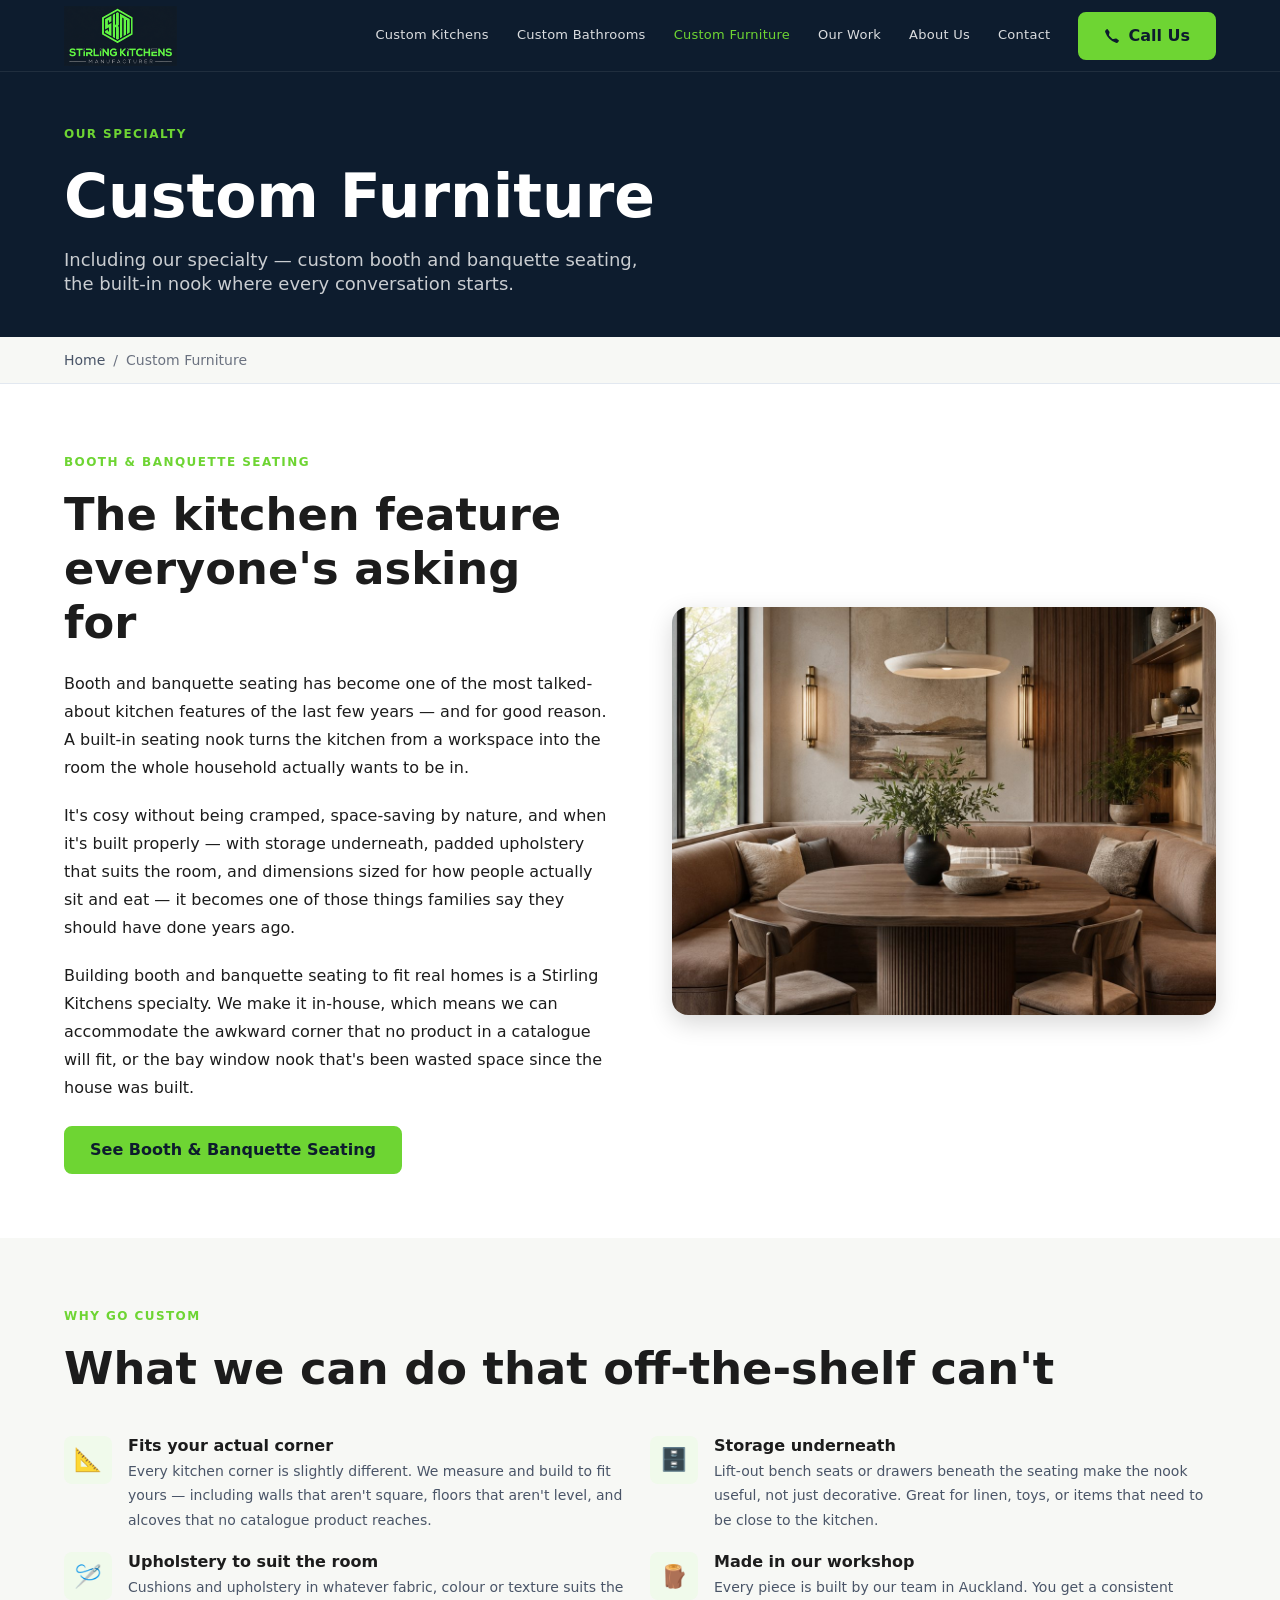
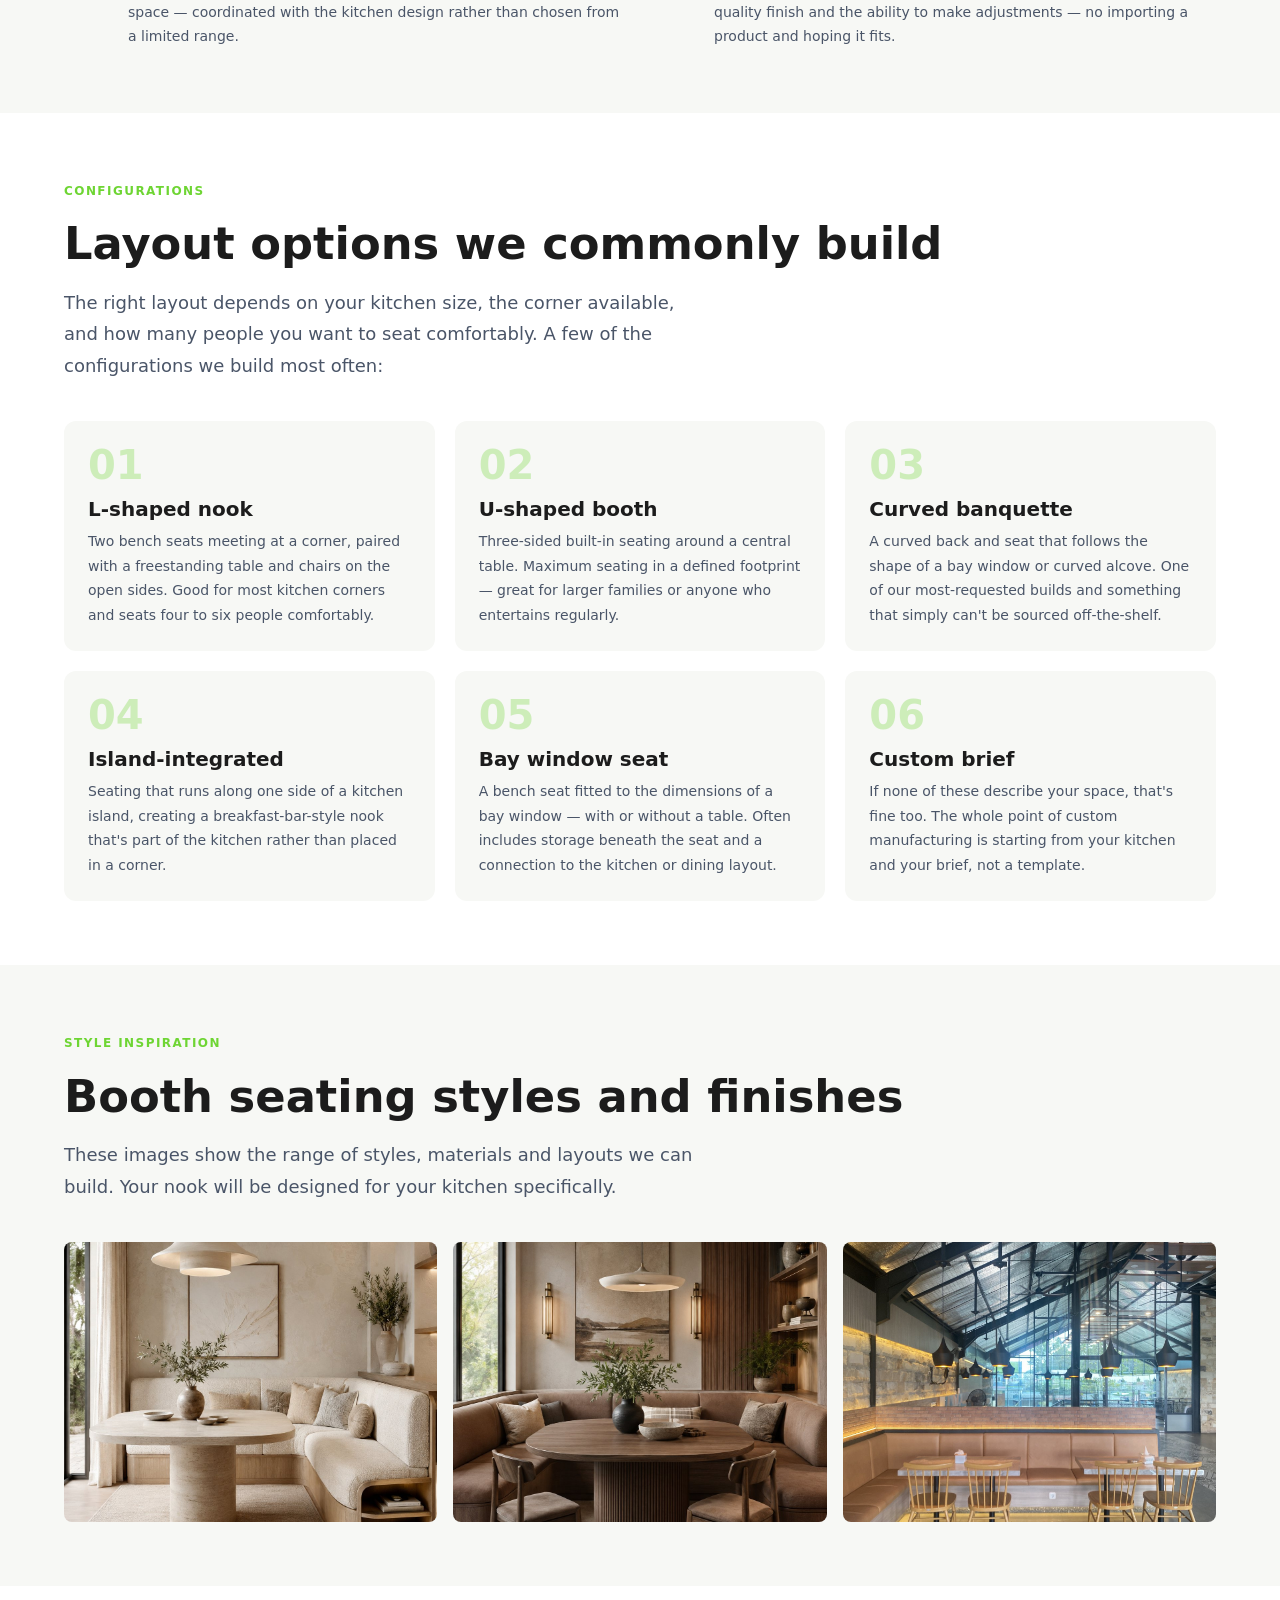
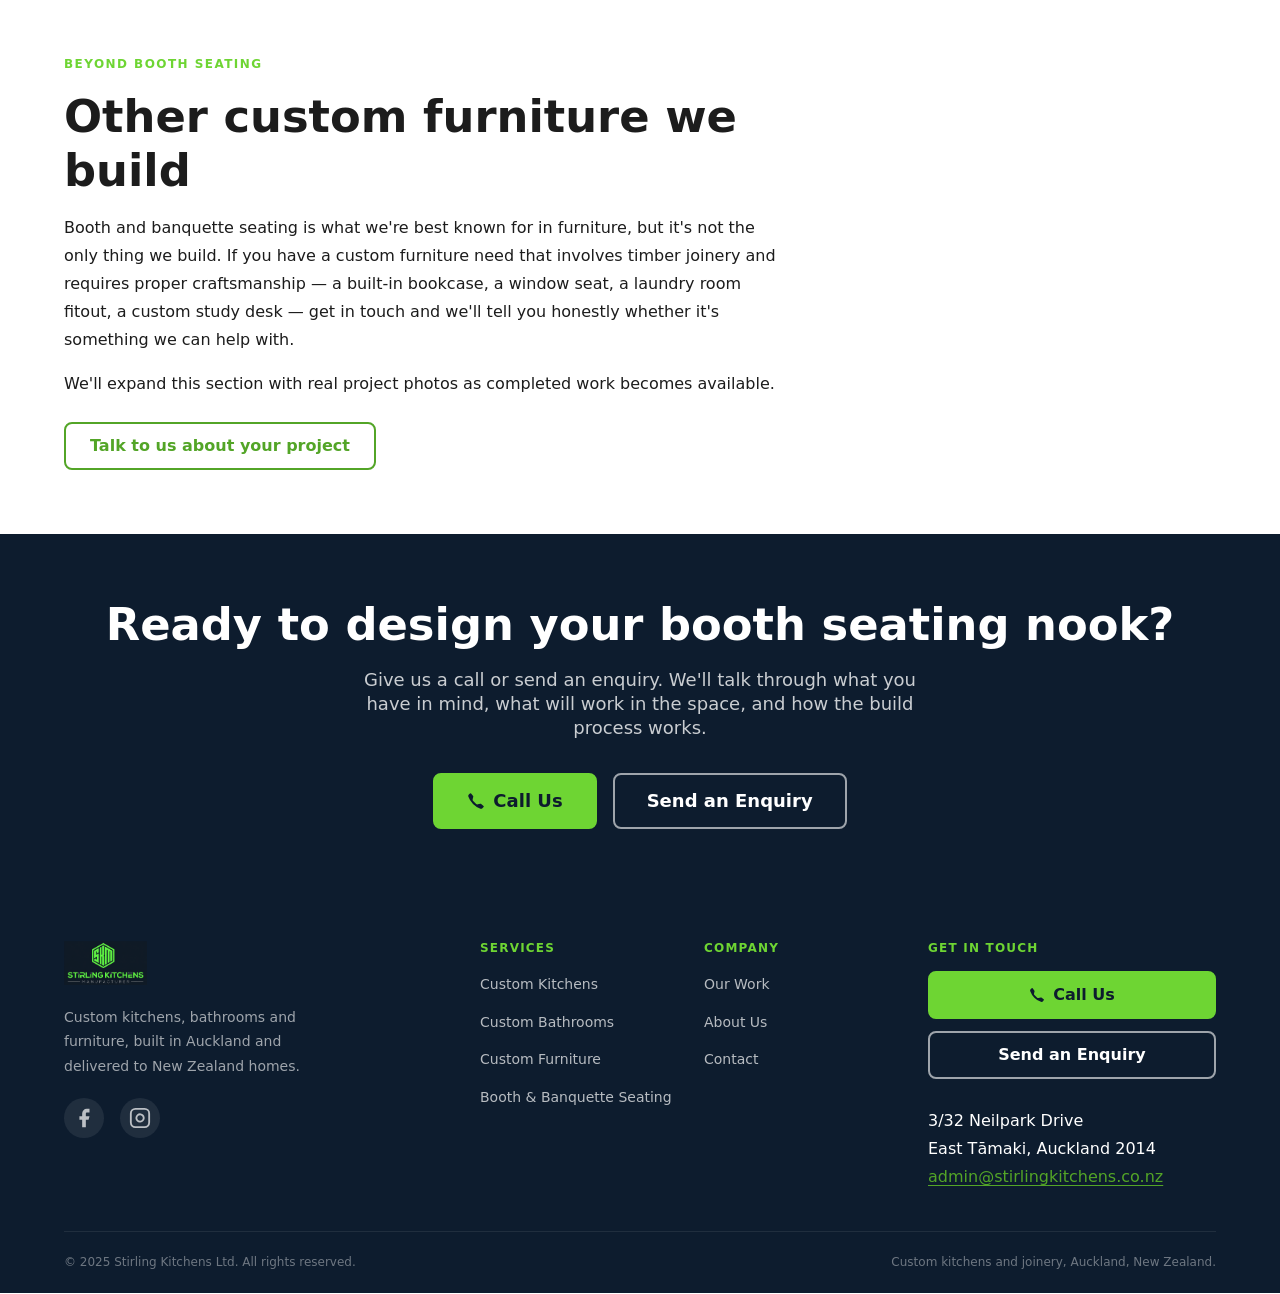
<file: custom-furniture.html>
﻿<!doctype html>
<html lang="en-NZ">
<head>
  <meta charset="UTF-8">
  <meta name="viewport" content="width=device-width, initial-scale=1.0">
  <title>Custom Furniture &amp; Booth Seating Auckland | Stirling Kitchens</title>
  <meta name="description" content="Custom furniture and booth seating specialists in Auckland. Built-in banquette nooks, L-shaped and U-shaped booth seating, and custom furniture manufactured in Auckland. Call 09 279 8984.">
  <link rel="canonical" href="https://www.stirlingkitchens.co.nz/custom-furniture.html">
  <meta property="og:title" content="Custom Furniture &amp; Booth Seating Auckland | Stirling Kitchens">
  <meta property="og:description" content="Custom joinery and built-in furniture for Auckland homes. Booth seating, library bookcases, bar units and bespoke cabinetry manufactured in our workshop.">
  <meta property="og:type" content="website">
  <meta property="og:image" content="https://www.stirlingkitchens.co.nz/Landscape/grey-lynn-oak-kitchen-full-view.webp">
  <meta property="og:image:width" content="1200">
  <meta property="og:image:alt" content="Custom kitchen by Stirling Kitchens — oak cabinetry with stainless steel benchtop">
  <link rel="stylesheet" href="assets/css/tokens.css">
  <link rel="stylesheet" href="assets/css/base.css">
  <link rel="stylesheet" href="assets/css/components.css">
  <link rel="icon" type="image/png" href="assets/stirling-kitchens-favicon.png">
  <link rel="apple-touch-icon" href="assets/stirling-kitchens-favicon.png">
  <script type="application/ld+json">
  {
    "@context": "https://schema.org",
    "@graph": [
      {
        "@type": "LocalBusiness",
        "@id": "https://www.stirlingkitchens.co.nz/#business",
        "name": "Stirling Kitchens Ltd",
        "url": "https://www.stirlingkitchens.co.nz",
        "telephone": "+6492798984",
        "email": "admin@stirlingkitchens.co.nz",
        "address": {
          "@type": "PostalAddress",
          "streetAddress": "3/32 Neilpark Drive",
          "addressLocality": "East Tāmaki",
          "addressRegion": "Auckland",
          "postalCode": "2014",
          "addressCountry": "NZ"
        }
      },
      {
        "@type": "Service",
        "name": "Custom Booth and Banquette Seating",
        "provider": {"@id": "https://www.stirlingkitchens.co.nz/#business"},
        "areaServed": {"@type": "City", "name": "Auckland"},
        "description": "Custom-built booth and banquette seating for Auckland homes. Manufactured in-house to fit awkward corners, bay windows and kitchen layouts."
      },
      {
        "@type": "BreadcrumbList",
        "itemListElement": [
          {"@type": "ListItem", "position": 1, "name": "Home", "item": "https://www.stirlingkitchens.co.nz/"},
          {"@type": "ListItem", "position": 2, "name": "Custom Furniture", "item": "https://www.stirlingkitchens.co.nz/custom-furniture.html"}
        ]
      }
    ]
  }
  </script>
</head>
<body>
  <a href="#main" class="skip-link">Skip to main content</a>

  <header class="site-header">
    <div class="container header-inner">
      <a href="index.html" class="logo-link" aria-label="Stirling Kitchens — home">
        <img src="assets/stirling-kitchens-logo-skm.png" alt="Stirling Kitchens" class="site-logo" width="208" height="111">
      </a>
      <nav class="main-nav" aria-label="Main navigation">
        <button class="nav-toggle" aria-expanded="false" aria-controls="nav-list" aria-label="Open navigation menu">
          <svg class="icon-open" xmlns="http://www.w3.org/2000/svg" width="20" height="20" fill="none" viewBox="0 0 24 24" stroke="currentColor" stroke-width="2" aria-hidden="true"><line x1="3" y1="6" x2="21" y2="6"/><line x1="3" y1="12" x2="21" y2="12"/><line x1="3" y1="18" x2="21" y2="18"/></svg>
          <svg class="icon-close" xmlns="http://www.w3.org/2000/svg" width="20" height="20" fill="none" viewBox="0 0 24 24" stroke="currentColor" stroke-width="2" aria-hidden="true"><line x1="18" y1="6" x2="6" y2="18"/><line x1="6" y1="6" x2="18" y2="18"/></svg>
        </button>
        <ul class="nav-list" id="nav-list">
          <li><a href="custom-kitchens.html">Custom Kitchens</a></li>
          <li><a href="custom-bathrooms.html">Custom Bathrooms</a></li>
          <li><a href="custom-furniture.html" aria-current="page">Custom Furniture</a></li>
          <li><a href="our-work.html">Our Work</a></li>
          <li><a href="about.html">About Us</a></li>
          <li><a href="contact.html">Contact</a></li>
        </ul>
      </nav>
      <a href="tel:+6492798984" class="btn btn-primary header-cta" aria-label="Call Stirling Kitchens on 09 279 8984">
        <svg xmlns="http://www.w3.org/2000/svg" width="16" height="16" fill="currentColor" viewBox="0 0 16 16" aria-hidden="true"><path d="M3.654 1.328a.678.678 0 0 0-1.015-.063L1.605 2.3c-.483.484-.661 1.169-.45 1.77a17.568 17.568 0 0 0 4.168 6.608 17.569 17.569 0 0 0 6.608 4.168c.601.211 1.286.033 1.77-.45l1.034-1.034a.678.678 0 0 0-.063-1.015l-2.307-1.794a.678.678 0 0 0-.58-.122l-2.19.547a1.745 1.745 0 0 1-1.657-.459L5.482 8.062a1.745 1.745 0 0 1-.46-1.657l.548-2.19a.678.678 0 0 0-.122-.58L3.654 1.328z"/></svg>
        <span class="header-cta__label">Call Us</span>
      </a>
    </div>
  </header>

  <main id="main">

    <!-- Page hero -->
    <section class="page-hero" aria-labelledby="page-heading">
      <div class="container">
        <span class="section-label">Our specialty</span>
        <h1 id="page-heading">Custom Furniture</h1>
        <p>Including our specialty — custom booth and banquette seating, the built-in nook where every conversation starts.</p>
      </div>
    </section>

    <!-- Breadcrumb -->
    <nav class="breadcrumb" aria-label="Breadcrumb">
      <div class="container">
        <ol>
          <li><a href="index.html">Home</a></li>
          <li aria-current="page">Custom Furniture</li>
        </ol>
      </div>
    </nav>

    <!-- Booth seating intro -->
    <section class="section" aria-labelledby="booth-intro-heading">
      <div class="container">
        <div class="about-blurb">
          <div class="about-blurb__text">
            <span class="section-label">Booth &amp; banquette seating</span>
            <h2 id="booth-intro-heading">The kitchen feature everyone's asking for</h2>
            <p>Booth and banquette seating has become one of the most talked-about kitchen features of the last few years — and for good reason. A built-in seating nook turns the kitchen from a workspace into the room the whole household actually wants to be in.</p>
            <p>It's cosy without being cramped, space-saving by nature, and when it's built properly — with storage underneath, padded upholstery that suits the room, and dimensions sized for how people actually sit and eat — it becomes one of those things families say they should have done years ago.</p>
            <p>Building booth and banquette seating to fit real homes is a Stirling Kitchens specialty. We make it in-house, which means we can accommodate the awkward corner that no product in a catalogue will fit, or the bay window nook that's been wasted space since the house was built.</p>
            <a href="booth-seating.html" class="btn btn-primary" style="margin-top: 1.5rem;">See Booth &amp; Banquette Seating</a>
          </div>
          <div class="about-blurb__image">
            <img src="Booth%20Seating%20Images/booth-seating-curved-walnut-banquette-round-table.jpg"
                 alt="Booth seating reference: curved walnut banquette seating with round table"
                 width="800" height="600"
                 loading="lazy">
          </div>
        </div>
      </div>
    </section>

    <!-- Why choose us -->
    <section class="section section--light" aria-labelledby="why-heading">
      <div class="container">
        <div class="section-header">
          <span class="section-label">Why go custom</span>
          <h2 id="why-heading">What we can do that off-the-shelf can't</h2>
        </div>
        <div class="booth-features">
          <div class="booth-feature">
            <div class="booth-feature__icon" aria-hidden="true">📐</div>
            <div class="booth-feature__content">
              <h3>Fits your actual corner</h3>
              <p>Every kitchen corner is slightly different. We measure and build to fit yours — including walls that aren't square, floors that aren't level, and alcoves that no catalogue product reaches.</p>
            </div>
          </div>
          <div class="booth-feature">
            <div class="booth-feature__icon" aria-hidden="true">🗄️</div>
            <div class="booth-feature__content">
              <h3>Storage underneath</h3>
              <p>Lift-out bench seats or drawers beneath the seating make the nook useful, not just decorative. Great for linen, toys, or items that need to be close to the kitchen.</p>
            </div>
          </div>
          <div class="booth-feature">
            <div class="booth-feature__icon" aria-hidden="true">🪡</div>
            <div class="booth-feature__content">
              <h3>Upholstery to suit the room</h3>
              <p>Cushions and upholstery in whatever fabric, colour or texture suits the space — coordinated with the kitchen design rather than chosen from a limited range.</p>
            </div>
          </div>
          <div class="booth-feature">
            <div class="booth-feature__icon" aria-hidden="true">🪵</div>
            <div class="booth-feature__content">
              <h3>Made in our workshop</h3>
              <p>Every piece is built by our team in Auckland. You get a consistent quality finish and the ability to make adjustments — no importing a product and hoping it fits.</p>
            </div>
          </div>
        </div>
      </div>
    </section>

    <!-- Layout options -->
    <section class="section" aria-labelledby="layouts-heading">
      <div class="container">
        <div class="section-header">
          <span class="section-label">Configurations</span>
          <h2 id="layouts-heading">Layout options we commonly build</h2>
          <p>The right layout depends on your kitchen size, the corner available, and how many people you want to seat comfortably. A few of the configurations we build most often:</p>
        </div>
        <div class="process-steps">
          <div class="process-step">
            <h3>L-shaped nook</h3>
            <p>Two bench seats meeting at a corner, paired with a freestanding table and chairs on the open sides. Good for most kitchen corners and seats four to six people comfortably.</p>
          </div>
          <div class="process-step">
            <h3>U-shaped booth</h3>
            <p>Three-sided built-in seating around a central table. Maximum seating in a defined footprint — great for larger families or anyone who entertains regularly.</p>
          </div>
          <div class="process-step">
            <h3>Curved banquette</h3>
            <p>A curved back and seat that follows the shape of a bay window or curved alcove. One of our most-requested builds and something that simply can't be sourced off-the-shelf.</p>
          </div>
          <div class="process-step">
            <h3>Island-integrated</h3>
            <p>Seating that runs along one side of a kitchen island, creating a breakfast-bar-style nook that's part of the kitchen rather than placed in a corner.</p>
          </div>
          <div class="process-step">
            <h3>Bay window seat</h3>
            <p>A bench seat fitted to the dimensions of a bay window — with or without a table. Often includes storage beneath the seat and a connection to the kitchen or dining layout.</p>
          </div>
          <div class="process-step">
            <h3>Custom brief</h3>
            <p>If none of these describe your space, that's fine too. The whole point of custom manufacturing is starting from your kitchen and your brief, not a template.</p>
          </div>
        </div>
      </div>
    </section>

    <!-- Gallery -->
    <section class="section section--light" aria-labelledby="gallery-heading">
      <div class="container">
        <div class="section-header">
          <span class="section-label">Style inspiration</span>
          <h2 id="gallery-heading">Booth seating styles and finishes</h2>
          <p>These images show the range of styles, materials and layouts we can build. Your nook will be designed for your kitchen specifically.</p>
        </div>
        <div class="gallery-grid">
          <figure class="gallery-item">
            <img src="Booth%20Seating%20Images/booth-seating-curved-neutral-boucle-corner-nook.jpg"
                 alt="Booth seating reference: curved corner nook with neutral boucle upholstery"
                 width="800" height="600"
                 loading="lazy">
            <figcaption class="gallery-item__caption">Style reference only</figcaption>
          </figure>
          <figure class="gallery-item">
            <img src="Booth%20Seating%20Images/booth-seating-curved-walnut-banquette-round-table.jpg"
                 alt="Booth seating reference: curved walnut banquette seating with round table"
                 width="800" height="600"
                 loading="lazy">
            <figcaption class="gallery-item__caption">Style reference only</figcaption>
          </figure>
          <figure class="gallery-item">
            <img src="Booth%20Seating%20Images/booth-seating-industrial-cafe-leather-bench.jpg"
                 alt="Booth seating reference: industrial style with leather bench seating"
                 width="800" height="600"
                 loading="lazy">
            <figcaption class="gallery-item__caption">Style reference only</figcaption>
          </figure>
        </div>
      </div>
    </section>

    <!-- Other furniture -->
    <section class="section" aria-labelledby="other-furniture-heading">
      <div class="container">
        <div style="max-width: var(--max-w-text);">
          <span class="section-label">Beyond booth seating</span>
          <h2 id="other-furniture-heading">Other custom furniture we build</h2>
          <p style="margin-top: 1rem;">Booth and banquette seating is what we're best known for in furniture, but it's not the only thing we build. If you have a custom furniture need that involves timber joinery and requires proper craftsmanship — a built-in bookcase, a window seat, a laundry room fitout, a custom study desk — get in touch and we'll tell you honestly whether it's something we can help with.</p>
          <p style="margin-top: 1rem;">We'll expand this section with real project photos as completed work becomes available.</p>
          <a href="contact.html" class="btn btn-secondary" style="margin-top: 1.5rem;">Talk to us about your project</a>
        </div>
      </div>
    </section>

    <!-- CTA -->
    <section class="cta-block" aria-labelledby="cta-heading">
      <div class="container">
        <h2 id="cta-heading">Ready to design your booth seating nook?</h2>
        <p>Give us a call or send an enquiry. We'll talk through what you have in mind, what will work in the space, and how the build process works.</p>
        <div class="cta-block__actions">
          <a href="tel:+6492798984" class="btn btn-primary btn-lg">
            <svg xmlns="http://www.w3.org/2000/svg" width="18" height="18" fill="currentColor" viewBox="0 0 16 16" aria-hidden="true"><path d="M3.654 1.328a.678.678 0 0 0-1.015-.063L1.605 2.3c-.483.484-.661 1.169-.45 1.77a17.568 17.568 0 0 0 4.168 6.608 17.569 17.569 0 0 0 6.608 4.168c.601.211 1.286.033 1.77-.45l1.034-1.034a.678.678 0 0 0-.063-1.015l-2.307-1.794a.678.678 0 0 0-.58-.122l-2.19.547a1.745 1.745 0 0 1-1.657-.459L5.482 8.062a1.745 1.745 0 0 1-.46-1.657l.548-2.19a.678.678 0 0 0-.122-.58L3.654 1.328z"/></svg>
            Call Us
          </a>
          <a href="contact.html" class="btn btn-ghost btn-lg">Send an Enquiry</a>
        </div>
      </div>
    </section>

  </main>

  <footer class="site-footer">
    <div class="container">
      <div class="footer-grid">
        <div class="footer-brand">
          <img src="assets/stirling-kitchens-logo-skm.png" alt="Stirling Kitchens" class="site-logo" width="160" height="140">
          <p>Custom kitchens, bathrooms and furniture, built in Auckland and delivered to New Zealand homes.</p>
          <div class="footer-social" aria-label="Follow us on social media">
            <a href="https://www.facebook.com/Stirlingkitchens/" class="footer-social__link" target="_blank" rel="noopener noreferrer" aria-label="Stirling Kitchens on Facebook">
              <svg xmlns="http://www.w3.org/2000/svg" width="22" height="22" fill="currentColor" viewBox="0 0 24 24" aria-hidden="true"><path d="M18 2h-3a5 5 0 0 0-5 5v3H7v4h3v8h4v-8h3l1-4h-4V7a1 1 0 0 1 1-1h3z"/></svg>
            </a>
            <a href="https://www.instagram.com/stirlingkitchens/" class="footer-social__link" target="_blank" rel="noopener noreferrer" aria-label="Stirling Kitchens on Instagram">
              <svg xmlns="http://www.w3.org/2000/svg" width="22" height="22" fill="none" stroke="currentColor" stroke-width="2" viewBox="0 0 24 24" aria-hidden="true"><rect x="2" y="2" width="20" height="20" rx="5" ry="5"/><path d="M16 11.37A4 4 0 1 1 12.63 8 4 4 0 0 1 16 11.37z"/><line x1="17.5" y1="6.5" x2="17.51" y2="6.5"/></svg>
            </a>
          </div>
        </div>
        <div class="footer-nav">
          <h3>Services</h3>
          <ul>
            <li><a href="custom-kitchens.html">Custom Kitchens</a></li>
            <li><a href="custom-bathrooms.html">Custom Bathrooms</a></li>
            <li><a href="custom-furniture.html">Custom Furniture</a></li>
            <li><a href="booth-seating.html">Booth &amp; Banquette Seating</a></li>
          </ul>
        </div>
        <div class="footer-nav">
          <h3>Company</h3>
          <ul>
            <li><a href="our-work.html">Our Work</a></li>
            <li><a href="about.html">About Us</a></li>
            <li><a href="contact.html">Contact</a></li>
          </ul>
        </div>
        <div class="footer-cta">
          <h3>Get in Touch</h3>
          <a href="tel:+6492798984" class="btn btn-primary">
            <svg xmlns="http://www.w3.org/2000/svg" width="16" height="16" fill="currentColor" viewBox="0 0 16 16" aria-hidden="true"><path d="M3.654 1.328a.678.678 0 0 0-1.015-.063L1.605 2.3c-.483.484-.661 1.169-.45 1.77a17.568 17.568 0 0 0 4.168 6.608 17.569 17.569 0 0 0 6.608 4.168c.601.211 1.286.033 1.77-.45l1.034-1.034a.678.678 0 0 0-.063-1.015l-2.307-1.794a.678.678 0 0 0-.58-.122l-2.19.547a1.745 1.745 0 0 1-1.657-.459L5.482 8.062a1.745 1.745 0 0 1-.46-1.657l.548-2.19a.678.678 0 0 0-.122-.58L3.654 1.328z"/></svg>
            Call Us
          </a>
          <a href="contact.html" class="btn btn-ghost">Send an Enquiry</a>
          <address style="margin-top: 1rem;">
            <p>3/32 Neilpark Drive<br>East Tāmaki, Auckland 2014</p>
            <p><a href="mailto:admin@stirlingkitchens.co.nz">admin@stirlingkitchens.co.nz</a></p>
          </address>
        </div>
      </div>
      <div class="footer-bottom">
        <p>&copy; 2025 Stirling Kitchens Ltd. All rights reserved.</p>
        <p>Custom kitchens and joinery, Auckland, New Zealand.</p>
      </div>
    </div>
  </footer>

  <script src="assets/js/main.js"></script>
</body>
</html>
</file>
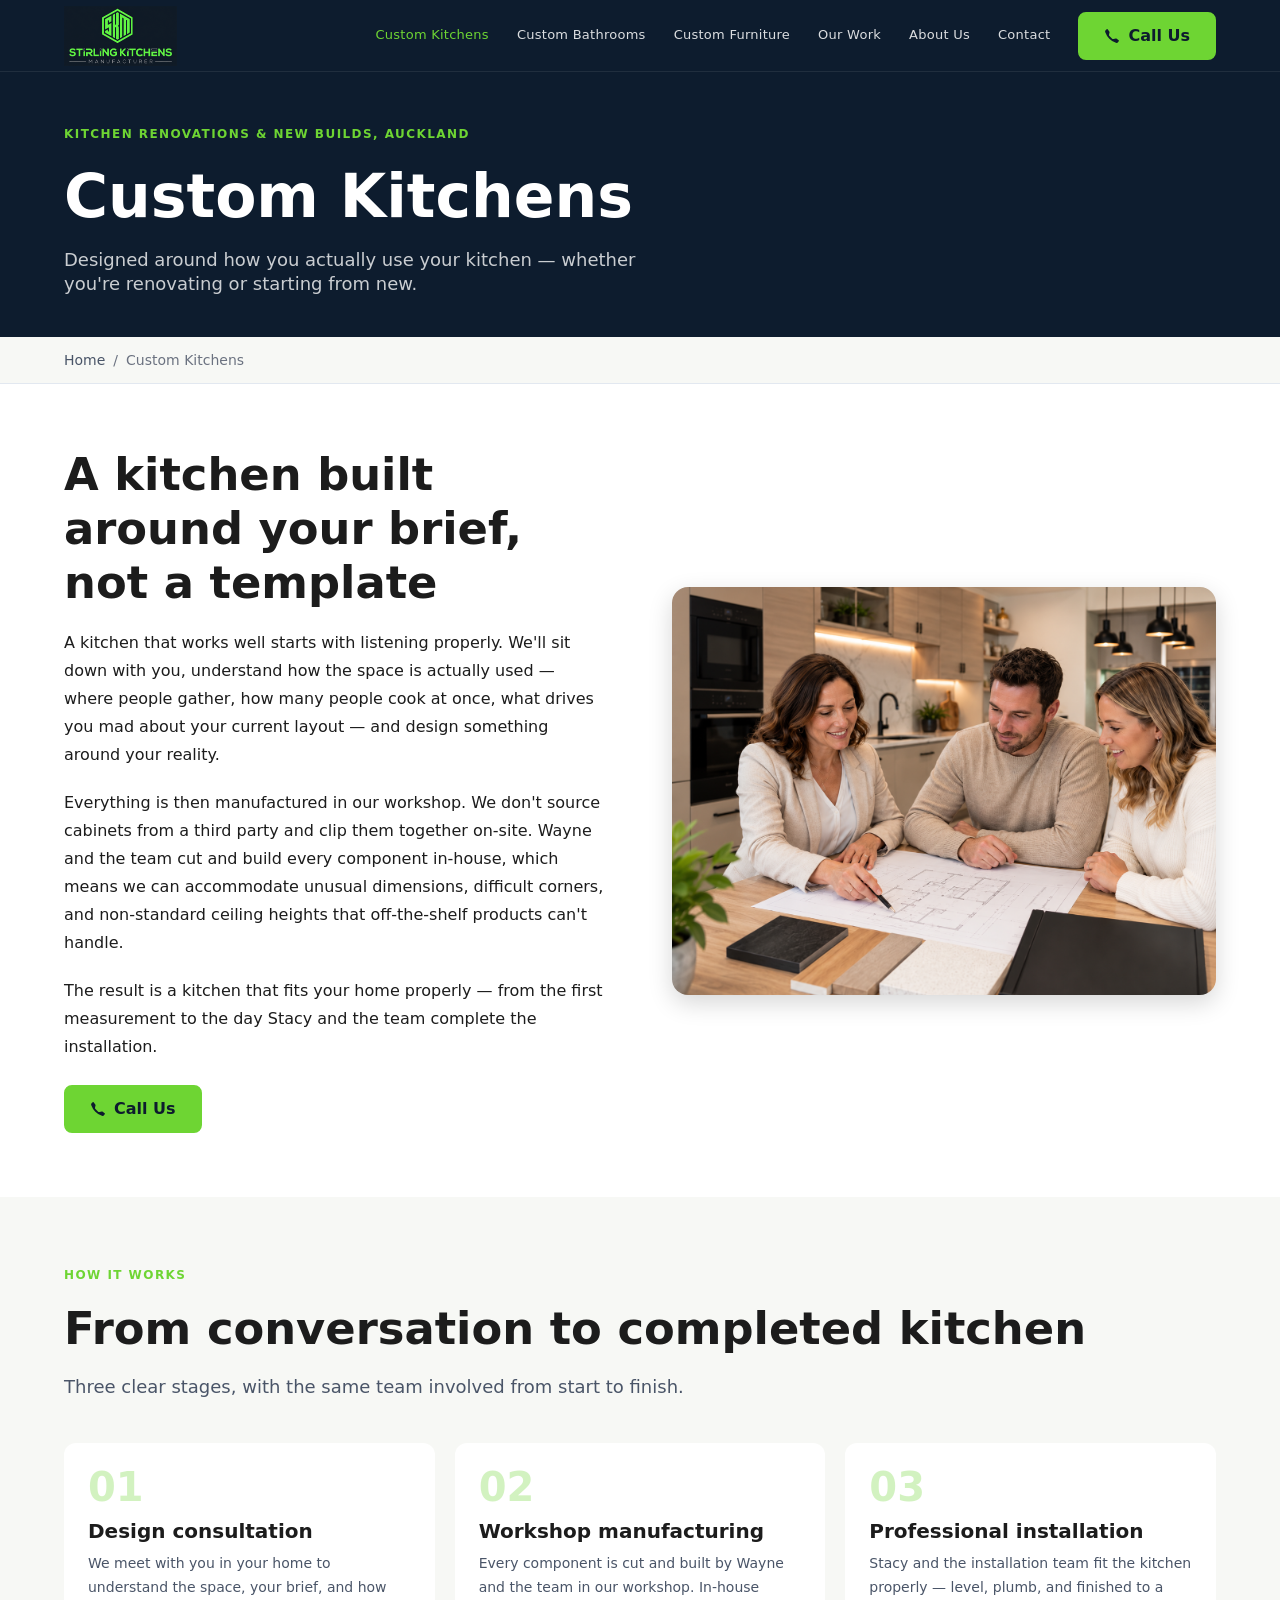
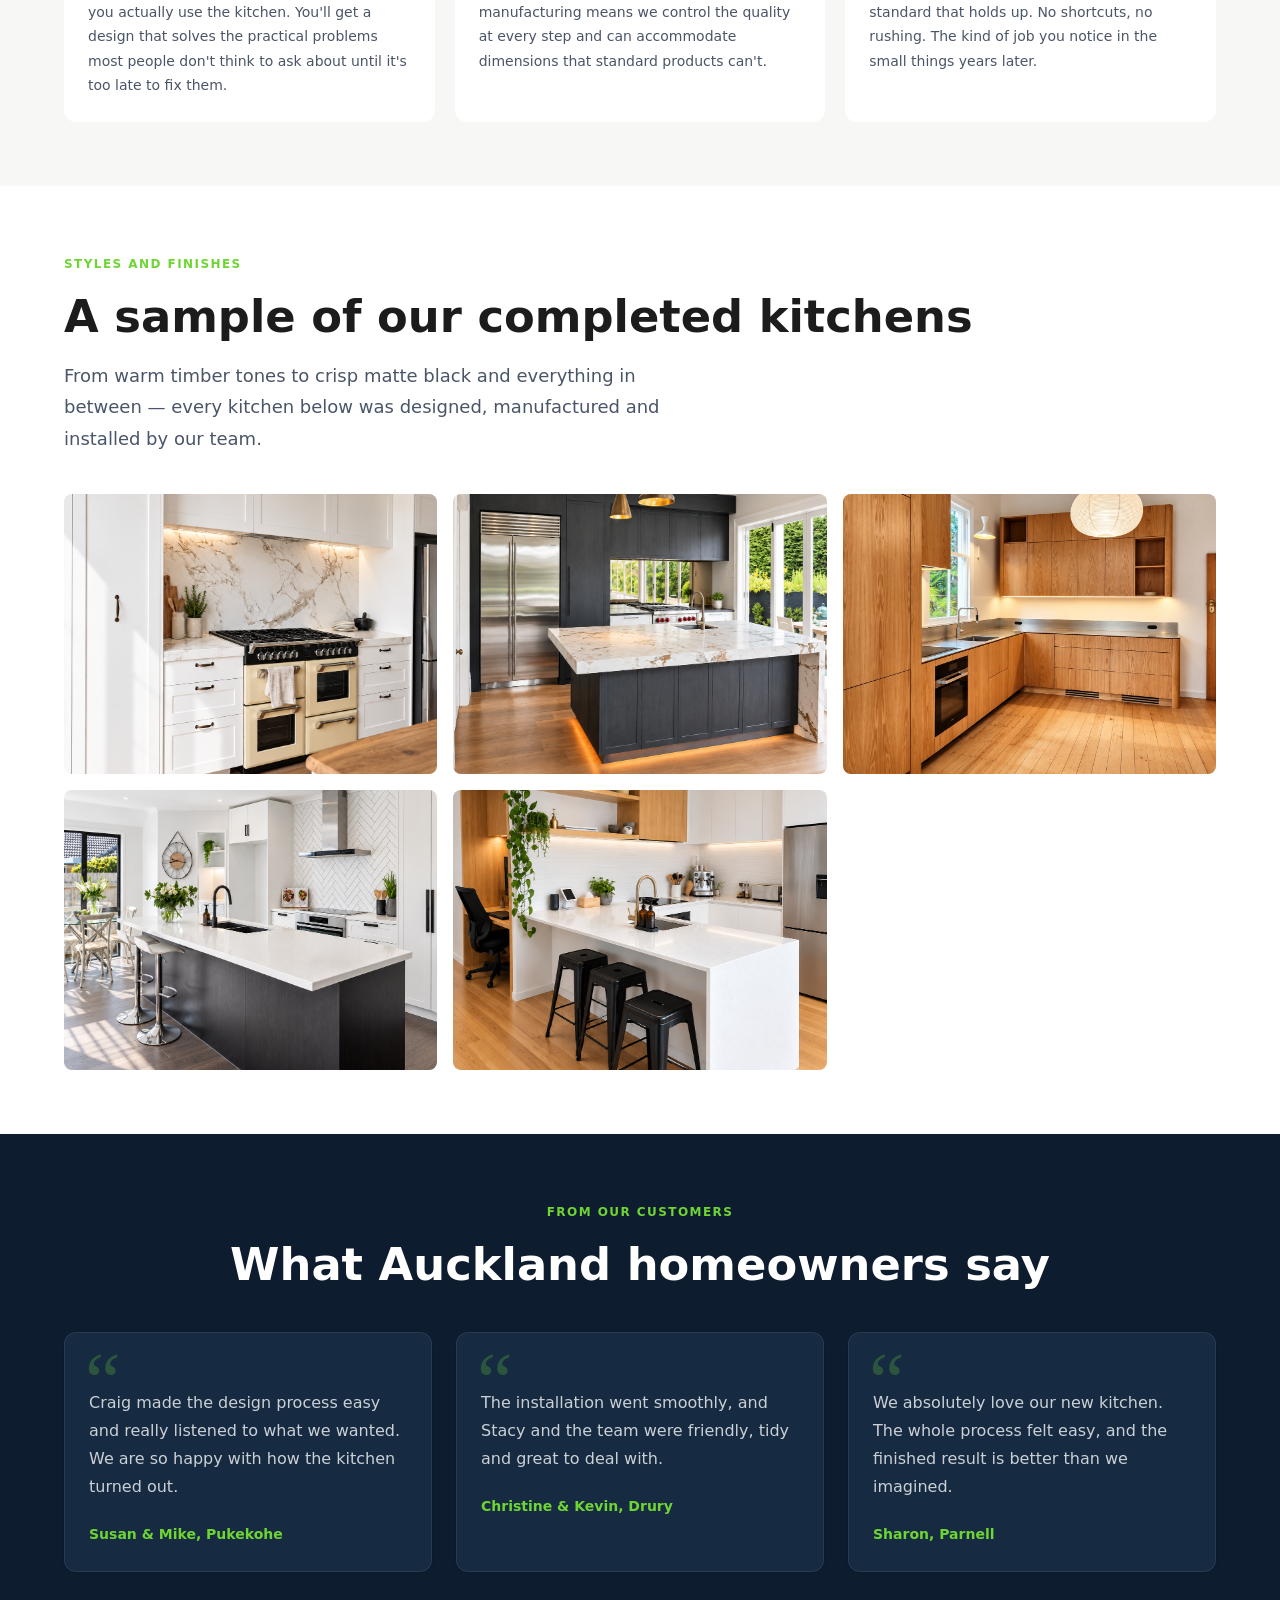
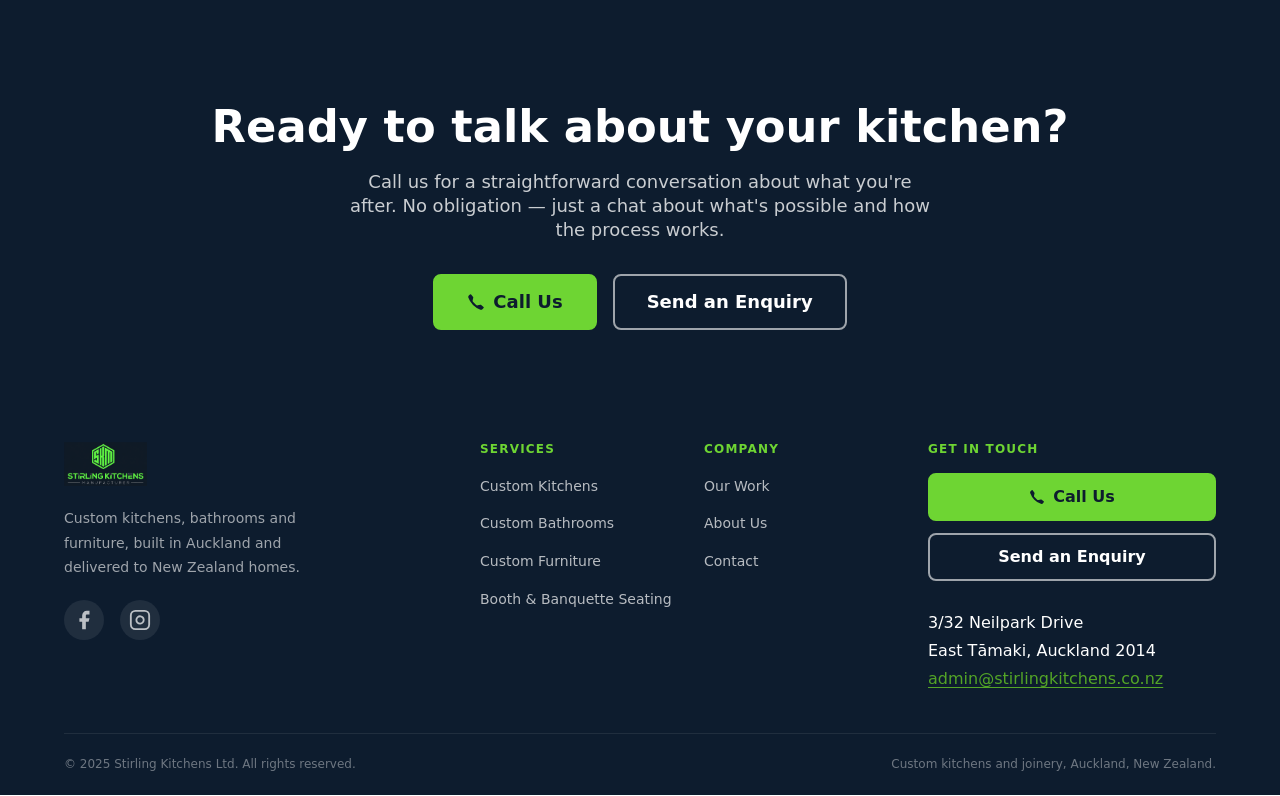
<file: custom-kitchens.html>
﻿<!doctype html>
<html lang="en-NZ">
<head>
  <meta charset="UTF-8">
  <meta name="viewport" content="width=device-width, initial-scale=1.0">
  <title>Custom Kitchens Auckland | Stirling Kitchens</title>
  <meta name="description" content="Custom kitchen design and manufacturing in Auckland. Kitchen renovations and new builds designed around your brief and manufactured in our workshop. Call 09 279 8984.">
  <link rel="canonical" href="https://www.stirlingkitchens.co.nz/custom-kitchens.html">
  <meta property="og:title" content="Custom Kitchens Auckland | Stirling Kitchens">
  <meta property="og:description" content="Auckland kitchen renovations and new builds — designed around how you live and manufactured in-house. No sub-contractors, no middlemen. our workshop.">
  <meta property="og:type" content="website">
  <meta property="og:image" content="https://www.stirlingkitchens.co.nz/Landscape/grey-lynn-oak-kitchen-full-view.webp">
  <meta property="og:image:width" content="1200">
  <meta property="og:image:alt" content="Custom kitchen by Stirling Kitchens — oak cabinetry with stainless steel benchtop">
  <link rel="stylesheet" href="assets/css/tokens.css">
  <link rel="stylesheet" href="assets/css/base.css">
  <link rel="stylesheet" href="assets/css/components.css">
  <link rel="icon" type="image/png" href="assets/stirling-kitchens-favicon.png">
  <link rel="apple-touch-icon" href="assets/stirling-kitchens-favicon.png">
  <script type="application/ld+json">
  {
    "@context": "https://schema.org",
    "@graph": [
      {
        "@type": "LocalBusiness",
        "@id": "https://www.stirlingkitchens.co.nz/#business",
        "name": "Stirling Kitchens Ltd",
        "url": "https://www.stirlingkitchens.co.nz",
        "telephone": "+6492798984",
        "email": "admin@stirlingkitchens.co.nz",
        "address": {
          "@type": "PostalAddress",
          "streetAddress": "3/32 Neilpark Drive",
          "addressLocality": "East Tāmaki",
          "addressRegion": "Auckland",
          "postalCode": "2014",
          "addressCountry": "NZ"
        }
      },
      {
        "@type": "Service",
        "name": "Custom Kitchen Design and Manufacturing",
        "provider": {"@id": "https://www.stirlingkitchens.co.nz/#business"},
        "areaServed": {"@type": "City", "name": "Auckland"},
        "description": "Custom kitchen design and manufacturing for Auckland homeowners. Specialists in kitchen renovations and new builds — every kitchen designed around the client's brief and manufactured in-house at our workshop."
      },
      {
        "@type": "BreadcrumbList",
        "itemListElement": [
          {"@type": "ListItem", "position": 1, "name": "Home", "item": "https://www.stirlingkitchens.co.nz/"},
          {"@type": "ListItem", "position": 2, "name": "Custom Kitchens", "item": "https://www.stirlingkitchens.co.nz/custom-kitchens.html"}
        ]
      }
    ]
  }
  </script>
</head>
<body>
  <a href="#main" class="skip-link">Skip to main content</a>

  <header class="site-header">
    <div class="container header-inner">
      <a href="index.html" class="logo-link" aria-label="Stirling Kitchens — home">
        <img src="assets/stirling-kitchens-logo-skm.png" alt="Stirling Kitchens" class="site-logo" width="208" height="111">
      </a>
      <nav class="main-nav" aria-label="Main navigation">
        <button class="nav-toggle" aria-expanded="false" aria-controls="nav-list" aria-label="Open navigation menu">
          <svg class="icon-open" xmlns="http://www.w3.org/2000/svg" width="20" height="20" fill="none" viewBox="0 0 24 24" stroke="currentColor" stroke-width="2" aria-hidden="true"><line x1="3" y1="6" x2="21" y2="6"/><line x1="3" y1="12" x2="21" y2="12"/><line x1="3" y1="18" x2="21" y2="18"/></svg>
          <svg class="icon-close" xmlns="http://www.w3.org/2000/svg" width="20" height="20" fill="none" viewBox="0 0 24 24" stroke="currentColor" stroke-width="2" aria-hidden="true"><line x1="18" y1="6" x2="6" y2="18"/><line x1="6" y1="6" x2="18" y2="18"/></svg>
        </button>
        <ul class="nav-list" id="nav-list">
          <li><a href="custom-kitchens.html" aria-current="page">Custom Kitchens</a></li>
          <li><a href="custom-bathrooms.html">Custom Bathrooms</a></li>
          <li><a href="custom-furniture.html">Custom Furniture</a></li>
          <li><a href="our-work.html">Our Work</a></li>
          <li><a href="about.html">About Us</a></li>
          <li><a href="contact.html">Contact</a></li>
        </ul>
      </nav>
      <a href="tel:+6492798984" class="btn btn-primary header-cta" aria-label="Call Stirling Kitchens on 09 279 8984">
        <svg xmlns="http://www.w3.org/2000/svg" width="16" height="16" fill="currentColor" viewBox="0 0 16 16" aria-hidden="true"><path d="M3.654 1.328a.678.678 0 0 0-1.015-.063L1.605 2.3c-.483.484-.661 1.169-.45 1.77a17.568 17.568 0 0 0 4.168 6.608 17.569 17.569 0 0 0 6.608 4.168c.601.211 1.286.033 1.77-.45l1.034-1.034a.678.678 0 0 0-.063-1.015l-2.307-1.794a.678.678 0 0 0-.58-.122l-2.19.547a1.745 1.745 0 0 1-1.657-.459L5.482 8.062a1.745 1.745 0 0 1-.46-1.657l.548-2.19a.678.678 0 0 0-.122-.58L3.654 1.328z"/></svg>
        <span class="header-cta__label">Call Us</span>
      </a>
    </div>
  </header>

  <main id="main">

    <!-- Page hero -->
    <section class="page-hero" aria-labelledby="page-heading">
      <div class="container">
        <span class="section-label">Kitchen renovations &amp; new builds, Auckland</span>
        <h1 id="page-heading">Custom Kitchens</h1>
        <p>Designed around how you actually use your kitchen — whether you're renovating or starting from new.</p>
      </div>
    </section>

    <!-- Breadcrumb -->
    <nav class="breadcrumb" aria-label="Breadcrumb">
      <div class="container">
        <ol>
          <li><a href="index.html">Home</a></li>
          <li aria-current="page">Custom Kitchens</li>
        </ol>
      </div>
    </nav>

    <!-- Intro -->
    <section class="section" aria-labelledby="intro-heading">
      <div class="container">
        <div class="about-blurb">
          <div class="about-blurb__text">
            <h2 id="intro-heading">A kitchen built around your brief, not a template</h2>
            <p>A kitchen that works well starts with listening properly. We'll sit down with you, understand how the space is actually used — where people gather, how many people cook at once, what drives you mad about your current layout — and design something around your reality.</p>
            <p>Everything is then manufactured in our workshop. We don't source cabinets from a third party and clip them together on-site. Wayne and the team cut and build every component in-house, which means we can accommodate unusual dimensions, difficult corners, and non-standard ceiling heights that off-the-shelf products can't handle.</p>
            <p>The result is a kitchen that fits your home properly — from the first measurement to the day Stacy and the team complete the installation.</p>
            <a href="tel:+6492798984" class="btn btn-primary" style="margin-top: 1.5rem;">
              <svg xmlns="http://www.w3.org/2000/svg" width="16" height="16" fill="currentColor" viewBox="0 0 16 16" aria-hidden="true"><path d="M3.654 1.328a.678.678 0 0 0-1.015-.063L1.605 2.3c-.483.484-.661 1.169-.45 1.77a17.568 17.568 0 0 0 4.168 6.608 17.569 17.569 0 0 0 6.608 4.168c.601.211 1.286.033 1.77-.45l1.034-1.034a.678.678 0 0 0-.063-1.015l-2.307-1.794a.678.678 0 0 0-.58-.122l-2.19.547a1.745 1.745 0 0 1-1.657-.459L5.482 8.062a1.745 1.745 0 0 1-.46-1.657l.548-2.19a.678.678 0 0 0-.122-.58L3.654 1.328z"/></svg>
              Call Us
            </a>
          </div>
          <div class="about-blurb__image">
            <img src="Landscape/discussing%20kitchen%20design.png"
                 alt="Stirling Kitchens designer discussing a kitchen design with clients"
                 width="1280" height="853"
                 loading="lazy">
          </div>
        </div>
      </div>
    </section>

    <!-- Process -->
    <section class="section section--light" aria-labelledby="process-heading">
      <div class="container">
        <div class="section-header">
          <span class="section-label">How it works</span>
          <h2 id="process-heading">From conversation to completed kitchen</h2>
          <p>Three clear stages, with the same team involved from start to finish.</p>
        </div>
        <div class="process-steps">
          <div class="process-step">
            <h3>Design consultation</h3>
            <p>We meet with you in your home to understand the space, your brief, and how you actually use the kitchen. You'll get a design that solves the practical problems most people don't think to ask about until it's too late to fix them.</p>
          </div>
          <div class="process-step">
            <h3>Workshop manufacturing</h3>
            <p>Every component is cut and built by Wayne and the team in our workshop. In-house manufacturing means we control the quality at every step and can accommodate dimensions that standard products can't.</p>
          </div>
          <div class="process-step">
            <h3>Professional installation</h3>
            <p>Stacy and the installation team fit the kitchen properly — level, plumb, and finished to a standard that holds up. No shortcuts, no rushing. The kind of job you notice in the small things years later.</p>
          </div>
        </div>
      </div>
    </section>

    <!-- Gallery -->
    <section class="section" aria-labelledby="gallery-heading">
      <div class="container">
        <div class="section-header">
          <span class="section-label">Styles and finishes</span>
          <h2 id="gallery-heading">A sample of our completed kitchens</h2>
          <p>From warm timber tones to crisp matte black and everything in between — every kitchen below was designed, manufactured and installed by our team.</p>
        </div>
        <div class="gallery-grid">
          <figure class="gallery-item">
            <img src="Portrait/howick-cream-range-shaker-cabinetry.png"
                 alt="Howick kitchen — cream shaker cabinetry with freestanding range cooker"
                 loading="lazy">
          </figure>
          <figure class="gallery-item">
            <img src="Portrait/remuera-charcoal-cabinetry-brass-pendants.png"
                 alt="Remuera kitchen — charcoal flat-panel cabinetry with brass pendant lighting"
                 loading="lazy">
          </figure>
          <figure class="gallery-item">
            <img src="Landscape/grey-lynn-oak-kitchen-full-view.webp"
                 alt="Grey Lynn kitchen — full-height oak cabinetry with 5mm orbital satin-finish stainless steel benchtops in a heritage villa"
                 loading="lazy">
          </figure>
          <figure class="gallery-item">
            <img src="Portrait/titirangi-white-kitchen-dark-island-open-plan.png"
                 alt="Titirangi kitchen — open-plan white cabinetry with dark contrasting island"
                 loading="lazy">
          </figure>
          <figure class="gallery-item">
            <img src="Portrait/botany-modern-white-kitchen-island.png"
                 alt="Botany kitchen — modern white handleless cabinetry with island bench"
                 loading="lazy">
          </figure>
        </div>
      </div>
    </section>

    <!-- Testimonials -->
    <section class="section section--dark" aria-labelledby="testimonials-heading">
      <div class="container">
        <div class="section-header section-header--center">
          <span class="section-label">From our customers</span>
          <h2 id="testimonials-heading">What Auckland homeowners say</h2>
        </div>
        <div class="testimonials-grid">
          <div class="testimonial-card">
            <blockquote>Craig made the design process easy and really listened to what we wanted. We are so happy with how the kitchen turned out.</blockquote>
            <cite>Susan &amp; Mike, Pukekohe</cite>
          </div>
          <div class="testimonial-card">
            <blockquote>The installation went smoothly, and Stacy and the team were friendly, tidy and great to deal with.</blockquote>
            <cite>Christine &amp; Kevin, Drury</cite>
          </div>
          <div class="testimonial-card">
            <blockquote>We absolutely love our new kitchen. The whole process felt easy, and the finished result is better than we imagined.</blockquote>
            <cite>Sharon, Parnell</cite>
          </div>
        </div>
      </div>
    </section>

    <!-- CTA -->
    <section class="cta-block" aria-labelledby="cta-heading">
      <div class="container">
        <h2 id="cta-heading">Ready to talk about your kitchen?</h2>
        <p>Call us for a straightforward conversation about what you're after. No obligation — just a chat about what's possible and how the process works.</p>
        <div class="cta-block__actions">
          <a href="tel:+6492798984" class="btn btn-primary btn-lg">
            <svg xmlns="http://www.w3.org/2000/svg" width="18" height="18" fill="currentColor" viewBox="0 0 16 16" aria-hidden="true"><path d="M3.654 1.328a.678.678 0 0 0-1.015-.063L1.605 2.3c-.483.484-.661 1.169-.45 1.77a17.568 17.568 0 0 0 4.168 6.608 17.569 17.569 0 0 0 6.608 4.168c.601.211 1.286.033 1.77-.45l1.034-1.034a.678.678 0 0 0-.063-1.015l-2.307-1.794a.678.678 0 0 0-.58-.122l-2.19.547a1.745 1.745 0 0 1-1.657-.459L5.482 8.062a1.745 1.745 0 0 1-.46-1.657l.548-2.19a.678.678 0 0 0-.122-.58L3.654 1.328z"/></svg>
            Call Us
          </a>
          <a href="contact.html" class="btn btn-ghost btn-lg">Send an Enquiry</a>
        </div>
      </div>
    </section>

  </main>

  <footer class="site-footer">
    <div class="container">
      <div class="footer-grid">
        <div class="footer-brand">
          <img src="assets/stirling-kitchens-logo-skm.png" alt="Stirling Kitchens" class="site-logo" width="160" height="140">
          <p>Custom kitchens, bathrooms and furniture, built in Auckland and delivered to New Zealand homes.</p>
          <div class="footer-social" aria-label="Follow us on social media">
            <a href="https://www.facebook.com/Stirlingkitchens/" class="footer-social__link" target="_blank" rel="noopener noreferrer" aria-label="Stirling Kitchens on Facebook">
              <svg xmlns="http://www.w3.org/2000/svg" width="22" height="22" fill="currentColor" viewBox="0 0 24 24" aria-hidden="true"><path d="M18 2h-3a5 5 0 0 0-5 5v3H7v4h3v8h4v-8h3l1-4h-4V7a1 1 0 0 1 1-1h3z"/></svg>
            </a>
            <a href="https://www.instagram.com/stirlingkitchens/" class="footer-social__link" target="_blank" rel="noopener noreferrer" aria-label="Stirling Kitchens on Instagram">
              <svg xmlns="http://www.w3.org/2000/svg" width="22" height="22" fill="none" stroke="currentColor" stroke-width="2" viewBox="0 0 24 24" aria-hidden="true"><rect x="2" y="2" width="20" height="20" rx="5" ry="5"/><path d="M16 11.37A4 4 0 1 1 12.63 8 4 4 0 0 1 16 11.37z"/><line x1="17.5" y1="6.5" x2="17.51" y2="6.5"/></svg>
            </a>
          </div>
        </div>
        <div class="footer-nav">
          <h3>Services</h3>
          <ul>
            <li><a href="custom-kitchens.html">Custom Kitchens</a></li>
            <li><a href="custom-bathrooms.html">Custom Bathrooms</a></li>
            <li><a href="custom-furniture.html">Custom Furniture</a></li>
            <li><a href="booth-seating.html">Booth &amp; Banquette Seating</a></li>
          </ul>
        </div>
        <div class="footer-nav">
          <h3>Company</h3>
          <ul>
            <li><a href="our-work.html">Our Work</a></li>
            <li><a href="about.html">About Us</a></li>
            <li><a href="contact.html">Contact</a></li>
          </ul>
        </div>
        <div class="footer-cta">
          <h3>Get in Touch</h3>
          <a href="tel:+6492798984" class="btn btn-primary">
            <svg xmlns="http://www.w3.org/2000/svg" width="16" height="16" fill="currentColor" viewBox="0 0 16 16" aria-hidden="true"><path d="M3.654 1.328a.678.678 0 0 0-1.015-.063L1.605 2.3c-.483.484-.661 1.169-.45 1.77a17.568 17.568 0 0 0 4.168 6.608 17.569 17.569 0 0 0 6.608 4.168c.601.211 1.286.033 1.77-.45l1.034-1.034a.678.678 0 0 0-.063-1.015l-2.307-1.794a.678.678 0 0 0-.58-.122l-2.19.547a1.745 1.745 0 0 1-1.657-.459L5.482 8.062a1.745 1.745 0 0 1-.46-1.657l.548-2.19a.678.678 0 0 0-.122-.58L3.654 1.328z"/></svg>
            Call Us
          </a>
          <a href="contact.html" class="btn btn-ghost">Send an Enquiry</a>
          <address style="margin-top: 1rem;">
            <p>3/32 Neilpark Drive<br>East Tāmaki, Auckland 2014</p>
            <p><a href="mailto:admin@stirlingkitchens.co.nz">admin@stirlingkitchens.co.nz</a></p>
          </address>
        </div>
      </div>
      <div class="footer-bottom">
        <p>&copy; 2025 Stirling Kitchens Ltd. All rights reserved.</p>
        <p>Custom kitchens and joinery, Auckland, New Zealand.</p>
      </div>
    </div>
  </footer>

  <script src="assets/js/main.js"></script>
</body>
</html>
</file>
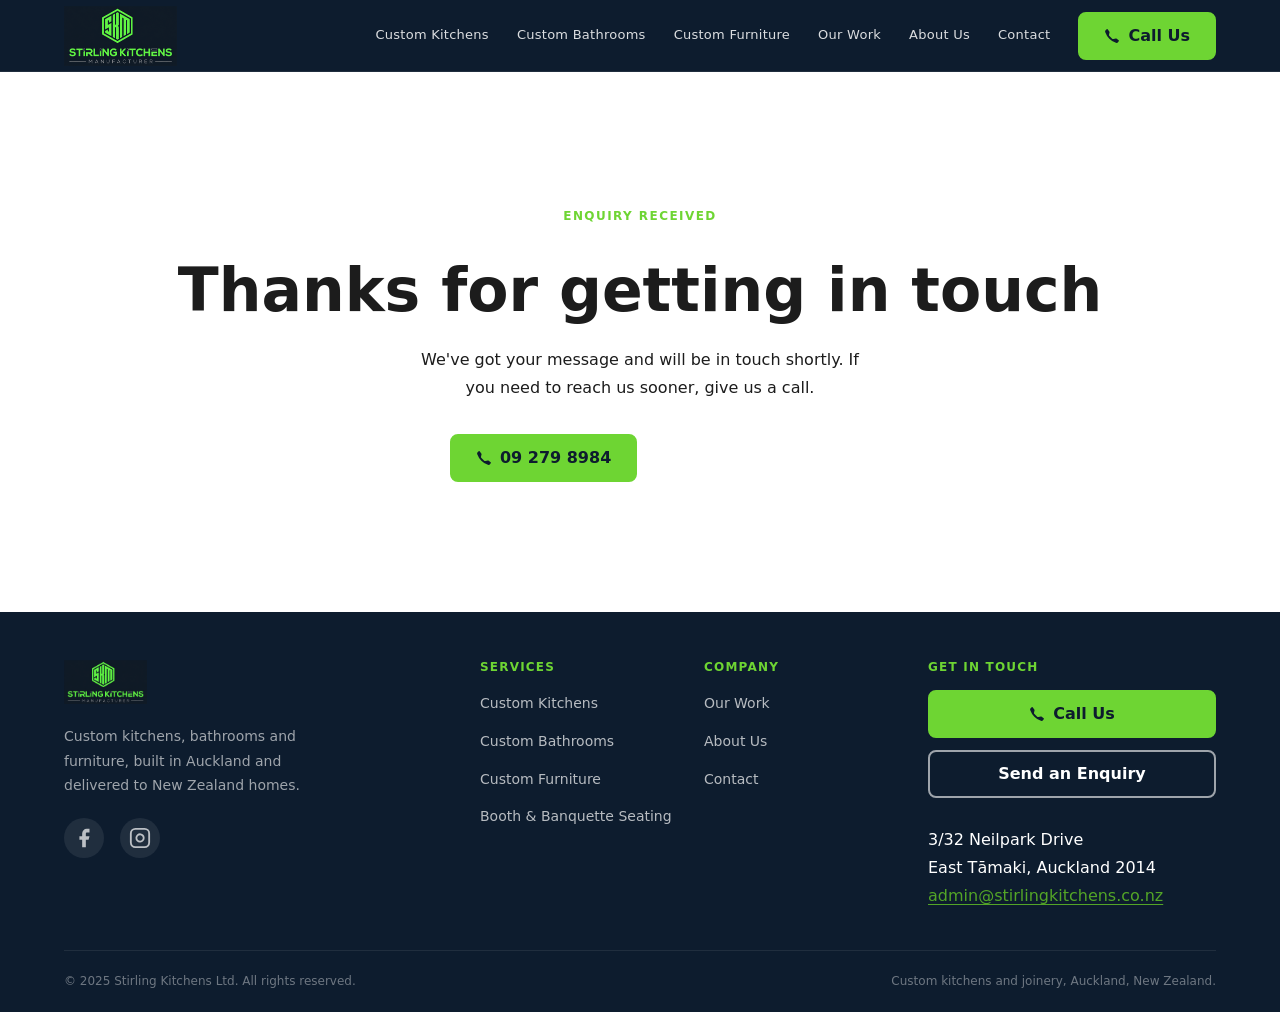
<file: thank-you.html>
﻿<!doctype html>
<html lang="en-NZ">
<head>
  <meta charset="UTF-8">
  <meta name="viewport" content="width=device-width, initial-scale=1.0">
  <title>Enquiry Received | Stirling Kitchens</title>
  <meta name="description" content="Thanks for getting in touch with Stirling Kitchens. We'll be in touch shortly.">
  <meta name="robots" content="noindex">
  <link rel="stylesheet" href="assets/css/tokens.css">
  <link rel="stylesheet" href="assets/css/base.css">
  <link rel="stylesheet" href="assets/css/components.css">
  <link rel="icon" type="image/png" href="assets/stirling-kitchens-favicon.png">
  <link rel="apple-touch-icon" href="assets/stirling-kitchens-favicon.png">
</head>
<body>
  <a href="#main" class="skip-link">Skip to main content</a>

  <header class="site-header">
    <div class="container header-inner">
      <a href="index.html" class="logo-link" aria-label="Stirling Kitchens — home">
        <img src="assets/stirling-kitchens-logo-skm.png" alt="Stirling Kitchens" class="site-logo" width="208" height="111">
      </a>
      <nav class="main-nav" aria-label="Main navigation">
        <button class="nav-toggle" aria-expanded="false" aria-controls="nav-list" aria-label="Open navigation menu">
          <svg class="icon-open" xmlns="http://www.w3.org/2000/svg" width="20" height="20" fill="none" viewBox="0 0 24 24" stroke="currentColor" stroke-width="2" aria-hidden="true"><line x1="3" y1="6" x2="21" y2="6"/><line x1="3" y1="12" x2="21" y2="12"/><line x1="3" y1="18" x2="21" y2="18"/></svg>
          <svg class="icon-close" xmlns="http://www.w3.org/2000/svg" width="20" height="20" fill="none" viewBox="0 0 24 24" stroke="currentColor" stroke-width="2" aria-hidden="true"><line x1="18" y1="6" x2="6" y2="18"/><line x1="6" y1="6" x2="18" y2="18"/></svg>
        </button>
        <ul class="nav-list" id="nav-list">
          <li><a href="custom-kitchens.html">Custom Kitchens</a></li>
          <li><a href="custom-bathrooms.html">Custom Bathrooms</a></li>
          <li><a href="custom-furniture.html">Custom Furniture</a></li>
          <li><a href="our-work.html">Our Work</a></li>
          <li><a href="about.html">About Us</a></li>
          <li><a href="contact.html">Contact</a></li>
        </ul>
      </nav>
      <a href="tel:+6492798984" class="btn btn-primary header-cta" aria-label="Call Stirling Kitchens on 09 279 8984">
        <svg xmlns="http://www.w3.org/2000/svg" width="16" height="16" fill="currentColor" viewBox="0 0 16 16" aria-hidden="true"><path d="M3.654 1.328a.678.678 0 0 0-1.015-.063L1.605 2.3c-.483.484-.661 1.169-.45 1.77a17.568 17.568 0 0 0 4.168 6.608 17.569 17.569 0 0 0 6.608 4.168c.601.211 1.286.033 1.77-.45l1.034-1.034a.678.678 0 0 0-.063-1.015l-2.307-1.794a.678.678 0 0 0-.58-.122l-2.19.547a1.745 1.745 0 0 1-1.657-.459L5.482 8.062a1.745 1.745 0 0 1-.46-1.657l.548-2.19a.678.678 0 0 0-.122-.58L3.654 1.328z"/></svg>
        <span class="header-cta__label">Call Us</span>
      </a>
    </div>
  </header>

  <main id="main">
    <div style="min-height: 60vh; display: flex; align-items: center;">
      <div class="container" style="text-align: center; padding-top: var(--sp-16); padding-bottom: var(--sp-16);">
        <span class="section-label">Enquiry received</span>
        <h1 style="margin-top: var(--sp-3); margin-bottom: var(--sp-5);">Thanks for getting in touch</h1>
        <p style="max-width: 44ch; margin: 0 auto var(--sp-8);">We've got your message and will be in touch shortly. If you need to reach us sooner, give us a call.</p>
        <div style="display: flex; gap: var(--sp-4); justify-content: center; flex-wrap: wrap;">
          <a href="tel:+6492798984" class="btn btn-primary">
            <svg xmlns="http://www.w3.org/2000/svg" width="16" height="16" fill="currentColor" viewBox="0 0 16 16" aria-hidden="true"><path d="M3.654 1.328a.678.678 0 0 0-1.015-.063L1.605 2.3c-.483.484-.661 1.169-.45 1.77a17.568 17.568 0 0 0 4.168 6.608 17.569 17.569 0 0 0 6.608 4.168c.601.211 1.286.033 1.77-.45l1.034-1.034a.678.678 0 0 0-.063-1.015l-2.307-1.794a.678.678 0 0 0-.58-.122l-2.19.547a1.745 1.745 0 0 1-1.657-.459L5.482 8.062a1.745 1.745 0 0 1-.46-1.657l.548-2.19a.678.678 0 0 0-.122-.58L3.654 1.328z"/></svg>
            09 279 8984
          </a>
          <a href="index.html" class="btn btn-ghost">Back to Home</a>
        </div>
      </div>
    </div>
  </main>

  <footer class="site-footer">
    <div class="container">
      <div class="footer-grid">
        <div class="footer-brand">
          <img src="assets/stirling-kitchens-logo-skm.png" alt="Stirling Kitchens" class="site-logo" width="160" height="140">
          <p>Custom kitchens, bathrooms and furniture, built in Auckland and delivered to New Zealand homes.</p>
          <div class="footer-social" aria-label="Follow us on social media">
            <a href="https://www.facebook.com/Stirlingkitchens/" class="footer-social__link" target="_blank" rel="noopener noreferrer" aria-label="Stirling Kitchens on Facebook">
              <svg xmlns="http://www.w3.org/2000/svg" width="22" height="22" fill="currentColor" viewBox="0 0 24 24" aria-hidden="true"><path d="M18 2h-3a5 5 0 0 0-5 5v3H7v4h3v8h4v-8h3l1-4h-4V7a1 1 0 0 1 1-1h3z"/></svg>
            </a>
            <a href="https://www.instagram.com/stirlingkitchens/" class="footer-social__link" target="_blank" rel="noopener noreferrer" aria-label="Stirling Kitchens on Instagram">
              <svg xmlns="http://www.w3.org/2000/svg" width="22" height="22" fill="none" stroke="currentColor" stroke-width="2" viewBox="0 0 24 24" aria-hidden="true"><rect x="2" y="2" width="20" height="20" rx="5" ry="5"/><path d="M16 11.37A4 4 0 1 1 12.63 8 4 4 0 0 1 16 11.37z"/><line x1="17.5" y1="6.5" x2="17.51" y2="6.5"/></svg>
            </a>
          </div>
        </div>
        <div class="footer-nav">
          <h3>Services</h3>
          <ul>
            <li><a href="custom-kitchens.html">Custom Kitchens</a></li>
            <li><a href="custom-bathrooms.html">Custom Bathrooms</a></li>
            <li><a href="custom-furniture.html">Custom Furniture</a></li>
            <li><a href="booth-seating.html">Booth &amp; Banquette Seating</a></li>
          </ul>
        </div>
        <div class="footer-nav">
          <h3>Company</h3>
          <ul>
            <li><a href="our-work.html">Our Work</a></li>
            <li><a href="about.html">About Us</a></li>
            <li><a href="contact.html">Contact</a></li>
          </ul>
        </div>
        <div class="footer-cta">
          <h3>Get in Touch</h3>
          <a href="tel:+6492798984" class="btn btn-primary">
            <svg xmlns="http://www.w3.org/2000/svg" width="16" height="16" fill="currentColor" viewBox="0 0 16 16" aria-hidden="true"><path d="M3.654 1.328a.678.678 0 0 0-1.015-.063L1.605 2.3c-.483.484-.661 1.169-.45 1.77a17.568 17.568 0 0 0 4.168 6.608 17.569 17.569 0 0 0 6.608 4.168c.601.211 1.286.033 1.77-.45l1.034-1.034a.678.678 0 0 0-.063-1.015l-2.307-1.794a.678.678 0 0 0-.58-.122l-2.19.547a1.745 1.745 0 0 1-1.657-.459L5.482 8.062a1.745 1.745 0 0 1-.46-1.657l.548-2.19a.678.678 0 0 0-.122-.58L3.654 1.328z"/></svg>
            Call Us
          </a>
          <a href="contact.html" class="btn btn-ghost">Send an Enquiry</a>
          <address style="margin-top: 1rem;">
            <p>3/32 Neilpark Drive<br>East Tāmaki, Auckland 2014</p>
            <p><a href="mailto:admin@stirlingkitchens.co.nz">admin@stirlingkitchens.co.nz</a></p>
          </address>
        </div>
      </div>
      <div class="footer-bottom">
        <p>&copy; 2025 Stirling Kitchens Ltd. All rights reserved.</p>
        <p>Custom kitchens and joinery, Auckland, New Zealand.</p>
      </div>
    </div>
  </footer>

  <script src="assets/js/main.js"></script>
</body>
</html>
</file>
<file: assets/css/tokens.css>
/* Design Tokens — Stirling Kitchens Ltd */
:root {
  /* Brand colours — sampled from the SKM logo files */
  --clr-green:       #6ed533;  /* bright lime green: primary accent, CTAs */
  --clr-green-dark:  #53a527;  /* darker green: hover states */
  --clr-green-tint:  #f0faeb;  /* very light green: tinted backgrounds */
  --clr-navy:        #0d1c2e;  /* very dark navy: header, dark sections */
  --clr-navy-light:  #162a42;  /* slightly lighter navy: dark cards */

  /* Neutrals */
  --clr-dark:        #1c1c1c;  /* near-black: body text */
  --clr-mid:         #4a5568;  /* mid grey: secondary text */
  --clr-muted:       #6b7280;  /* muted grey: captions, labels */
  --clr-border:      #e2e8f0;  /* light grey: borders, dividers */
  --clr-light:       #f7f8f5;  /* warm off-white: section backgrounds */
  --clr-white:       #ffffff;

  /* Typography */
  --font: system-ui, -apple-system, BlinkMacSystemFont, 'Segoe UI', 'Helvetica Neue', Arial, sans-serif;

  --text-xs:   0.75rem;
  --text-sm:   0.875rem;
  --text-base: 1rem;
  --text-md:   1.125rem;
  --text-lg:   1.25rem;
  --text-xl:   1.5rem;
  --text-2xl:  2rem;
  --text-3xl:  2.5rem;
  --text-4xl:  3rem;
  --text-5xl:  3.75rem;

  --leading-tight:   1.2;
  --leading-snug:    1.35;
  --leading-normal:  1.6;
  --leading-relaxed: 1.75;

  --fw-regular:   400;
  --fw-medium:    500;
  --fw-semibold:  600;
  --fw-bold:      700;
  --fw-extrabold: 800;

  /* Spacing */
  --sp-1:  0.25rem;
  --sp-2:  0.5rem;
  --sp-3:  0.75rem;
  --sp-4:  1rem;
  --sp-5:  1.25rem;
  --sp-6:  1.5rem;
  --sp-8:  2rem;
  --sp-10: 2.5rem;
  --sp-12: 3rem;
  --sp-16: 4rem;
  --sp-20: 5rem;
  --sp-24: 6rem;

  /* Layout */
  --max-w:      1200px;
  --max-w-text:  720px;
  --header-h:    72px;

  /* Shape */
  --radius-sm: 4px;
  --radius-md: 8px;
  --radius-lg: 12px;
  --radius-xl: 16px;

  /* Shadows */
  --shadow-sm: 0 1px 3px rgba(0,0,0,0.10);
  --shadow-md: 0 4px 12px rgba(0,0,0,0.12);
  --shadow-lg: 0 8px 24px rgba(0,0,0,0.16);

  /* Transitions */
  --transition: 200ms ease;
}
</file>
<file: assets/css/base.css>
/* Base styles — Stirling Kitchens Ltd */

*, *::before, *::after {
  box-sizing: border-box;
  margin: 0;
  padding: 0;
}

html {
  font-size: 100%;
  scroll-behavior: smooth;
  -webkit-text-size-adjust: 100%;
}

@media (prefers-reduced-motion: reduce) {
  html { scroll-behavior: auto; }
  *, *::before, *::after {
    animation-duration: 0.01ms !important;
    transition-duration: 0.01ms !important;
  }
}

body {
  font-family: var(--font);
  font-size: var(--text-base);
  line-height: var(--leading-normal);
  color: var(--clr-dark);
  background-color: var(--clr-white);
  padding-top: var(--header-h);
}

/* Skip link */
.skip-link {
  position: absolute;
  top: -100%;
  left: var(--sp-4);
  z-index: 9999;
  padding: var(--sp-3) var(--sp-6);
  background: var(--clr-green);
  color: var(--clr-navy);
  font-weight: var(--fw-bold);
  border-radius: 0 0 var(--radius-md) var(--radius-md);
  text-decoration: none;
  font-size: var(--text-sm);
}
.skip-link:focus { top: 0; }

/* Headings */
h1, h2, h3, h4, h5, h6 {
  font-family: var(--font);
  font-weight: var(--fw-bold);
  line-height: var(--leading-tight);
  color: var(--clr-dark);
}
h1 { font-size: clamp(2rem, 5vw, var(--text-5xl)); }
h2 { font-size: clamp(1.75rem, 3.5vw, var(--text-4xl)); }
h3 { font-size: clamp(1.2rem, 2vw, var(--text-2xl)); }
h4 { font-size: var(--text-xl); }
h5 { font-size: var(--text-md); font-weight: var(--fw-semibold); }

p {
  line-height: var(--leading-relaxed);
  max-width: 72ch;
}

a {
  color: var(--clr-green-dark);
  text-decoration: underline;
  text-underline-offset: 3px;
  transition: color var(--transition);
}
a:hover { color: var(--clr-green); }
a:focus-visible {
  outline: 3px solid var(--clr-green);
  outline-offset: 3px;
  border-radius: var(--radius-sm);
  text-decoration: none;
}

img, svg { display: block; max-width: 100%; height: auto; }
ul, ol { list-style: none; }
address { font-style: normal; }

/* Container */
.container {
  width: 100%;
  max-width: var(--max-w);
  margin-inline: auto;
  padding-inline: var(--sp-6);
}

/* Screen reader only */
.sr-only {
  position: absolute;
  width: 1px;
  height: 1px;
  padding: 0;
  margin: -1px;
  overflow: hidden;
  clip: rect(0,0,0,0);
  white-space: nowrap;
  border: 0;
}

/* Utility */
.hidden { display: none !important; }
.text-center { text-align: center; }
.text-green { color: var(--clr-green); }

/* Section label */
.section-label {
  display: inline-block;
  font-size: var(--text-xs);
  font-weight: var(--fw-semibold);
  letter-spacing: 0.12em;
  text-transform: uppercase;
  color: var(--clr-green);
  margin-bottom: var(--sp-4);
}

/* Section spacing */
.section       { padding-block: var(--sp-16); }
.section--sm   { padding-block: var(--sp-10); }
.section--lg   { padding-block: var(--sp-24); }

.section--dark {
  background-color: var(--clr-navy);
  color: var(--clr-white);
}
.section--dark h1,
.section--dark h2,
.section--dark h3,
.section--dark h4 { color: var(--clr-white); }

.section--light { background-color: var(--clr-light); }
.section--green-tint { background-color: var(--clr-green-tint); }

/* Flow spacing */
.flow > * + * { margin-top: var(--sp-6); }
.flow--sm > * + * { margin-top: var(--sp-4); }
</file>
<file: assets/css/components.css>
/* Components — Stirling Kitchens Ltd */

/* ========================================
   HEADER & NAV
======================================== */

.site-header {
  position: fixed;
  top: 0; left: 0; right: 0;
  z-index: 100;
  height: var(--header-h);
  background-color: var(--clr-navy);
  border-bottom: 1px solid rgba(255,255,255,0.08);
}

.header-inner {
  display: flex;
  align-items: center;
  justify-content: space-between;
  gap: var(--sp-4);
  height: 100%;
}

.logo-link {
  display: flex;
  align-items: center;
  flex-shrink: 0;
  text-decoration: none;
}
.logo-link:focus-visible {
  outline: 3px solid var(--clr-green);
  outline-offset: 4px;
  border-radius: var(--radius-sm);
}

.site-logo {
  height: 44px;
  width: auto;
}

.site-header .site-logo {
  height: 60px;
}

/* Nav */
.main-nav {
  display: flex;
  align-items: center;
  gap: var(--sp-4);
  flex: 1;
  justify-content: flex-end;
}

.nav-list {
  list-style: none;
}

.nav-list a {
  display: block;
  padding: var(--sp-2) var(--sp-3);
  color: rgba(255,255,255,0.85);
  text-decoration: none;
  font-size: 0.8125rem;
  font-weight: var(--fw-medium);
  letter-spacing: 0.02em;
  border-radius: var(--radius-sm);
  transition: color var(--transition), background-color var(--transition);
  white-space: nowrap;
}
.nav-list a:hover { color: var(--clr-green); }
.nav-list a[aria-current="page"] { color: var(--clr-green); }
.nav-list a:focus-visible {
  outline: 2px solid var(--clr-green);
  outline-offset: 2px;
  color: var(--clr-green);
}

/* Hamburger toggle */
.nav-toggle {
  display: flex;
  align-items: center;
  justify-content: center;
  width: 44px;
  height: 44px;
  background: none;
  border: 2px solid var(--clr-green);
  border-radius: var(--radius-md);
  cursor: pointer;
  color: var(--clr-white);
  flex-shrink: 0;
  transition: background-color var(--transition);
}
.nav-toggle:hover { background-color: rgba(110,213,51,0.12); }
.nav-toggle:focus-visible {
  outline: 3px solid var(--clr-green);
  outline-offset: 3px;
}
.nav-toggle svg { width: 20px; height: 20px; }
.nav-toggle .icon-close { display: none; }
.nav-toggle.is-open .icon-open  { display: none; }
.nav-toggle.is-open .icon-close { display: block; }

/* Mobile: nav list hidden by default */
.nav-list {
  display: none;
}

/* Mobile: nav open */
.nav-list[data-open="true"] {
  display: flex;
  flex-direction: column;
  gap: var(--sp-1);
  position: fixed;
  top: var(--header-h);
  left: 0; right: 0;
  background-color: var(--clr-navy);
  padding: var(--sp-4) var(--sp-6) var(--sp-6);
  border-top: 1px solid rgba(255,255,255,0.1);
  z-index: 99;
  box-shadow: var(--shadow-lg);
}
.nav-list[data-open="true"] a {
  padding: var(--sp-3) var(--sp-4);
  font-size: var(--text-base);
}

/* Desktop: always show nav */
@media (min-width: 1024px) {
  .nav-toggle { display: none; }
  .nav-list {
    display: flex;
    flex-direction: row;
    align-items: center;
    gap: var(--sp-1);
  }
}

/* Header CTA */
.header-cta {
  flex-shrink: 0;
  font-size: var(--text-sm);
  padding: var(--sp-2) var(--sp-4);
  min-height: 40px;
}

/* ========================================
   BUTTONS
======================================== */

.btn {
  display: inline-flex;
  align-items: center;
  justify-content: center;
  gap: var(--sp-2);
  padding: var(--sp-3) var(--sp-6);
  font-family: var(--font);
  font-size: var(--text-base);
  font-weight: var(--fw-bold);
  line-height: 1;
  text-decoration: none;
  border: 2px solid transparent;
  border-radius: var(--radius-md);
  cursor: pointer;
  transition: background-color var(--transition), color var(--transition), border-color var(--transition);
  white-space: nowrap;
  min-height: 48px;
}
.btn:focus-visible {
  outline: 3px solid var(--clr-green);
  outline-offset: 3px;
}

.btn-primary {
  background-color: var(--clr-green);
  color: var(--clr-navy);
  border-color: var(--clr-green);
}
.btn-primary:hover {
  background-color: var(--clr-green-dark);
  border-color: var(--clr-green-dark);
  color: var(--clr-white);
}

.btn-secondary {
  background-color: transparent;
  color: var(--clr-green-dark);
  border-color: var(--clr-green-dark);
}
.btn-secondary:hover {
  background-color: var(--clr-green);
  border-color: var(--clr-green);
  color: var(--clr-navy);
}

.btn-ghost {
  background-color: transparent;
  color: var(--clr-white);
  border-color: rgba(255,255,255,0.6);
}
.btn-ghost:hover {
  background-color: var(--clr-white);
  color: var(--clr-navy);
  border-color: var(--clr-white);
}

.btn-lg {
  padding: var(--sp-4) var(--sp-8);
  font-size: var(--text-md);
  min-height: 56px;
}

/* ========================================
   HERO — Home page
======================================== */

.hero {
  position: relative;
  min-height: calc(100vh - var(--header-h));
  display: flex;
  align-items: center;
  overflow: hidden;
  background-color: var(--clr-navy);
}

.hero-bg {
  position: absolute;
  inset: 0;
  width: 100%;
  height: 100%;
  object-fit: cover;
  object-position: center;
}

.hero-overlay {
  position: absolute;
  inset: 0;
  background: linear-gradient(
    to right,
    rgba(13,28,46,0.90) 0%,
    rgba(13,28,46,0.72) 55%,
    rgba(13,28,46,0.40) 100%
  );
}

.hero-inner {
  position: relative;
  z-index: 1;
  padding-block: var(--sp-16);
}

.hero-content { max-width: 600px; }

.hero h1 {
  color: var(--clr-white);
  font-size: clamp(2rem, 5.5vw, 4rem);
  line-height: 1.1;
  margin-bottom: var(--sp-5);
}
.hero h1 em {
  font-style: normal;
  color: var(--clr-green);
}

.hero-subhead {
  font-size: clamp(var(--text-md), 2vw, var(--text-xl));
  color: rgba(255,255,255,0.82);
  margin-bottom: var(--sp-8);
  max-width: 50ch;
  line-height: var(--leading-snug);
}

.hero-ctas {
  display: flex;
  flex-wrap: wrap;
  gap: var(--sp-4);
  align-items: center;
}

/* Page hero — inner pages */
.page-hero {
  background-color: var(--clr-navy);
  padding-block: var(--sp-12) var(--sp-10);
}
.page-hero h1 {
  color: var(--clr-white);
  margin-bottom: var(--sp-4);
}
.page-hero p {
  color: rgba(255,255,255,0.78);
  font-size: var(--text-md);
  max-width: 52ch;
  line-height: var(--leading-snug);
}

/* ========================================
   BREADCRUMB
======================================== */

.breadcrumb {
  padding-block: var(--sp-3);
  background-color: var(--clr-light);
  border-bottom: 1px solid var(--clr-border);
}
.breadcrumb ol {
  display: flex;
  flex-wrap: wrap;
  align-items: center;
  gap: var(--sp-2);
  list-style: none;
  font-size: var(--text-sm);
}
.breadcrumb li + li::before {
  content: '/';
  color: var(--clr-muted);
  margin-right: var(--sp-2);
}
.breadcrumb a {
  color: var(--clr-mid);
  text-decoration: none;
}
.breadcrumb a:hover { color: var(--clr-green-dark); text-decoration: underline; }
.breadcrumb [aria-current="page"] { color: var(--clr-muted); }

/* ========================================
   SECTION HEADER
======================================== */

.section-header {
  margin-bottom: var(--sp-10);
}
.section-header--center { text-align: center; }
.section-header h2 { margin-bottom: var(--sp-4); }
.section-header p {
  color: var(--clr-mid);
  font-size: var(--text-md);
  max-width: 56ch;
}
.section-header--center p { margin-inline: auto; }
.section--dark .section-header p { color: rgba(255,255,255,0.72); }

/* ========================================
   SERVICE CARDS
======================================== */

.services-grid {
  display: grid;
  gap: var(--sp-6);
  grid-template-columns: 1fr;
}
@media (min-width: 640px) {
  .services-grid { grid-template-columns: repeat(2, 1fr); }
}
@media (min-width: 1024px) {
  .services-grid { grid-template-columns: repeat(3, 1fr); }
}

.service-card {
  background: var(--clr-white);
  border: 1px solid var(--clr-border);
  border-top: 4px solid var(--clr-green);
  border-radius: var(--radius-lg);
  overflow: hidden;
  box-shadow: var(--shadow-sm);
  display: flex;
  flex-direction: column;
  transition: box-shadow var(--transition), transform var(--transition);
  text-decoration: none;
  color: inherit;
}
.service-card:hover {
  box-shadow: var(--shadow-md);
  transform: translateY(-3px);
}
.service-card:focus-visible {
  outline: 3px solid var(--clr-green);
  outline-offset: 3px;
}

.service-card__img {
  width: 100%;
  aspect-ratio: 4 / 3;
  object-fit: cover;
}

.service-card__body {
  padding: var(--sp-6);
  flex: 1;
  display: flex;
  flex-direction: column;
}

.service-card__title {
  font-size: var(--text-xl);
  font-weight: var(--fw-bold);
  color: var(--clr-dark);
  margin-bottom: var(--sp-3);
}

.service-card__text {
  font-size: var(--text-sm);
  color: var(--clr-mid);
  line-height: var(--leading-relaxed);
  flex: 1;
  margin-bottom: var(--sp-5);
  max-width: none;
}

.service-card__cta {
  display: inline-flex;
  align-items: center;
  gap: var(--sp-2);
  font-size: var(--text-sm);
  font-weight: var(--fw-semibold);
  color: var(--clr-green-dark);
  align-self: flex-start;
  transition: gap var(--transition);
}
.service-card:hover .service-card__cta { gap: var(--sp-3); }
.service-card__cta::after { content: '→'; }

/* ========================================
   STATS STRIP
======================================== */

.stats-strip {
  background-color: var(--clr-navy);
  padding-block: var(--sp-12);
}

.stats-grid {
  display: flex;
  flex-wrap: wrap;
  gap: var(--sp-10) var(--sp-16);
  justify-content: center;
  text-align: center;
}

.stat__number {
  font-size: clamp(var(--text-3xl), 5vw, var(--text-5xl));
  font-weight: var(--fw-extrabold);
  color: var(--clr-green);
  line-height: 1;
  margin-bottom: var(--sp-2);
}

.stat__label {
  font-size: var(--text-sm);
  color: rgba(255,255,255,0.72);
  letter-spacing: 0.03em;
  max-width: 20ch;
  margin-inline: auto;
}

/* ========================================
   ABOUT BLURB (home)
======================================== */

.about-blurb {
  display: grid;
  gap: var(--sp-10);
  align-items: center;
}
@media (min-width: 768px) {
  .about-blurb {
    grid-template-columns: 1fr 1fr;
    gap: var(--sp-16);
  }
}

.about-blurb__text h2 { margin-bottom: var(--sp-5); }
.about-blurb__text p + p { margin-top: var(--sp-5); }
.about-blurb__text .btn { margin-top: var(--sp-8); }

.about-blurb__image {
  border-radius: var(--radius-xl);
  overflow: hidden;
  aspect-ratio: 4 / 3;
  box-shadow: var(--shadow-lg);
}
.about-blurb__image img {
  width: 100%;
  height: 100%;
  object-fit: cover;
}

/* ========================================
   TESTIMONIALS
======================================== */

.testimonials-grid {
  display: grid;
  gap: var(--sp-6);
}
@media (min-width: 640px) {
  .testimonials-grid { grid-template-columns: repeat(2, 1fr); }
}
@media (min-width: 1024px) {
  .testimonials-grid { grid-template-columns: repeat(3, 1fr); }
}

.testimonial-card {
  background: var(--clr-white);
  border: 1px solid var(--clr-border);
  border-radius: var(--radius-lg);
  padding: var(--sp-8) var(--sp-6) var(--sp-6);
  box-shadow: var(--shadow-sm);
  position: relative;
}

.section--dark .testimonial-card {
  background: var(--clr-navy-light);
  border-color: rgba(255,255,255,0.08);
}

.testimonial-card::before {
  content: '\201C';
  position: absolute;
  top: var(--sp-2);
  left: var(--sp-5);
  font-size: 5rem;
  line-height: 1;
  color: var(--clr-green);
  opacity: 0.25;
  font-family: Georgia, serif;
  pointer-events: none;
}

.testimonial-card blockquote {
  font-size: var(--text-base);
  line-height: var(--leading-relaxed);
  color: var(--clr-mid);
  margin-bottom: var(--sp-5);
  padding-top: var(--sp-6);
  max-width: none;
}
.section--dark .testimonial-card blockquote { color: rgba(255,255,255,0.78); }

.testimonial-card cite {
  font-size: var(--text-sm);
  font-weight: var(--fw-semibold);
  color: var(--clr-dark);
  font-style: normal;
}
.section--dark .testimonial-card cite { color: var(--clr-green); }

/* ========================================
   GALLERY
======================================== */

.gallery-grid {
  display: grid;
  gap: var(--sp-4);
}
.gallery-grid--2 { grid-template-columns: repeat(2, 1fr); }
@media (min-width: 480px) {
  .gallery-grid { grid-template-columns: repeat(2, 1fr); }
}
@media (min-width: 768px) {
  .gallery-grid { grid-template-columns: repeat(3, 1fr); }
}

.gallery-item {
  border-radius: var(--radius-md);
  overflow: hidden;
  position: relative;
  aspect-ratio: 4 / 3;
  background-color: var(--clr-light);
}
.gallery-item img {
  width: 100%;
  height: 100%;
  object-fit: cover;
  transition: transform 400ms ease;
}
.gallery-item:hover img { transform: scale(1.04); }

.gallery-item__caption {
  position: absolute;
  bottom: 0; left: 0; right: 0;
  padding: var(--sp-3) var(--sp-4);
  background: linear-gradient(transparent, rgba(13,28,46,0.80));
  color: var(--clr-white);
  font-size: var(--text-xs);
  opacity: 0;
  transition: opacity var(--transition);
}
.gallery-item:hover .gallery-item__caption,
.gallery-item:focus-within .gallery-item__caption { opacity: 1; }

.gallery-note {
  margin-top: var(--sp-6);
  padding: var(--sp-4) var(--sp-6);
  background: var(--clr-light);
  border-left: 3px solid var(--clr-green);
  border-radius: var(--radius-sm);
  font-size: var(--text-sm);
  color: var(--clr-mid);
  max-width: none;
}

.gallery-section-title {
  font-size: var(--text-lg);
  font-weight: var(--fw-semibold);
  margin-bottom: var(--sp-5);
  padding-bottom: var(--sp-3);
  border-bottom: 2px solid var(--clr-border);
  color: var(--clr-dark);
}

/* ========================================
   PROCESS STEPS
======================================== */

.process-steps {
  display: grid;
  gap: var(--sp-5);
  counter-reset: steps;
}
@media (min-width: 640px) {
  .process-steps { grid-template-columns: repeat(2, 1fr); }
}
@media (min-width: 1024px) {
  .process-steps { grid-template-columns: repeat(3, 1fr); }
}

.process-step {
  padding: var(--sp-6);
  background: var(--clr-light);
  border-radius: var(--radius-lg);
  counter-increment: steps;
}
.process-step::before {
  content: counter(steps, decimal-leading-zero);
  display: block;
  font-size: var(--text-3xl);
  font-weight: var(--fw-extrabold);
  color: var(--clr-green);
  opacity: 0.30;
  margin-bottom: var(--sp-3);
  line-height: 1;
}
.process-step h3 {
  font-size: var(--text-lg);
  margin-bottom: var(--sp-2);
}
.process-step p {
  font-size: var(--text-sm);
  color: var(--clr-mid);
  line-height: var(--leading-relaxed);
  max-width: none;
}

/* ========================================
   BOOTH FEATURES
======================================== */

.booth-features {
  display: grid;
  gap: var(--sp-5);
}
@media (min-width: 640px) {
  .booth-features { grid-template-columns: repeat(2, 1fr); }
}

.booth-feature {
  display: flex;
  gap: var(--sp-4);
  align-items: flex-start;
}
.booth-feature__icon {
  width: 48px;
  height: 48px;
  background: var(--clr-green-tint);
  border-radius: var(--radius-md);
  display: flex;
  align-items: center;
  justify-content: center;
  flex-shrink: 0;
  font-size: 1.4rem;
  line-height: 1;
}
.booth-feature__content h3 {
  font-size: var(--text-base);
  font-weight: var(--fw-semibold);
  margin-bottom: var(--sp-1);
}
.booth-feature__content p {
  font-size: var(--text-sm);
  color: var(--clr-mid);
  max-width: none;
  line-height: var(--leading-relaxed);
}

/* ========================================
   TEAM
======================================== */

.team-grid {
  display: flex;
  flex-wrap: wrap;
  justify-content: center;
  gap: var(--sp-8);
}

.team-card {
  text-align: center;
  flex: 1 1 300px;
  max-width: 340px;
}

.team-photo {
  width: 220px;
  height: 220px;
  border-radius: 50%;
  background: var(--clr-light);
  border: 3px solid var(--clr-border);
  display: flex;
  align-items: center;
  justify-content: center;
  margin: 0 auto var(--sp-5);
  overflow: hidden;
  color: var(--clr-muted);
}
.team-photo svg {
  width: 72px;
  height: 72px;
  opacity: 0.35;
}
.team-photo img {
  width: 100%;
  height: 100%;
  object-fit: cover;
  object-position: top center;
}
.team-photo-placeholder-label {
  font-size: var(--text-xs);
  color: var(--clr-muted);
  margin-top: var(--sp-3);
}

.team-card__name {
  font-size: var(--text-lg);
  font-weight: var(--fw-bold);
  margin-bottom: var(--sp-1);
}
.team-card__role {
  font-size: var(--text-xs);
  color: var(--clr-green-dark);
  font-weight: var(--fw-semibold);
  text-transform: uppercase;
  letter-spacing: 0.08em;
  margin-bottom: var(--sp-4);
}
.team-card__bio {
  font-size: var(--text-sm);
  color: var(--clr-mid);
  line-height: var(--leading-relaxed);
  text-align: left;
  max-width: none;
}

/* ========================================
   CTA BLOCK
======================================== */

.cta-block {
  background-color: var(--clr-navy);
  padding-block: var(--sp-16);
  text-align: center;
}
.cta-block h2 {
  color: var(--clr-white);
  margin-bottom: var(--sp-4);
}
.cta-block p {
  color: rgba(255,255,255,0.78);
  font-size: var(--text-md);
  margin: 0 auto var(--sp-8);
  max-width: 52ch;
  line-height: var(--leading-snug);
}
.cta-block__actions {
  display: flex;
  flex-wrap: wrap;
  gap: var(--sp-4);
  justify-content: center;
}

/* ========================================
   CONTACT PAGE
======================================== */

.contact-layout {
  display: grid;
  gap: var(--sp-10);
}
@media (min-width: 768px) {
  .contact-layout {
    grid-template-columns: 1fr 1.2fr;
    gap: var(--sp-16);
    align-items: start;
  }
}

.contact-info__heading {
  font-size: var(--text-xl);
  font-weight: var(--fw-bold);
  margin-bottom: var(--sp-2);
}
.contact-info__intro {
  color: var(--clr-mid);
  margin-bottom: var(--sp-8);
  max-width: none;
}

.contact-detail {
  display: flex;
  gap: var(--sp-4);
  align-items: flex-start;
  margin-bottom: var(--sp-6);
}
.contact-detail__icon {
  width: 44px;
  height: 44px;
  background: var(--clr-green-tint);
  border-radius: var(--radius-md);
  display: flex;
  align-items: center;
  justify-content: center;
  flex-shrink: 0;
  color: var(--clr-green-dark);
}
.contact-detail__icon svg { width: 20px; height: 20px; }
.contact-detail__label {
  font-size: var(--text-xs);
  font-weight: var(--fw-semibold);
  text-transform: uppercase;
  letter-spacing: 0.08em;
  color: var(--clr-muted);
  margin-bottom: var(--sp-1);
}
.contact-detail__value {
  font-size: var(--text-base);
  font-weight: var(--fw-medium);
  color: var(--clr-dark);
}
.contact-detail__value a {
  color: var(--clr-dark);
  font-weight: var(--fw-medium);
}
.contact-detail__value a:hover { color: var(--clr-green-dark); }

/* Form */
.form-heading {
  font-size: var(--text-xl);
  font-weight: var(--fw-bold);
  margin-bottom: var(--sp-2);
}
.form-intro {
  color: var(--clr-mid);
  margin-bottom: var(--sp-6);
  max-width: none;
}

.enquiry-form {
  display: flex;
  flex-direction: column;
  gap: var(--sp-5);
}
.form-row {
  display: grid;
  gap: var(--sp-5);
}
@media (min-width: 640px) {
  .form-row { grid-template-columns: 1fr 1fr; }
}

.form-group {
  display: flex;
  flex-direction: column;
  gap: var(--sp-2);
}
.form-group label {
  font-size: var(--text-sm);
  font-weight: var(--fw-semibold);
  color: var(--clr-dark);
}
.form-group label .required {
  color: var(--clr-green-dark);
  margin-left: var(--sp-1);
}

.form-group input,
.form-group select,
.form-group textarea {
  width: 100%;
  padding: var(--sp-3) var(--sp-4);
  font-family: var(--font);
  font-size: var(--text-base);
  color: var(--clr-dark);
  background: var(--clr-white);
  border: 2px solid var(--clr-border);
  border-radius: var(--radius-md);
  transition: border-color var(--transition), box-shadow var(--transition);
  appearance: none;
  -webkit-appearance: none;
}
.form-group input:focus,
.form-group select:focus,
.form-group textarea:focus {
  outline: none;
  border-color: var(--clr-green);
  box-shadow: 0 0 0 3px rgba(110,213,51,0.15);
}
.form-group input[aria-invalid="true"],
.form-group textarea[aria-invalid="true"] {
  border-color: #e53e3e;
}
.form-group select {
  background-image: url("data:image/svg+xml,%3Csvg xmlns='http://www.w3.org/2000/svg' width='16' height='16' viewBox='0 0 24 24' fill='none' stroke='%234a5568' stroke-width='2'%3E%3Cpolyline points='6 9 12 15 18 9'/%3E%3C/svg%3E");
  background-repeat: no-repeat;
  background-position: right 1rem center;
  padding-right: 2.5rem;
  cursor: pointer;
}
.form-group textarea {
  resize: vertical;
  min-height: 140px;
  line-height: var(--leading-relaxed);
}

.form-note {
  font-size: var(--text-xs);
  color: var(--clr-muted);
  max-width: none;
  line-height: var(--leading-relaxed);
}

/* ========================================
   404
======================================== */

.page-404 {
  min-height: calc(100vh - var(--header-h));
  display: flex;
  align-items: center;
  padding-block: var(--sp-16);
  text-align: center;
  position: relative;
  overflow: hidden;
}
.page-404__bg-number {
  position: absolute;
  font-size: clamp(8rem, 25vw, 18rem);
  font-weight: var(--fw-extrabold);
  color: var(--clr-green);
  opacity: 0.07;
  left: 50%;
  top: 50%;
  transform: translate(-50%, -50%);
  line-height: 1;
  pointer-events: none;
  user-select: none;
}
.page-404__inner {
  position: relative;
  z-index: 1;
  margin-inline: auto;
}
.page-404__inner h1 { margin-bottom: var(--sp-4); }
.page-404__inner p {
  color: var(--clr-mid);
  margin-bottom: var(--sp-8);
  max-width: 46ch;
  margin-inline: auto;
}
.page-404__links {
  display: flex;
  flex-wrap: wrap;
  gap: var(--sp-3);
  justify-content: center;
}

/* ========================================
   FOOTER
======================================== */

.site-footer {
  background-color: var(--clr-navy);
  color: var(--clr-white);
  padding-top: var(--sp-12);
}

.footer-grid {
  display: grid;
  gap: var(--sp-8);
}
@media (min-width: 640px) {
  .footer-grid { grid-template-columns: repeat(2, 1fr); }
}
@media (min-width: 1024px) {
  .footer-grid { grid-template-columns: 2fr 1fr 1fr 1.5fr; }
}

.footer-brand .site-logo {
  height: 44px;
  width: auto;
  margin-bottom: var(--sp-5);
}
.footer-brand p {
  font-size: var(--text-sm);
  color: rgba(255,255,255,0.60);
  max-width: 30ch;
  line-height: var(--leading-relaxed);
}

.footer-nav h3,
.footer-contact h3,
.footer-cta h3 {
  font-size: var(--text-xs);
  font-weight: var(--fw-semibold);
  text-transform: uppercase;
  letter-spacing: 0.10em;
  color: var(--clr-green);
  margin-bottom: var(--sp-4);
}

.footer-nav ul li + li { margin-top: var(--sp-3); }
.footer-nav a {
  color: rgba(255,255,255,0.70);
  font-size: var(--text-sm);
  text-decoration: none;
  transition: color var(--transition);
}
.footer-nav a:hover { color: var(--clr-green); }
.footer-nav a:focus-visible {
  outline: 2px solid var(--clr-green);
  outline-offset: 2px;
  border-radius: var(--radius-sm);
}

.footer-contact address p {
  font-size: var(--text-sm);
  color: rgba(255,255,255,0.70);
  margin-bottom: var(--sp-3);
  max-width: none;
  line-height: var(--leading-relaxed);
}
.footer-contact a {
  color: rgba(255,255,255,0.70);
  font-size: var(--text-sm);
  text-decoration: none;
  transition: color var(--transition);
}
.footer-contact a:hover { color: var(--clr-green); }

.footer-cta .btn {
  width: 100%;
  justify-content: center;
  margin-bottom: var(--sp-3);
}

.footer-social {
  display: flex;
  gap: var(--sp-4);
  margin-top: var(--sp-5);
}
.footer-social__link {
  display: flex;
  align-items: center;
  justify-content: center;
  width: 40px;
  height: 40px;
  border-radius: 50%;
  background: rgba(255,255,255,0.08);
  color: rgba(255,255,255,0.7);
  transition: background 0.2s, color 0.2s;
}
.footer-social__link:hover {
  background: var(--clr-accent, #3a7d44);
  color: #fff;
}

.footer-bottom {
  border-top: 1px solid rgba(255,255,255,0.08);
  margin-top: var(--sp-10);
  padding-block: var(--sp-5);
  display: flex;
  flex-wrap: wrap;
  gap: var(--sp-3);
  justify-content: space-between;
  align-items: center;
}
.footer-bottom p {
  font-size: var(--text-xs);
  color: rgba(255,255,255,0.40);
  max-width: none;
}

/* ========================================
   FAQ ACCORDION (native <details>, keyboard accessible)
======================================== */

ol.process-steps { list-style: none; padding: 0; margin: 0; }
.section--light .process-step { background: var(--clr-white); }

.faq-list {
  max-width: var(--max-w-text);
  display: grid;
  gap: var(--sp-3);
}
.faq-item {
  background: var(--clr-white);
  border: 1px solid var(--clr-border);
  border-radius: var(--radius-md);
}
.faq-item summary {
  cursor: pointer;
  padding: var(--sp-4) var(--sp-5);
  font-weight: var(--fw-semibold);
  font-size: var(--text-md);
  line-height: var(--leading-snug);
  list-style: none;
  display: flex;
  justify-content: space-between;
  gap: var(--sp-4);
}
.faq-item summary::-webkit-details-marker { display: none; }
.faq-item summary::after {
  content: "+";
  font-size: var(--text-xl);
  line-height: 1;
  color: var(--clr-green-dark);
  flex-shrink: 0;
}
.faq-item[open] summary::after { content: "–"; }
.faq-item summary:focus-visible {
  outline: 3px solid var(--clr-green-dark);
  outline-offset: 2px;
  border-radius: var(--radius-md);
}
.faq-item p {
  padding: 0 var(--sp-5) var(--sp-5);
  color: var(--clr-mid);
}

/* Booth seating: measure & design strip under "How it works" */
.measure-design { margin-top: var(--sp-12); }
.measure-design > h3 { margin-bottom: var(--sp-3); }
.measure-design > p { max-width: var(--max-w-text); margin-bottom: var(--sp-6); }
.gallery-item--labelled .gallery-item__caption { opacity: 1; }
.gallery-item--drawing { background-color: var(--clr-white); border: 1px solid var(--clr-border); }
.gallery-item--drawing img { object-fit: contain; }
@media (min-width: 768px) {
  .measure-design .gallery-grid { grid-template-columns: repeat(2, 1fr); }
}

/* Booth seating: layout cards with a picture */
.layout-cards {
  display: grid;
  gap: var(--sp-5);
}
@media (min-width: 640px) {
  .layout-cards { grid-template-columns: repeat(2, 1fr); }
}
@media (min-width: 1024px) {
  .layout-cards { grid-template-columns: repeat(3, 1fr); }
}
.layout-card {
  background: var(--clr-white);
  border-radius: var(--radius-lg);
  overflow: hidden;
  display: flex;
  flex-direction: column;
}
.layout-card__image {
  position: relative;
  aspect-ratio: 4 / 3;
  margin: 0;
}
.layout-card__image img {
  width: 100%;
  height: 100%;
  object-fit: cover;
}
.layout-card__tag {
  position: absolute;
  top: var(--sp-3);
  left: var(--sp-3);
  padding: 2px var(--sp-2);
  border-radius: var(--radius-md);
  background: rgba(13, 28, 46, 0.70);
  color: var(--clr-white);
  font-size: var(--text-xs);
}
.layout-card__body { padding: var(--sp-5) var(--sp-6) var(--sp-6); }
.layout-card__body h3 { font-size: var(--text-lg); margin-bottom: var(--sp-2); }
.layout-card__body p { font-size: var(--text-sm); color: var(--clr-mid); max-width: none; }

/* Booth seating: picture beside the built-in vs off-the-shelf points */
.why-layout { display: grid; gap: var(--sp-8); align-items: center; }
.why-layout__image {
  position: relative;
  margin: 0;
  aspect-ratio: 4 / 3;
  border-radius: var(--radius-lg);
  overflow: hidden;
}
.why-layout__image img { width: 100%; height: 100%; object-fit: cover; }
@media (min-width: 1024px) {
  .why-layout { grid-template-columns: 1fr 1fr; }
  .why-layout .booth-features { grid-template-columns: 1fr; }
}

/* Enlargeable images: gentle zoom on hover, larger view on click (assets/js/image-viewer.js) */
.layout-card__image, .why-layout__image, .about-blurb__image { overflow: hidden; }
img.is-enlargeable { cursor: zoom-in; transition: transform 400ms ease; }
.layout-card:hover img.is-enlargeable,
.why-layout__image:hover img.is-enlargeable,
.about-blurb__image:hover img.is-enlargeable,
.gallery-item:hover img.is-enlargeable,
img.is-enlargeable:focus-visible { transform: scale(1.06); }
img.is-enlargeable:focus-visible { outline: 3px solid var(--clr-green); outline-offset: -3px; }
.gallery-item--drawing:hover img.is-enlargeable { transform: scale(1.03); }

.image-viewer {
  border: 0;
  padding: 0;
  background: transparent;
  max-width: 94vw;
  max-height: 92vh;
  overflow: visible;
}
.image-viewer::backdrop { background: rgba(13, 28, 46, 0.85); }
.image-viewer__figure { margin: 0; }
.image-viewer__img {
  display: block;
  max-width: 94vw;
  max-height: 82vh;
  width: auto;
  height: auto;
  border-radius: var(--radius-md);
  background: var(--clr-white);
  cursor: zoom-out;
}
.image-viewer__caption {
  margin-top: var(--sp-3);
  color: var(--clr-white);
  font-size: var(--text-sm);
  text-align: center;
  max-width: 70ch;
  margin-inline: auto;
}
.image-viewer__close {
  position: absolute;
  top: calc(-1 * var(--sp-12));
  right: 0;
  width: 44px;
  height: 44px;
  border: 0;
  border-radius: 50%;
  background: var(--clr-white);
  color: var(--clr-dark);
  font-size: 1.75rem;
  line-height: 1;
  cursor: pointer;
}
.image-viewer__close:focus-visible { outline: 3px solid var(--clr-green); outline-offset: 2px; }
@media (max-width: 639px) {
  .image-viewer__close { top: var(--sp-2); right: var(--sp-2); }
}

/* ========================================
   PHOTO ENQUIRY (booth seating page)
   One photo, optional layout, name, phone/email.
======================================== */

.photo-form {
  max-width: 560px;
  margin: 0 auto;
  text-align: left;
  display: grid;
  gap: var(--sp-5);
}
/* File input is visually hidden but stays focusable; the big label is the target */
.photo-input {
  position: absolute;
  width: 1px; height: 1px;
  opacity: 0;
  overflow: hidden;
}
.photo-drop {
  display: flex;
  flex-direction: column;
  align-items: center;
  justify-content: center;
  gap: var(--sp-2);
  min-height: 220px;
  padding: var(--sp-6);
  border: 2px dashed rgba(255,255,255,0.45);
  border-radius: var(--radius-lg);
  background: rgba(255,255,255,0.06);
  color: var(--clr-white);
  text-align: center;
  cursor: pointer;
  position: relative;
  overflow: hidden;
  transition: border-color 0.15s, background-color 0.15s;
}
.photo-drop:hover { border-color: var(--clr-green); background: rgba(255,255,255,0.1); }
.photo-input:focus-visible + .photo-drop { outline: 3px solid var(--clr-green); outline-offset: 3px; }
.photo-drop__icon { color: var(--clr-green); }
.photo-drop__text { font-size: var(--text-lg); font-weight: var(--fw-bold); }
.photo-drop__hint { font-size: var(--text-sm); color: rgba(255,255,255,0.72); }
.photo-drop__preview {
  width: 100%;
  max-height: 260px;
  object-fit: cover;
  border-radius: var(--radius-md);
}
.photo-drop.has-photo { border-style: solid; border-color: var(--clr-green); }
.photo-drop.has-photo .photo-drop__icon { display: none; }
.photo-drop.is-invalid { border-color: #ff8a80; }

.layout-picker { border: 0; padding: 0; margin: 0; }
.layout-picker legend {
  color: var(--clr-white);
  font-size: var(--text-sm);
  font-weight: var(--fw-semibold);
  margin-bottom: var(--sp-3);
}
.layout-picker .optional { font-weight: var(--fw-regular); color: rgba(255,255,255,0.65); }
.layout-chips { display: flex; flex-wrap: wrap; gap: var(--sp-2); }
.layout-chip input { position: absolute; opacity: 0; width: 1px; height: 1px; }
.layout-chip span {
  display: inline-block;
  min-height: 44px;
  padding: var(--sp-3) var(--sp-4);
  border: 1px solid rgba(255,255,255,0.4);
  border-radius: 999px;
  color: var(--clr-white);
  font-size: var(--text-sm);
  line-height: 1.4;
  cursor: pointer;
}
.layout-chip span:hover { border-color: var(--clr-green); }
.layout-chip input:checked + span {
  background: var(--clr-green);
  border-color: var(--clr-green);
  color: var(--clr-navy);
  font-weight: var(--fw-semibold);
}
.layout-chip input:focus-visible + span { outline: 3px solid var(--clr-green); outline-offset: 2px; }

.photo-form__row { display: grid; gap: var(--sp-4); }
@media (min-width: 560px) { .photo-form__row { grid-template-columns: 1fr 1fr; } }
.photo-enquiry .form-group label { color: var(--clr-white); }
.photo-enquiry .form-group { margin: 0; }

.photo-enquiry .photo-form__error {
  max-width: none;
  margin: 0;
  padding: var(--sp-3) var(--sp-4);
  border-radius: var(--radius-md);
  background: #fdecea;
  color: #8a1c13;
  font-size: var(--text-sm);
}
.photo-form__submit { width: 100%; justify-content: center; }
.photo-enquiry .photo-form__note {
  margin: 0;
  text-align: center;
  font-size: var(--text-sm);
  color: rgba(255,255,255,0.72);
}
.photo-enquiry .photo-form__note a { color: var(--clr-white); }

/* ========================================
   RENDER ENQUIRY PAGE (booth-seating-render.html)
   Light-background version of the photo form, with tap-to-choose chips.
======================================== */

.render-form {
  max-width: 680px;
  margin: 0 auto;
  display: grid;
  gap: var(--sp-8);
}
.render-q { border: 0; padding: 0; margin: 0; display: grid; gap: var(--sp-3); }
.render-q legend {
  font-size: var(--text-lg);
  font-weight: var(--fw-bold);
  color: var(--clr-dark);
  margin-bottom: var(--sp-3);
  display: flex;
  align-items: center;
  gap: var(--sp-3);
}
.render-q__num {
  display: inline-grid;
  place-items: center;
  width: 2rem; height: 2rem;
  border-radius: 50%;
  background: var(--clr-green-tint);
  color: var(--clr-green-dark);
  font-size: var(--text-sm);
  font-weight: var(--fw-bold);
  flex-shrink: 0;
}
.render-q__hint { margin: 0; color: var(--clr-mid); font-size: var(--text-sm); }
.render-form__optional-note {
  margin: 0;
  padding: var(--sp-4) var(--sp-5);
  background: var(--clr-light);
  border-left: 4px solid var(--clr-green);
  border-radius: var(--radius-md);
  color: var(--clr-mid);
}
.render-form .optional { font-weight: var(--fw-regular); color: var(--clr-muted); }
.render-form__row { display: grid; gap: var(--sp-4); }
@media (min-width: 560px) { .render-form__row { grid-template-columns: 1fr 1fr; } }
.render-form .form-group { margin: 0; }
.render-form__note { margin: 0; text-align: center; font-size: var(--text-sm); color: var(--clr-mid); }

/* Photo drop zone on a light background */
.render-form .photo-drop {
  border-color: var(--clr-border);
  background: var(--clr-light);
  color: var(--clr-dark);
  min-height: 240px;
}
.render-form .photo-drop:hover { border-color: var(--clr-green-dark); background: var(--clr-green-tint); }
.render-form .photo-drop__icon { color: var(--clr-green-dark); }
.render-form .photo-drop__hint { color: var(--clr-mid); }
.render-form .photo-drop.has-photo { border-color: var(--clr-green-dark); }
.render-form .photo-input:focus-visible + .photo-drop { outline-color: var(--clr-green-dark); }
.render-form .photo-form__error {
  margin: 0;
  padding: var(--sp-3) var(--sp-4);
  border-radius: var(--radius-md);
  background: #fdecea;
  color: #8a1c13;
  font-size: var(--text-sm);
}

/* Tap-to-choose chips */
.chips { display: flex; flex-wrap: wrap; gap: var(--sp-2); }
.chip input { position: absolute; opacity: 0; width: 1px; height: 1px; }
.chip span {
  display: inline-flex;
  align-items: center;
  gap: var(--sp-2);
  min-height: 44px;
  padding: var(--sp-2) var(--sp-4);
  border: 1px solid var(--clr-border);
  border-radius: 999px;
  background: var(--clr-white);
  color: var(--clr-dark);
  font-size: var(--text-sm);
  cursor: pointer;
  transition: border-color 0.15s, background-color 0.15s;
}
.chip span:hover { border-color: var(--clr-green-dark); }
.chip input:checked + span {
  background: var(--clr-navy);
  border-color: var(--clr-navy);
  color: var(--clr-white);
  font-weight: var(--fw-semibold);
}
.chip input:focus-visible + span { outline: 3px solid var(--clr-green-dark); outline-offset: 2px; }
.swatch {
  width: 1.25rem; height: 1.25rem;
  border-radius: 50%;
  background: var(--sw);
  border: 1px solid rgba(0,0,0,0.15);
  flex-shrink: 0;
}
.chip input:checked + span .swatch { border-color: rgba(255,255,255,0.8); box-shadow: 0 0 0 2px var(--clr-navy), 0 0 0 3px var(--clr-white); }

/* ========================================
   STEP-BY-STEP APP MODE for the render form
   (added by main.js; without JS the full form shows)
======================================== */

.render-q[hidden],
.render-form [hidden] { display: none !important; }

.render-form.is-app {
  background: var(--clr-white);
  border: 1px solid var(--clr-border);
  border-radius: var(--radius-xl);
  box-shadow: 0 10px 30px rgba(13, 28, 46, 0.08);
  padding: var(--sp-6);
  gap: var(--sp-6);
  max-width: 600px;
  scroll-margin-top: 100px;
}
@media (min-width: 640px) { .render-form.is-app { padding: var(--sp-10); } }

.is-app .render-form__optional-note { display: none; }
.is-app .render-q { min-height: 220px; align-content: start; }
.is-app .render-q:focus { outline: none; }
.is-app .render-q legend { font-size: var(--text-xl); }

/* Bigger, easier tap targets in app mode */
.is-app .chips { gap: var(--sp-3); }
.is-app .chip span { min-height: 52px; padding: var(--sp-3) var(--sp-5); font-size: var(--text-base); }

.app-progress__bar {
  height: 6px;
  background: var(--clr-light);
  border-radius: 999px;
  overflow: hidden;
}
.app-progress__bar span {
  display: block;
  height: 100%;
  width: 0;
  background: var(--clr-green);
  border-radius: 999px;
  transition: width 0.25s ease;
}
.app-progress__label { margin: var(--sp-2) 0 0; font-size: var(--text-sm); color: var(--clr-muted); }

.app-nav { display: flex; gap: var(--sp-3); }
.app-nav .btn { flex: 1; justify-content: center; min-height: 52px; }
.app-nav__back { flex: 0 0 auto !important; }

@media (prefers-reduced-motion: reduce) {
  .app-progress__bar span { transition: none; }
}

.is-app .render-q__num { display: none; }

/* Final step: name, email, phone stacked */
.render-form__contact { display: grid; gap: var(--sp-4); }

/* Booth seating: before & after pairs of real jobs */
.before-after { display: grid; gap: var(--sp-8); }
.before-after__pair { display: grid; gap: var(--sp-3); }
@media (min-width: 640px) {
  .before-after__pair { grid-template-columns: 1fr 1fr; gap: var(--sp-4); }
}
.before-after__item {
  position: relative;
  margin: 0;
  aspect-ratio: 4 / 3;
  border-radius: var(--radius-md);
  overflow: hidden;
  background-color: var(--clr-white);
}
.before-after__item img { width: 100%; height: 100%; object-fit: cover; }
.before-after__item:hover img.is-enlargeable { transform: scale(1.04); }
.before-after__tag {
  position: absolute;
  top: var(--sp-3);
  left: var(--sp-3);
  padding: 2px var(--sp-3);
  border-radius: var(--radius-md);
  background: rgba(13, 28, 46, 0.75);
  color: var(--clr-white);
  font-size: var(--text-xs);
  font-weight: var(--fw-semibold);
  letter-spacing: 0.04em;
  text-transform: uppercase;
}
.before-after__name {
  margin-top: var(--sp-3);
  font-weight: var(--fw-semibold);
  max-width: none;
}

/* Layout cards: quiet note that the photo is an inspiration image, not our build */
.layout-card__ref {
  position: absolute;
  right: var(--sp-2);
  bottom: var(--sp-2);
  padding: 1px var(--sp-2);
  border-radius: var(--radius-md);
  background: rgba(13, 28, 46, 0.45);
  color: rgba(255, 255, 255, 0.92);
  font-size: 0.6875rem;
  letter-spacing: 0.02em;
  pointer-events: none;
}
</file>
